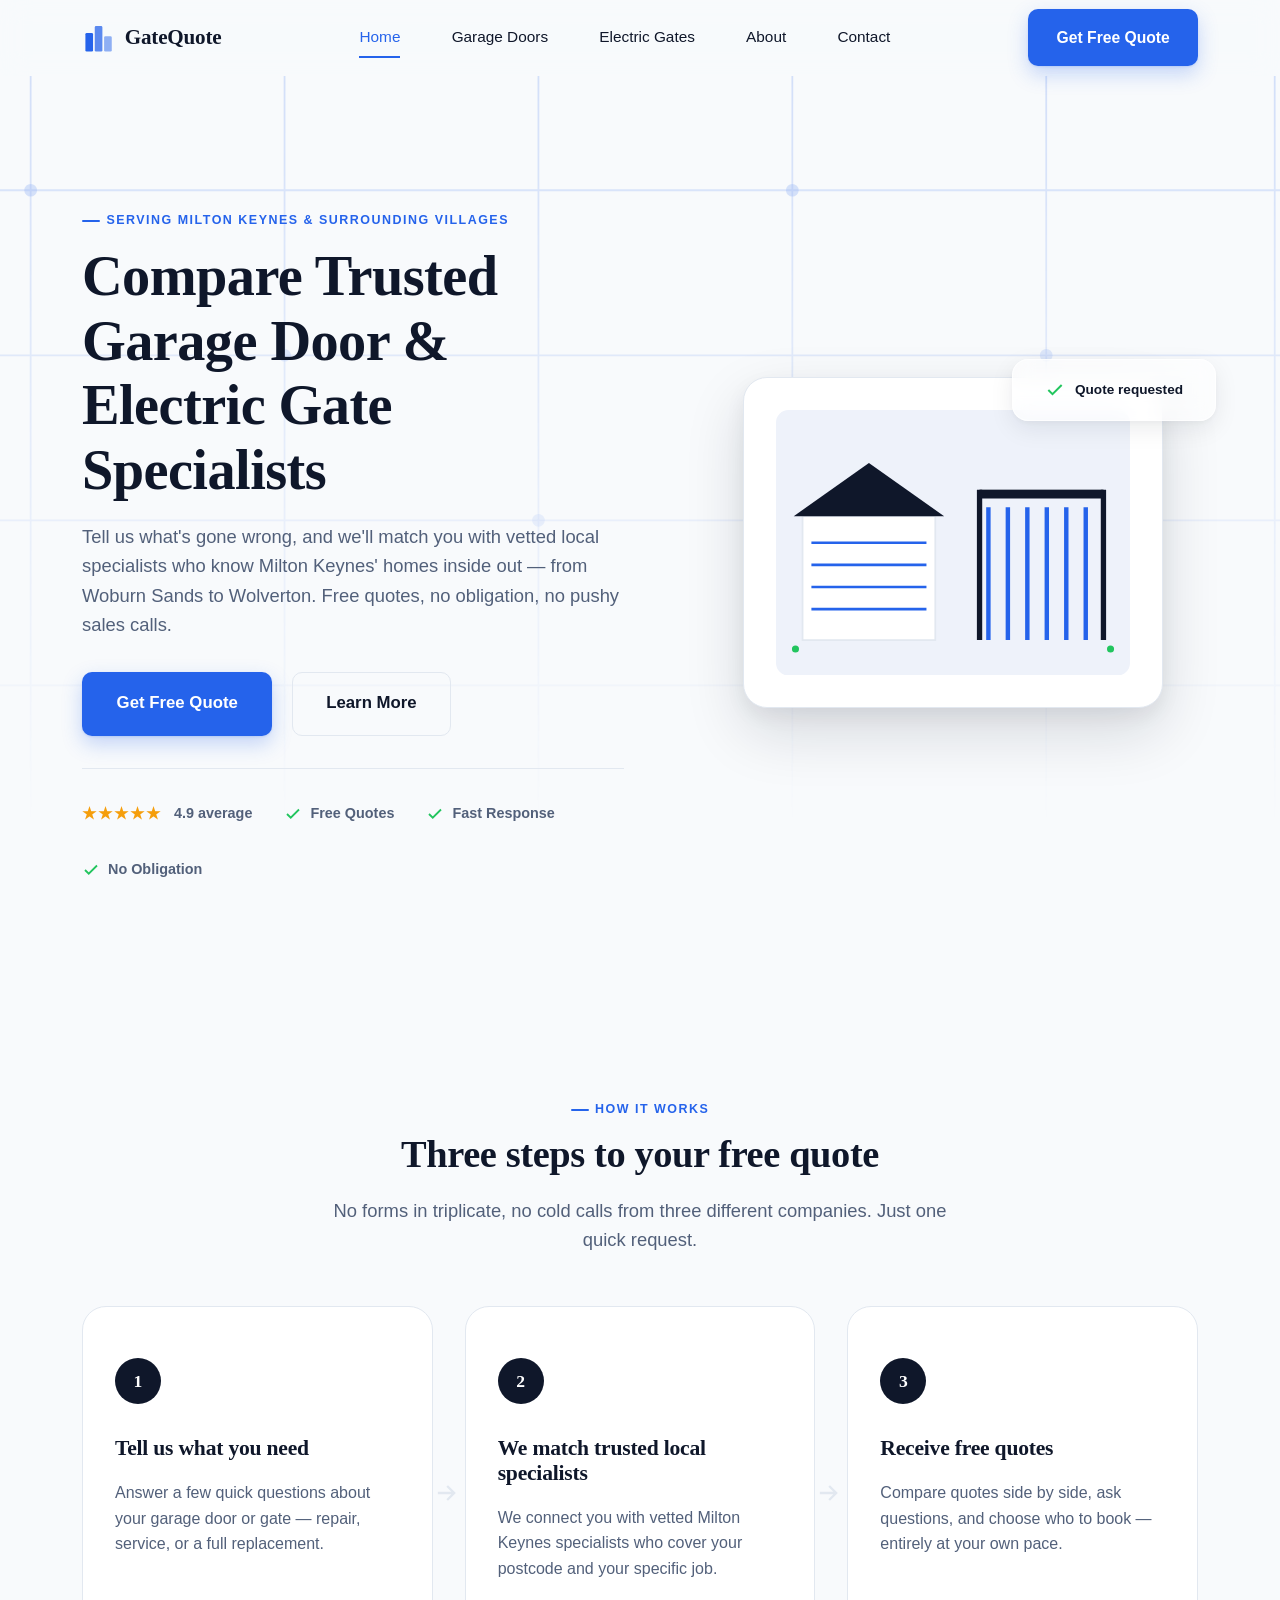
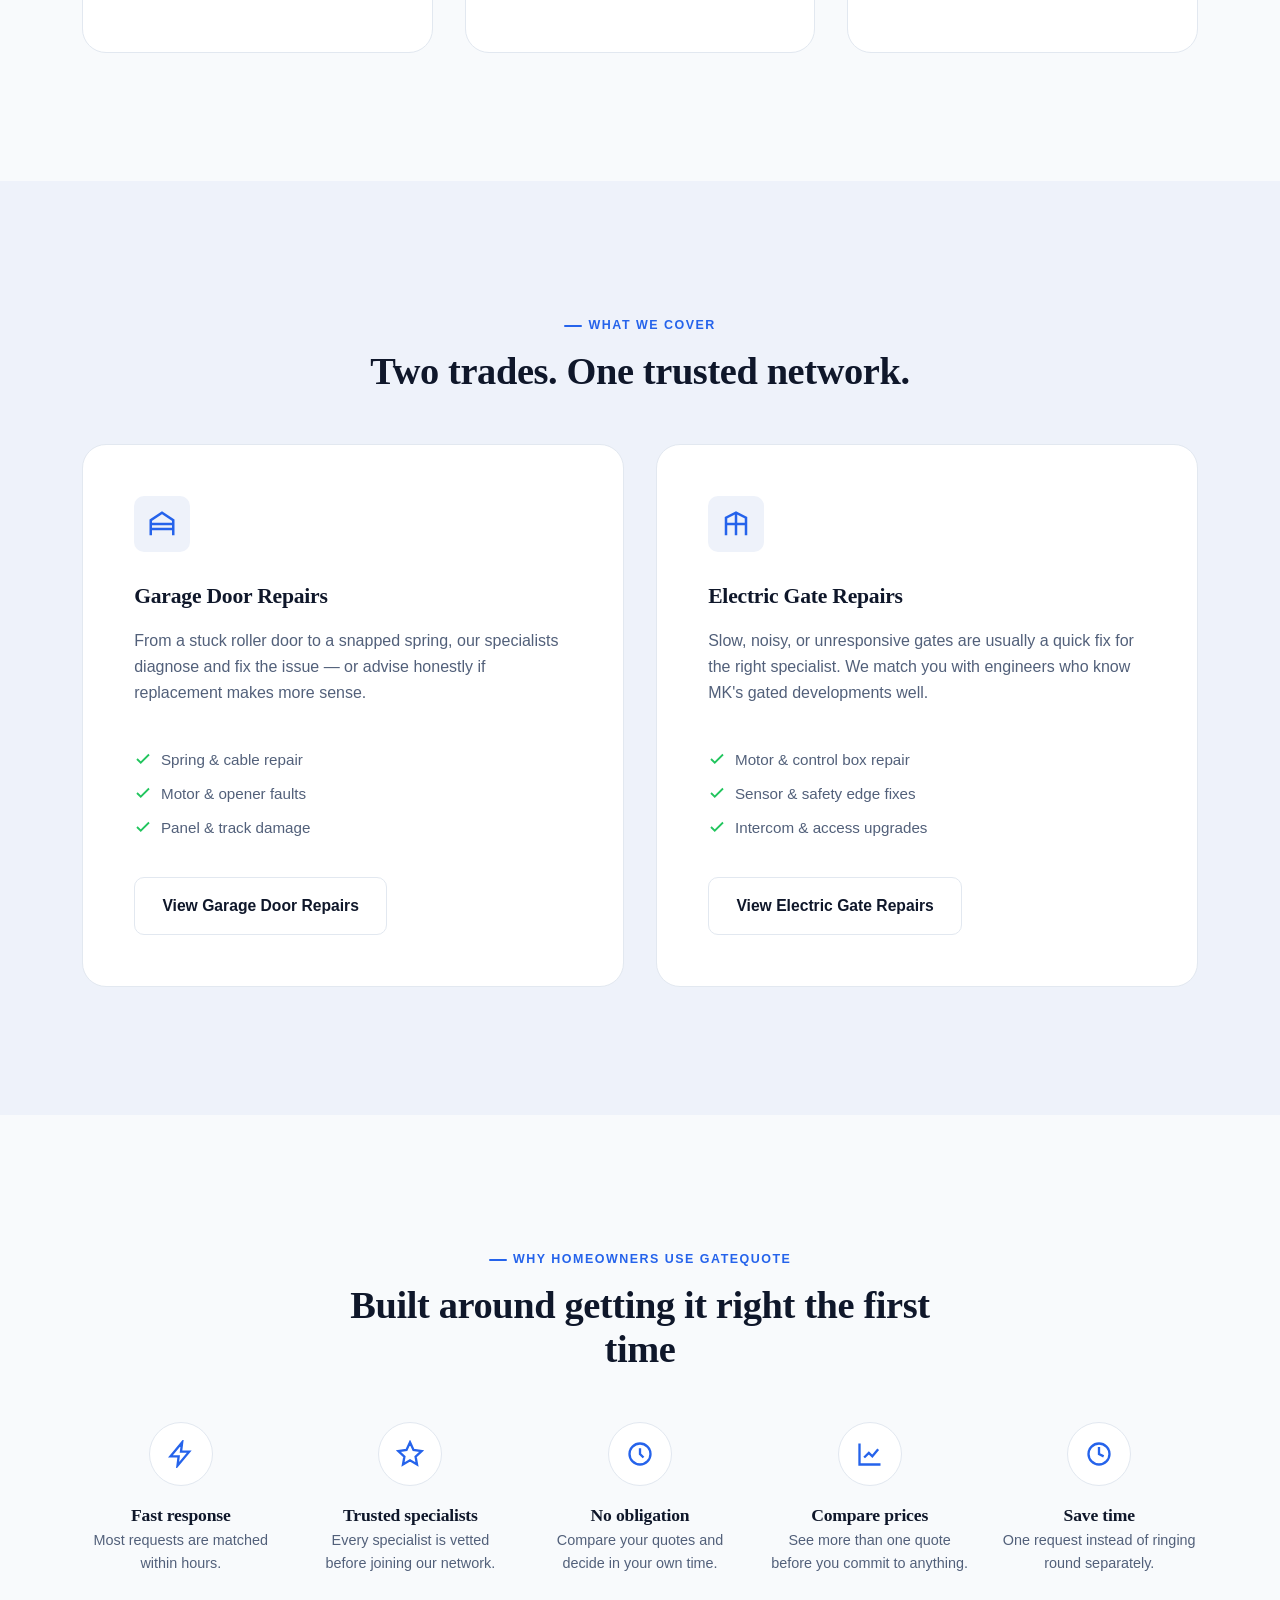
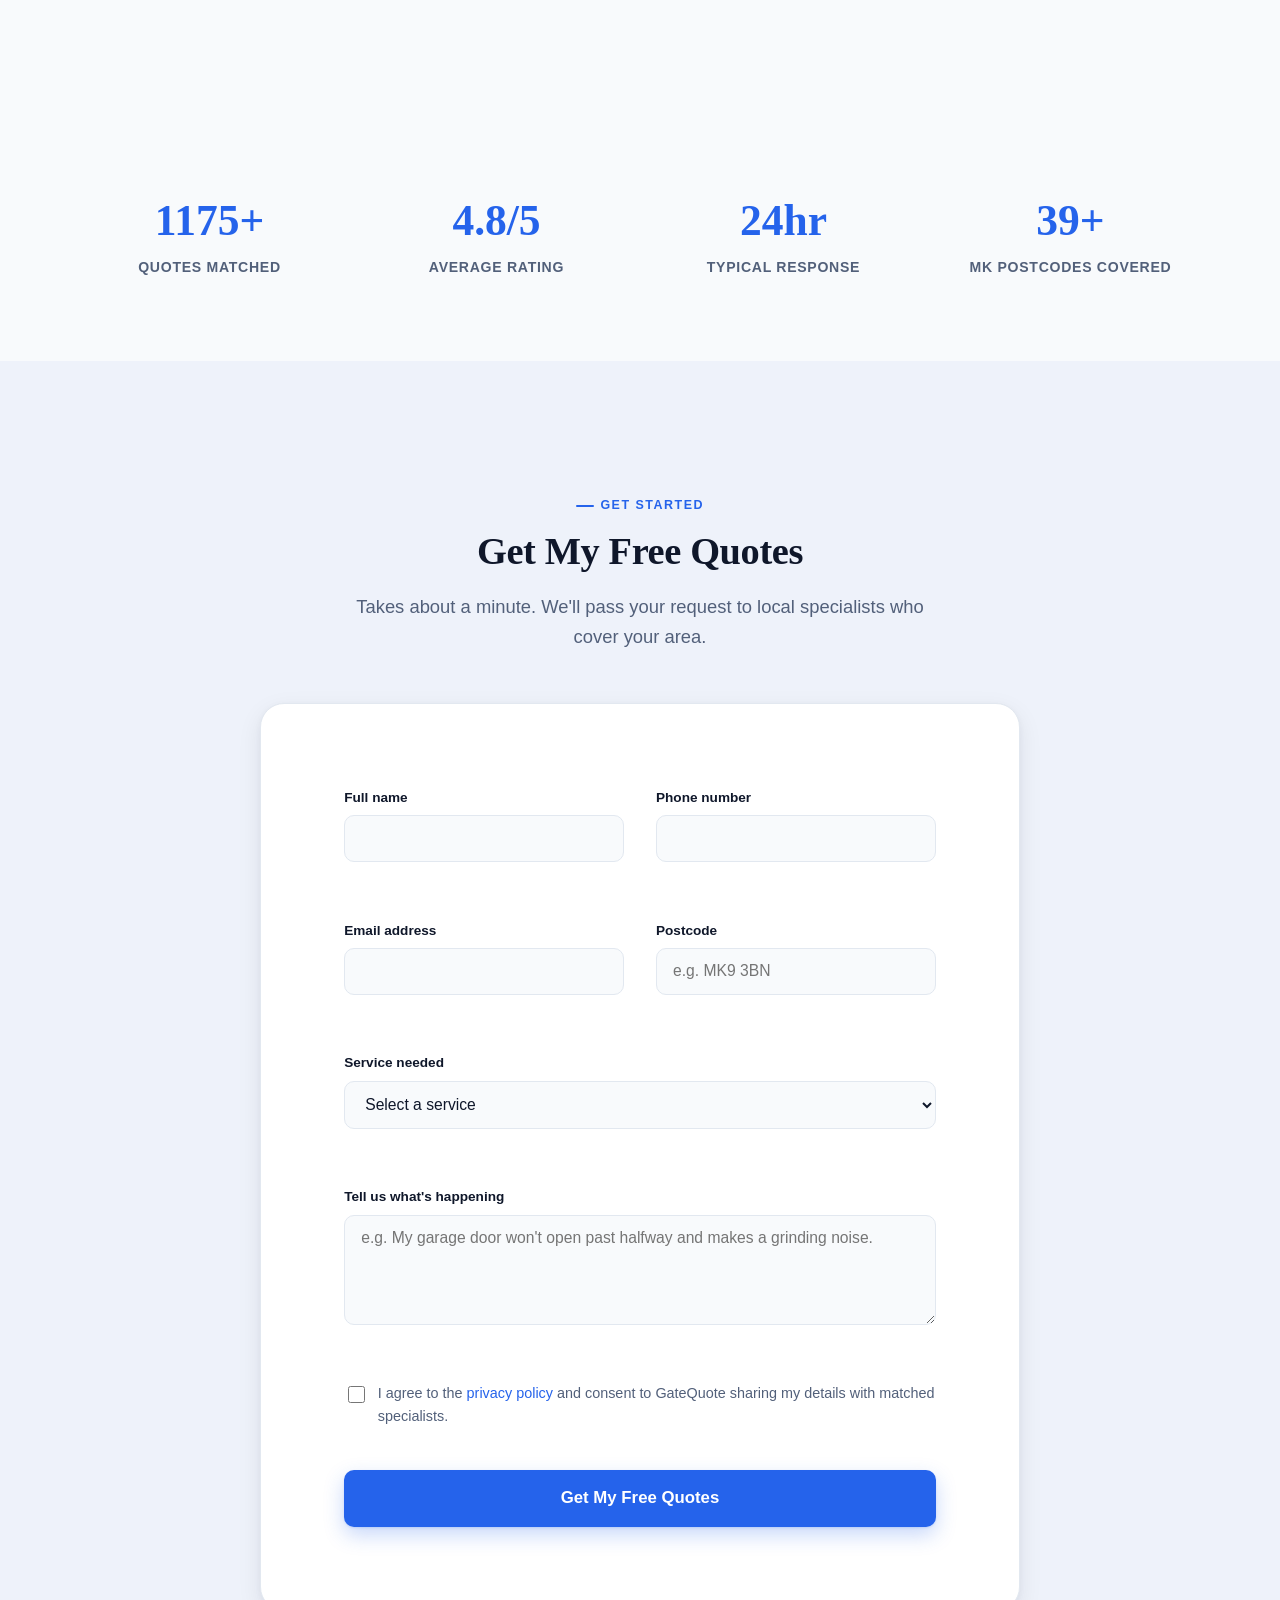
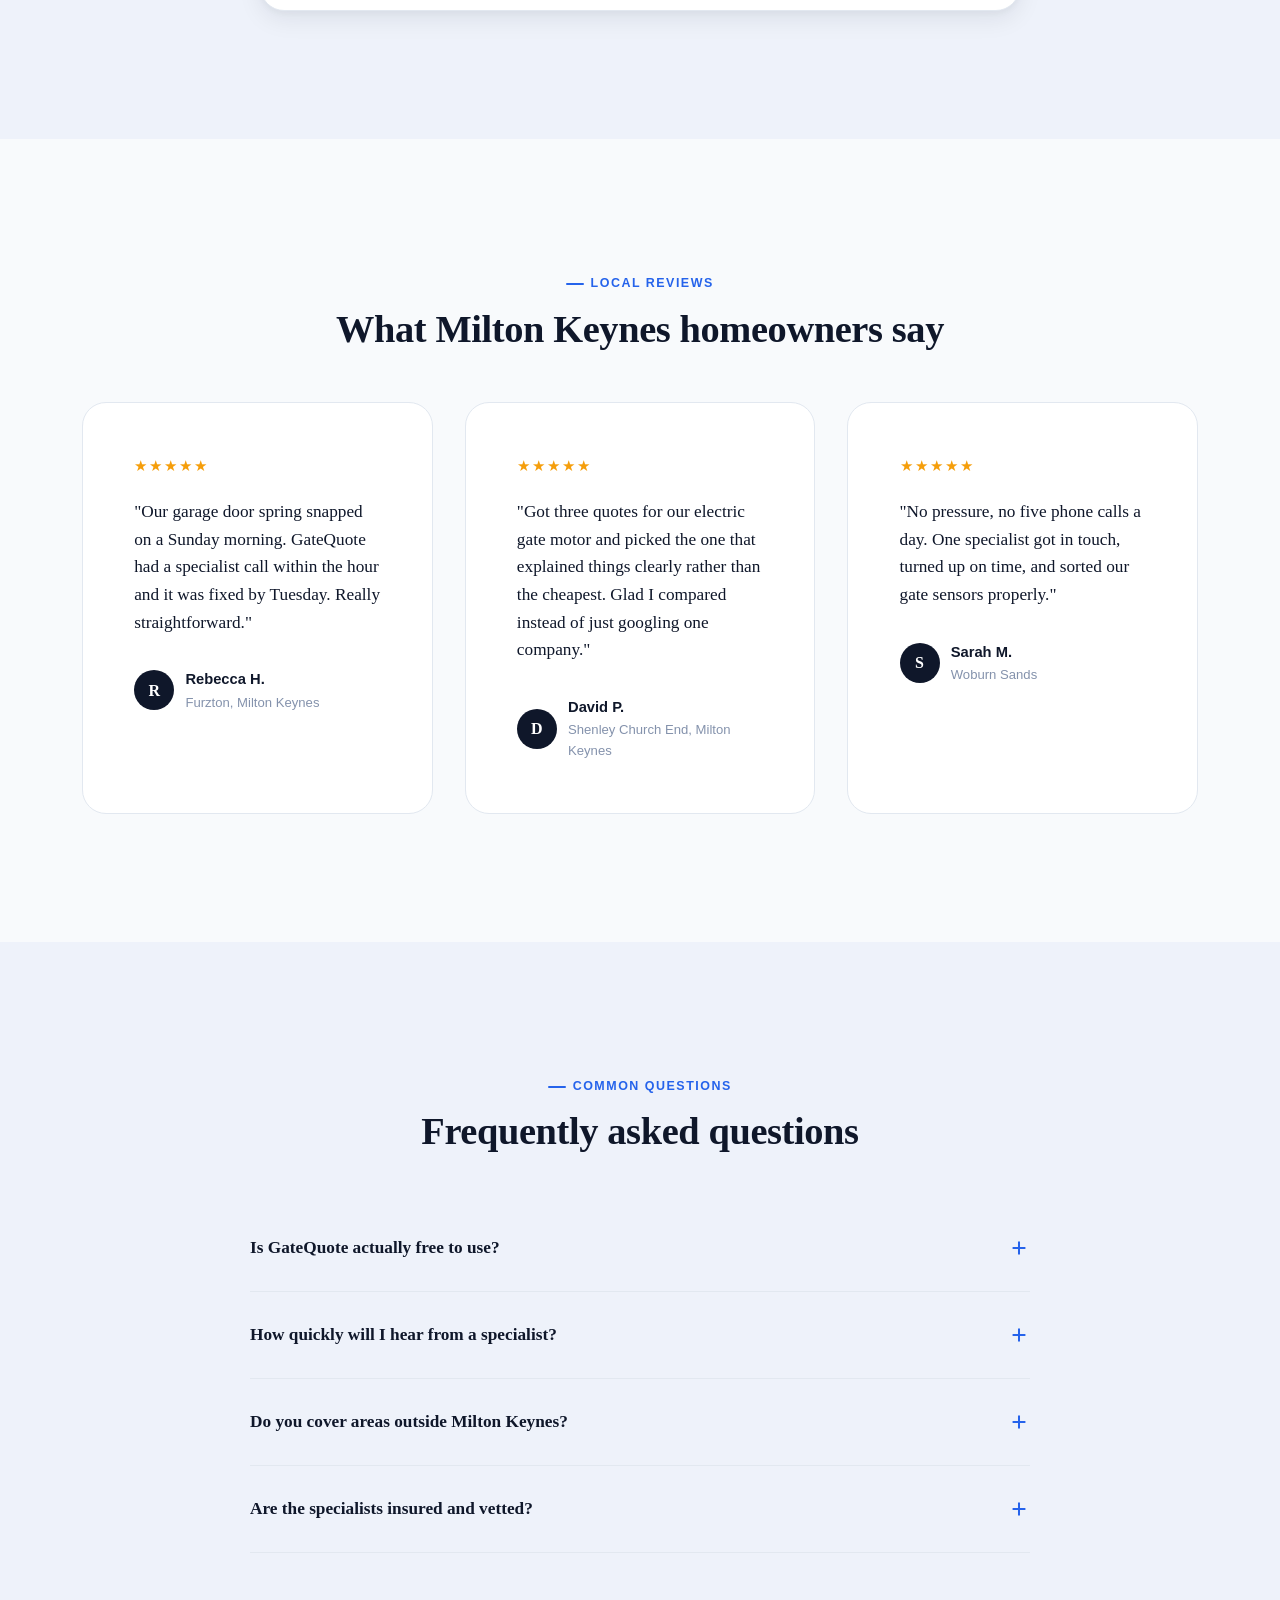
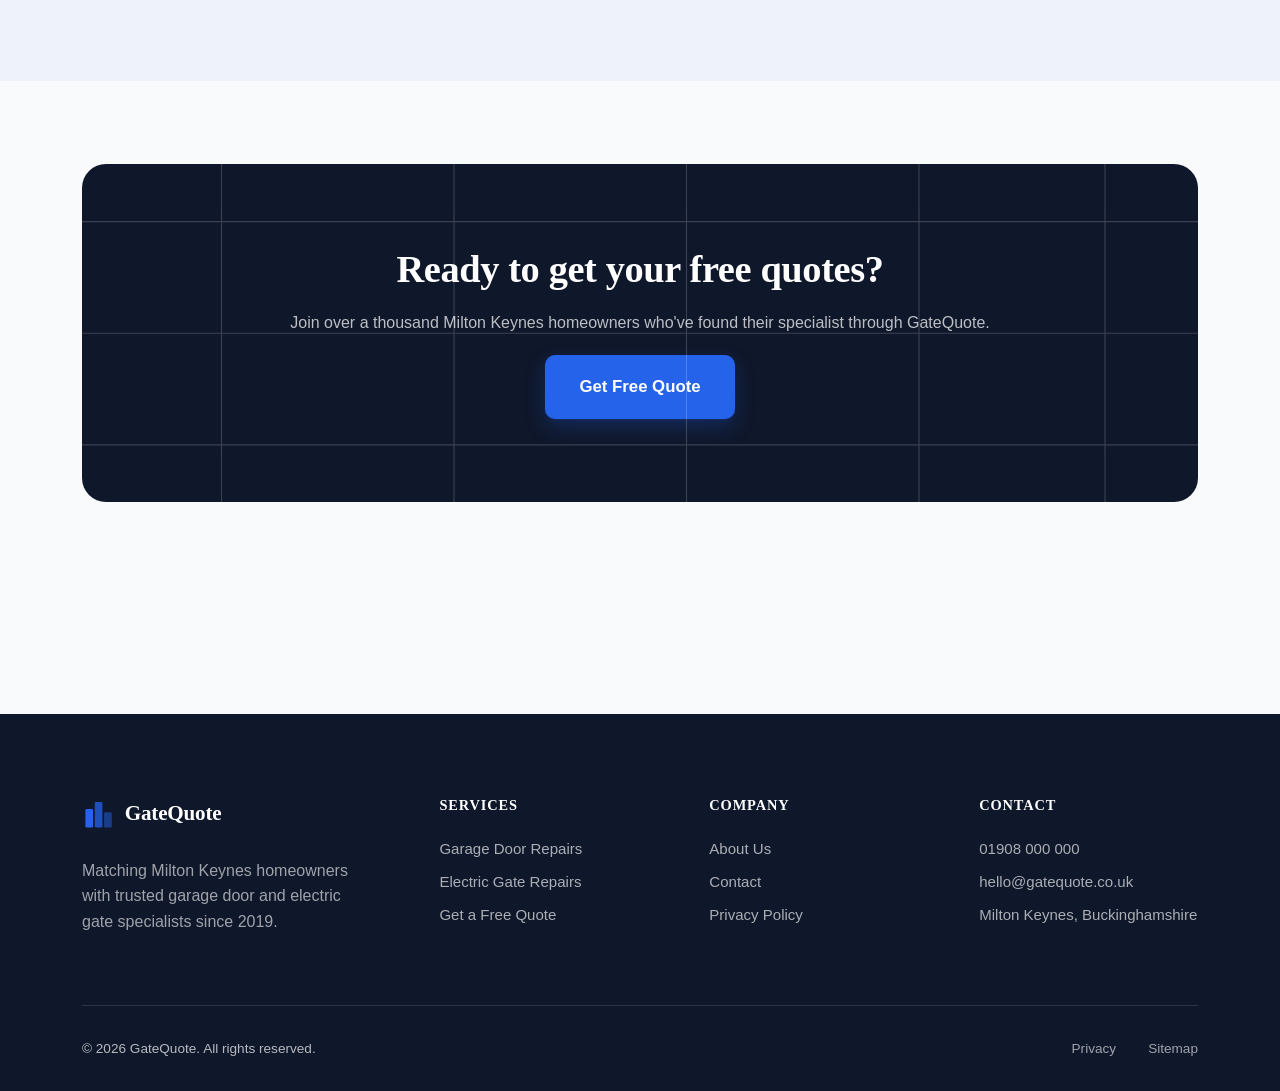
<file: index.html>
<!DOCTYPE html>
<html lang="en-GB">
<head>
<meta charset="UTF-8">
<meta name="viewport" content="width=device-width, initial-scale=1.0">
<title>GateQuote | Compare Trusted Garage Door &amp; Electric Gate Specialists in Milton Keynes</title>
<meta name="description" content="Get free, no-obligation quotes from vetted garage door and electric gate specialists across Milton Keynes. Fast response, trusted local tradespeople, no pressure.">
<link rel="canonical" href="https://www.gatequote.co.uk/">

<!-- Open Graph -->
<meta property="og:type" content="website">
<meta property="og:site_name" content="GateQuote">
<meta property="og:title" content="GateQuote | Compare Trusted Garage Door & Electric Gate Specialists in Milton Keynes">
<meta property="og:description" content="Get free, no-obligation quotes from vetted garage door and electric gate specialists across Milton Keynes.">
<meta property="og:url" content="https://www.gatequote.co.uk/">
<meta property="og:image" content="https://www.gatequote.co.uk/images/og-cover.png">

<!-- Twitter -->
<meta name="twitter:card" content="summary_large_image">
<meta name="twitter:title" content="GateQuote | Trusted Garage Door & Electric Gate Specialists in Milton Keynes">
<meta name="twitter:description" content="Compare vetted local specialists and get free quotes in minutes.">
<meta name="twitter:image" content="https://www.gatequote.co.uk/images/og-cover.png">

<link rel="icon" href="/favicon.ico" sizes="any">
<link rel="stylesheet" href="css/style.css">

<script type="application/ld+json">
{
  "@context": "https://schema.org",
  "@type": "LocalBusiness",
  "name": "GateQuote",
  "image": "https://www.gatequote.co.uk/images/og-cover.png",
  "description": "GateQuote matches Milton Keynes homeowners with trusted, vetted garage door and electric gate specialists for free, no-obligation quotes.",
  "address": {
    "@type": "PostalAddress",
    "addressLocality": "Milton Keynes",
    "addressRegion": "Buckinghamshire",
    "addressCountry": "GB"
  },
  "areaServed": {
    "@type": "City",
    "name": "Milton Keynes"
  },
  "telephone": "+44-1908-000000",
  "url": "https://www.gatequote.co.uk/",
  "priceRange": "££"
}
</script>
</head>
<body>
<a class="skip-link" href="#main">Skip to content</a>

<!-- ============================= NAVIGATION ============================= -->
<header class="navbar">
  <div class="nav-inner">
    <a href="index.html" class="brand">
      <svg class="brand-mark" viewBox="0 0 40 40" fill="none" xmlns="http://www.w3.org/2000/svg" aria-hidden="true">
        <rect x="4" y="14" width="9" height="22" rx="1.5" fill="currentColor"/>
        <rect x="15" y="6" width="9" height="30" rx="1.5" fill="currentColor" opacity="0.75"/>
        <rect x="26" y="18" width="9" height="18" rx="1.5" fill="currentColor" opacity="0.5"/>
      </svg>
      GateQuote
    </a>

    <nav class="nav-links" aria-label="Primary">
      <a href="index.html" aria-current="page">Home</a>
      <a href="garage-door-repairs.html">Garage Doors</a>
      <a href="electric-gate-repairs.html">Electric Gates</a>
      <a href="about.html">About</a>
      <a href="contact.html">Contact</a>
    </nav>

    <div class="nav-actions">
      <a class="btn btn-primary nav-cta" href="#quote">Get Free Quote</a>
      <button class="burger" aria-label="Open menu" aria-expanded="false" aria-controls="mobile-panel">
        <span></span><span></span><span></span>
      </button>
    </div>
  </div>
</header>

<div class="mobile-panel" id="mobile-panel">
  <a href="index.html">Home</a>
  <a href="garage-door-repairs.html">Garage Doors</a>
  <a href="electric-gate-repairs.html">Electric Gates</a>
  <a href="about.html">About</a>
  <a href="contact.html">Contact</a>
  <a class="btn btn-primary btn-block" href="#quote">Get Free Quote</a>
</div>

<main id="main">

  <!-- ============================= HERO ============================= -->
  <section class="hero">
    <div class="hero-gridmap" aria-hidden="true">
      <svg width="100%" height="100%" viewBox="0 0 1200 700" preserveAspectRatio="xMidYMid slice" xmlns="http://www.w3.org/2000/svg">
        <g stroke="#2563EB" stroke-width="1.4" opacity="0.35">
          <line x1="0" y1="90" x2="1200" y2="90"/>
          <line x1="0" y1="220" x2="1200" y2="220"/>
          <line x1="0" y1="350" x2="1200" y2="350"/>
          <line x1="0" y1="480" x2="1200" y2="480"/>
          <line x1="0" y1="610" x2="1200" y2="610"/>
          <line x1="120" y1="0" x2="120" y2="700"/>
          <line x1="320" y1="0" x2="320" y2="700"/>
          <line x1="520" y1="0" x2="520" y2="700"/>
          <line x1="720" y1="0" x2="720" y2="700"/>
          <line x1="920" y1="0" x2="920" y2="700"/>
          <line x1="1100" y1="0" x2="1100" y2="700"/>
        </g>
        <g fill="#2563EB" opacity="0.4">
          <circle cx="120" cy="90" r="5"/>
          <circle cx="320" cy="220" r="5"/>
          <circle cx="520" cy="350" r="5"/>
          <circle cx="720" cy="480" r="5"/>
          <circle cx="920" cy="220" r="5"/>
          <circle cx="1100" cy="610" r="5"/>
          <circle cx="320" cy="610" r="5"/>
          <circle cx="720" cy="90" r="5"/>
        </g>
      </svg>
    </div>

    <div class="container hero-inner">
      <div class="hero-copy reveal">
        <p class="eyebrow">Serving Milton Keynes &amp; surrounding villages</p>
        <h1>Compare Trusted Garage Door &amp; Electric Gate Specialists</h1>
        <p class="lede">Tell us what's gone wrong, and we'll match you with vetted local specialists who know Milton Keynes' homes inside out — from Woburn Sands to Wolverton. Free quotes, no obligation, no pushy sales calls.</p>

        <div class="hero-actions">
          <a href="#quote" class="btn btn-primary btn-lg">Get Free Quote</a>
          <a href="#how-it-works" class="btn btn-secondary btn-lg">Learn More</a>
        </div>

        <div class="trust-row">
          <div class="trust-item"><span class="stars">★★★★★</span>&nbsp;4.9 average</div>
          <div class="trust-item"><svg viewBox="0 0 24 24" fill="none" stroke="currentColor" stroke-width="2.4" aria-hidden="true"><path d="M20 6L9 17l-5-5"/></svg>Free Quotes</div>
          <div class="trust-item"><svg viewBox="0 0 24 24" fill="none" stroke="currentColor" stroke-width="2.4" aria-hidden="true"><path d="M20 6L9 17l-5-5"/></svg>Fast Response</div>
          <div class="trust-item"><svg viewBox="0 0 24 24" fill="none" stroke="currentColor" stroke-width="2.4" aria-hidden="true"><path d="M20 6L9 17l-5-5"/></svg>No Obligation</div>
        </div>
      </div>

      <div class="hero-visual reveal">
        <div class="hero-card-glass">
          <svg viewBox="0 0 24 24" fill="none" stroke="currentColor" stroke-width="2.4" aria-hidden="true"><path d="M20 6L9 17l-5-5"/></svg>
          Quote requested
        </div>
        <div class="hero-card">
          <svg viewBox="0 0 400 300" width="100%" xmlns="http://www.w3.org/2000/svg" role="img" aria-label="Illustration of a garage door and an electric gate">
            <rect x="0" y="0" width="400" height="300" rx="14" fill="#EEF2FA"/>
            <!-- Garage -->
            <rect x="30" y="120" width="150" height="140" fill="#FFFFFF" stroke="#E2E8F0" stroke-width="2"/>
            <polygon points="20,120 105,60 190,120" fill="#0F172A"/>
            <g stroke="#2563EB" stroke-width="3">
              <line x1="40" y1="150" x2="170" y2="150"/>
              <line x1="40" y1="175" x2="170" y2="175"/>
              <line x1="40" y1="200" x2="170" y2="200"/>
              <line x1="40" y1="225" x2="170" y2="225"/>
            </g>
            <!-- Gate -->
            <line x1="230" y1="260" x2="230" y2="90" stroke="#0F172A" stroke-width="6"/>
            <line x1="370" y1="260" x2="370" y2="90" stroke="#0F172A" stroke-width="6"/>
            <g stroke="#2563EB" stroke-width="5">
              <line x1="240" y1="260" x2="240" y2="110"/>
              <line x1="262" y1="260" x2="262" y2="110"/>
              <line x1="284" y1="260" x2="284" y2="110"/>
              <line x1="306" y1="260" x2="306" y2="110"/>
              <line x1="328" y1="260" x2="328" y2="110"/>
              <line x1="350" y1="260" x2="350" y2="110"/>
            </g>
            <rect x="230" y="90" width="140" height="10" fill="#0F172A"/>
            <circle cx="22" cy="270" r="4" fill="#22C55E"/>
            <circle cx="378" cy="270" r="4" fill="#22C55E"/>
          </svg>
        </div>
      </div>
    </div>
  </section>

  <!-- ============================= HOW IT WORKS ============================= -->
  <section class="section" id="how-it-works">
    <div class="container">
      <div class="section-head section-head--center">
        <p class="eyebrow">How it works</p>
        <h2>Three steps to your free quote</h2>
        <p class="lede" style="margin: 0 auto;">No forms in triplicate, no cold calls from three different companies. Just one quick request.</p>
      </div>

      <div class="steps">
        <div class="step-card reveal">
          <div class="step-number">1</div>
          <h3>Tell us what you need</h3>
          <p>Answer a few quick questions about your garage door or gate — repair, service, or a full replacement.</p>
          <svg class="step-connector" width="28" height="28" viewBox="0 0 24 24" fill="none" stroke="currentColor" stroke-width="2" aria-hidden="true"><path d="M5 12h14M13 6l6 6-6 6"/></svg>
        </div>
        <div class="step-card reveal">
          <div class="step-number">2</div>
          <h3>We match trusted local specialists</h3>
          <p>We connect you with vetted Milton Keynes specialists who cover your postcode and your specific job.</p>
          <svg class="step-connector" width="28" height="28" viewBox="0 0 24 24" fill="none" stroke="currentColor" stroke-width="2" aria-hidden="true"><path d="M5 12h14M13 6l6 6-6 6"/></svg>
        </div>
        <div class="step-card reveal">
          <div class="step-number">3</div>
          <h3>Receive free quotes</h3>
          <p>Compare quotes side by side, ask questions, and choose who to book — entirely at your own pace.</p>
        </div>
      </div>
    </div>
  </section>

  <!-- ============================= SERVICES ============================= -->
  <section class="section section--alt">
    <div class="container">
      <div class="section-head section-head--center">
        <p class="eyebrow">What we cover</p>
        <h2>Two trades. One trusted network.</h2>
      </div>

      <div class="service-grid">
        <article class="service-card reveal">
          <div class="service-icon">
            <svg viewBox="0 0 24 24" fill="none" stroke="currentColor" stroke-width="2" aria-hidden="true"><path d="M3 21V9l9-6 9 6v12"/><path d="M3 12h18"/><path d="M3 16h18"/></svg>
          </div>
          <h3>Garage Door Repairs</h3>
          <p>From a stuck roller door to a snapped spring, our specialists diagnose and fix the issue — or advise honestly if replacement makes more sense.</p>
          <ul class="service-features">
            <li><svg viewBox="0 0 24 24" fill="none" stroke="currentColor" stroke-width="2.4" aria-hidden="true"><path d="M20 6L9 17l-5-5"/></svg>Spring &amp; cable repair</li>
            <li><svg viewBox="0 0 24 24" fill="none" stroke="currentColor" stroke-width="2.4" aria-hidden="true"><path d="M20 6L9 17l-5-5"/></svg>Motor &amp; opener faults</li>
            <li><svg viewBox="0 0 24 24" fill="none" stroke="currentColor" stroke-width="2.4" aria-hidden="true"><path d="M20 6L9 17l-5-5"/></svg>Panel &amp; track damage</li>
          </ul>
          <a href="garage-door-repairs.html" class="btn btn-secondary">View Garage Door Repairs</a>
        </article>

        <article class="service-card reveal">
          <div class="service-icon">
            <svg viewBox="0 0 24 24" fill="none" stroke="currentColor" stroke-width="2" aria-hidden="true"><path d="M4 21V7l8-4 8 4v14"/><path d="M12 3v18"/><path d="M4 12h16"/></svg>
          </div>
          <h3>Electric Gate Repairs</h3>
          <p>Slow, noisy, or unresponsive gates are usually a quick fix for the right specialist. We match you with engineers who know MK's gated developments well.</p>
          <ul class="service-features">
            <li><svg viewBox="0 0 24 24" fill="none" stroke="currentColor" stroke-width="2.4" aria-hidden="true"><path d="M20 6L9 17l-5-5"/></svg>Motor &amp; control box repair</li>
            <li><svg viewBox="0 0 24 24" fill="none" stroke="currentColor" stroke-width="2.4" aria-hidden="true"><path d="M20 6L9 17l-5-5"/></svg>Sensor &amp; safety edge fixes</li>
            <li><svg viewBox="0 0 24 24" fill="none" stroke="currentColor" stroke-width="2.4" aria-hidden="true"><path d="M20 6L9 17l-5-5"/></svg>Intercom &amp; access upgrades</li>
          </ul>
          <a href="electric-gate-repairs.html" class="btn btn-secondary">View Electric Gate Repairs</a>
        </article>
      </div>
    </div>
  </section>

  <!-- ============================= BENEFITS ============================= -->
  <section class="section">
    <div class="container">
      <div class="section-head section-head--center">
        <p class="eyebrow">Why homeowners use GateQuote</p>
        <h2>Built around getting it right the first time</h2>
      </div>

      <div class="benefit-grid">
        <div class="benefit-item reveal">
          <div class="benefit-icon"><svg viewBox="0 0 24 24" fill="none" stroke="currentColor" stroke-width="2" aria-hidden="true"><path d="M13 2L3 14h7l-1 8 10-12h-7l1-8z"/></svg></div>
          <h4>Fast response</h4>
          <p>Most requests are matched within hours.</p>
        </div>
        <div class="benefit-item reveal">
          <div class="benefit-icon"><svg viewBox="0 0 24 24" fill="none" stroke="currentColor" stroke-width="2" aria-hidden="true"><path d="M12 2l3 6.5 7 1-5.2 4.8L18 21l-6-3.6L6 21l1.2-6.7L2 9.5l7-1z"/></svg></div>
          <h4>Trusted specialists</h4>
          <p>Every specialist is vetted before joining our network.</p>
        </div>
        <div class="benefit-item reveal">
          <div class="benefit-icon"><svg viewBox="0 0 24 24" fill="none" stroke="currentColor" stroke-width="2" aria-hidden="true"><circle cx="12" cy="12" r="9"/><path d="M12 7v5l3 3"/></svg></div>
          <h4>No obligation</h4>
          <p>Compare your quotes and decide in your own time.</p>
        </div>
        <div class="benefit-item reveal">
          <div class="benefit-icon"><svg viewBox="0 0 24 24" fill="none" stroke="currentColor" stroke-width="2" aria-hidden="true"><path d="M3 3v18h18"/><path d="M7 15l4-4 3 3 5-6"/></svg></div>
          <h4>Compare prices</h4>
          <p>See more than one quote before you commit to anything.</p>
        </div>
        <div class="benefit-item reveal">
          <div class="benefit-icon"><svg viewBox="0 0 24 24" fill="none" stroke="currentColor" stroke-width="2" aria-hidden="true"><circle cx="12" cy="12" r="9"/><path d="M12 6v6l4 2"/></svg></div>
          <h4>Save time</h4>
          <p>One request instead of ringing round separately.</p>
        </div>
      </div>
    </div>
  </section>

  <!-- ============================= STATS ============================= -->
  <section class="section--tight">
    <div class="container">
      <div class="stat-row">
        <div class="reveal">
          <div class="stat-number"><span data-count-to="1200" data-suffix="+">0</span></div>
          <div class="stat-label">Quotes matched</div>
        </div>
        <div class="reveal">
          <div class="stat-number"><span data-count-to="4.9" data-suffix="/5">0</span></div>
          <div class="stat-label">Average rating</div>
        </div>
        <div class="reveal">
          <div class="stat-number"><span data-count-to="24" data-suffix="hr">0</span></div>
          <div class="stat-label">Typical response</div>
        </div>
        <div class="reveal">
          <div class="stat-number"><span data-count-to="40" data-suffix="+">0</span></div>
          <div class="stat-label">MK postcodes covered</div>
        </div>
      </div>
    </div>
  </section>

  <!-- ============================= QUOTE FORM ============================= -->
  <section class="section section--alt" id="quote">
    <div class="container">
      <div class="section-head section-head--center">
        <p class="eyebrow">Get started</p>
        <h2>Get My Free Quotes</h2>
        <p class="lede" style="margin: 0 auto;">Takes about a minute. We'll pass your request to local specialists who cover your area.</p>
      </div>

      <div class="form-card reveal">
        <div class="form-success" role="status">
          <svg viewBox="0 0 24 24" fill="none" stroke="currentColor" stroke-width="2.4" aria-hidden="true"><path d="M20 6L9 17l-5-5"/></svg>
          <span>Thanks — your request has been sent. A local specialist will be in touch shortly.</span>
        </div>

        <form action="https://formspree.io/f/your-form-id" method="POST" data-validate novalidate>
          <div class="form-grid">
            <div class="form-field">
              <label for="name">Full name</label>
              <input type="text" id="name" name="name" required autocomplete="name">
              <span class="field-error"></span>
            </div>
            <div class="form-field">
              <label for="phone">Phone number</label>
              <input type="tel" id="phone" name="phone" required autocomplete="tel">
              <span class="field-error"></span>
            </div>
            <div class="form-field">
              <label for="email">Email address</label>
              <input type="email" id="email" name="email" required autocomplete="email">
              <span class="field-error"></span>
            </div>
            <div class="form-field">
              <label for="postcode">Postcode</label>
              <input type="text" id="postcode" name="postcode" required placeholder="e.g. MK9 3BN" autocomplete="postal-code">
              <span class="field-error"></span>
            </div>
            <div class="form-field form-field--full">
              <label for="service">Service needed</label>
              <select id="service" name="service" required>
                <option value="">Select a service</option>
                <option value="garage-door-repair">Garage Door Repair</option>
                <option value="garage-door-installation">Garage Door Installation</option>
                <option value="electric-gate-repair">Electric Gate Repair</option>
                <option value="electric-gate-installation">Electric Gate Installation</option>
                <option value="other">Something else</option>
              </select>
              <span class="field-error"></span>
            </div>
            <div class="form-field form-field--full">
              <label for="description">Tell us what's happening</label>
              <textarea id="description" name="description" required placeholder="e.g. My garage door won't open past halfway and makes a grinding noise."></textarea>
              <span class="field-error"></span>
            </div>
            <div class="checkbox-field">
              <input type="checkbox" id="consent" name="consent" required>
              <label for="consent">I agree to the <a href="privacy.html">privacy policy</a> and consent to GateQuote sharing my details with matched specialists.</label>
            </div>
          </div>
          <span class="field-error" style="display:block; margin-bottom: 0.6rem;"></span>
          <button type="submit" class="btn btn-primary btn-lg btn-block" data-original-text="Get My Free Quotes">Get My Free Quotes</button>
        </form>
      </div>
    </div>
  </section>

  <!-- ============================= TESTIMONIALS ============================= -->
  <section class="section">
    <div class="container">
      <div class="section-head section-head--center">
        <p class="eyebrow">Local reviews</p>
        <h2>What Milton Keynes homeowners say</h2>
      </div>

      <div class="testimonial-grid">
        <article class="testimonial-card reveal">
          <div class="testimonial-stars">★★★★★</div>
          <p class="testimonial-quote">"Our garage door spring snapped on a Sunday morning. GateQuote had a specialist call within the hour and it was fixed by Tuesday. Really straightforward."</p>
          <div class="testimonial-author">
            <div class="author-avatar">R</div>
            <div><div class="author-name">Rebecca H.</div><div class="author-loc">Furzton, Milton Keynes</div></div>
          </div>
        </article>
        <article class="testimonial-card reveal">
          <div class="testimonial-stars">★★★★★</div>
          <p class="testimonial-quote">"Got three quotes for our electric gate motor and picked the one that explained things clearly rather than the cheapest. Glad I compared instead of just googling one company."</p>
          <div class="testimonial-author">
            <div class="author-avatar">D</div>
            <div><div class="author-name">David P.</div><div class="author-loc">Shenley Church End, Milton Keynes</div></div>
          </div>
        </article>
        <article class="testimonial-card reveal">
          <div class="testimonial-stars">★★★★★</div>
          <p class="testimonial-quote">"No pressure, no five phone calls a day. One specialist got in touch, turned up on time, and sorted our gate sensors properly."</p>
          <div class="testimonial-author">
            <div class="author-avatar">S</div>
            <div><div class="author-name">Sarah M.</div><div class="author-loc">Woburn Sands</div></div>
          </div>
        </article>
      </div>
    </div>
  </section>

  <!-- ============================= FAQ ============================= -->
  <section class="section section--alt">
    <div class="container">
      <div class="section-head section-head--center">
        <p class="eyebrow">Common questions</p>
        <h2>Frequently asked questions</h2>
      </div>

      <div class="accordion">
        <div class="accordion-item">
          <button class="accordion-trigger" aria-expanded="false">
            Is GateQuote actually free to use?
            <svg class="icon-plus" viewBox="0 0 24 24" fill="none" stroke="currentColor" stroke-width="2.2" aria-hidden="true"><path d="M12 5v14M5 12h14"/></svg>
          </button>
          <div class="accordion-panel">
            <div class="accordion-panel-inner">
              <p>Yes. Requesting quotes through GateQuote costs nothing, and you're never obligated to book any of the specialists we match you with.</p>
            </div>
          </div>
        </div>
        <div class="accordion-item">
          <button class="accordion-trigger" aria-expanded="false">
            How quickly will I hear from a specialist?
            <svg class="icon-plus" viewBox="0 0 24 24" fill="none" stroke="currentColor" stroke-width="2.2" aria-hidden="true"><path d="M12 5v14M5 12h14"/></svg>
          </button>
          <div class="accordion-panel">
            <div class="accordion-panel-inner">
              <p>Most homeowners hear back within a few hours during the working week. For urgent issues, mention it in your description and we'll flag it as a priority.</p>
            </div>
          </div>
        </div>
        <div class="accordion-item">
          <button class="accordion-trigger" aria-expanded="false">
            Do you cover areas outside Milton Keynes?
            <svg class="icon-plus" viewBox="0 0 24 24" fill="none" stroke="currentColor" stroke-width="2.2" aria-hidden="true"><path d="M12 5v14M5 12h14"/></svg>
          </button>
          <div class="accordion-panel">
            <div class="accordion-panel-inner">
              <p>Our specialist network is focused on Milton Keynes and the surrounding villages, including Newport Pagnell, Woburn Sands, Olney and Bletchley. Enter your postcode and we'll confirm coverage.</p>
            </div>
          </div>
        </div>
        <div class="accordion-item">
          <button class="accordion-trigger" aria-expanded="false">
            Are the specialists insured and vetted?
            <svg class="icon-plus" viewBox="0 0 24 24" fill="none" stroke="currentColor" stroke-width="2.2" aria-hidden="true"><path d="M12 5v14M5 12h14"/></svg>
          </button>
          <div class="accordion-panel">
            <div class="accordion-panel-inner">
              <p>We only work with specialists who hold public liability insurance and can demonstrate a track record of completed local jobs before joining our network.</p>
            </div>
          </div>
        </div>
      </div>
    </div>
  </section>

  <!-- ============================= CTA BAND ============================= -->
  <section class="section--tight">
    <div class="container">
      <div class="cta-band reveal">
        <div class="cta-band-grid" aria-hidden="true">
          <svg width="100%" height="100%" viewBox="0 0 1200 400" preserveAspectRatio="xMidYMid slice" xmlns="http://www.w3.org/2000/svg">
            <g stroke="#FFFFFF" stroke-width="1.2">
              <line x1="0" y1="80" x2="1200" y2="80"/>
              <line x1="0" y1="200" x2="1200" y2="200"/>
              <line x1="0" y1="320" x2="1200" y2="320"/>
              <line x1="150" y1="0" x2="150" y2="400"/>
              <line x1="400" y1="0" x2="400" y2="400"/>
              <line x1="650" y1="0" x2="650" y2="400"/>
              <line x1="900" y1="0" x2="900" y2="400"/>
              <line x1="1100" y1="0" x2="1100" y2="400"/>
            </g>
          </svg>
        </div>
        <h2>Ready to get your free quotes?</h2>
        <p>Join over a thousand Milton Keynes homeowners who've found their specialist through GateQuote.</p>
        <a href="#quote" class="btn btn-primary btn-lg">Get Free Quote</a>
      </div>
    </div>
  </section>

</main>

<!-- ============================= FOOTER ============================= -->
<footer class="site-footer">
  <div class="container">
    <div class="footer-grid">
      <div class="footer-brand">
        <a href="index.html" class="brand">
          <svg class="brand-mark" viewBox="0 0 40 40" fill="none" xmlns="http://www.w3.org/2000/svg" aria-hidden="true">
            <rect x="4" y="14" width="9" height="22" rx="1.5" fill="currentColor"/>
            <rect x="15" y="6" width="9" height="30" rx="1.5" fill="currentColor" opacity="0.75"/>
            <rect x="26" y="18" width="9" height="18" rx="1.5" fill="currentColor" opacity="0.5"/>
          </svg>
          GateQuote
        </a>
        <p>Matching Milton Keynes homeowners with trusted garage door and electric gate specialists since 2019.</p>
      </div>
      <div class="footer-col">
        <h4>Services</h4>
        <a href="garage-door-repairs.html">Garage Door Repairs</a>
        <a href="electric-gate-repairs.html">Electric Gate Repairs</a>
        <a href="index.html#quote">Get a Free Quote</a>
      </div>
      <div class="footer-col">
        <h4>Company</h4>
        <a href="about.html">About Us</a>
        <a href="contact.html">Contact</a>
        <a href="privacy.html">Privacy Policy</a>
      </div>
      <div class="footer-col">
        <h4>Contact</h4>
        <p>01908 000 000</p>
        <p>hello@gatequote.co.uk</p>
        <p>Milton Keynes, Buckinghamshire</p>
      </div>
    </div>
    <div class="footer-bottom">
      <span>&copy; <span id="year">2026</span> GateQuote. All rights reserved.</span>
      <div class="footer-legal">
        <a href="privacy.html">Privacy</a>
        <a href="404.html">Sitemap</a>
      </div>
    </div>
  </div>
</footer>

<script src="js/script.js"></script>
</body>
</html>
</file>
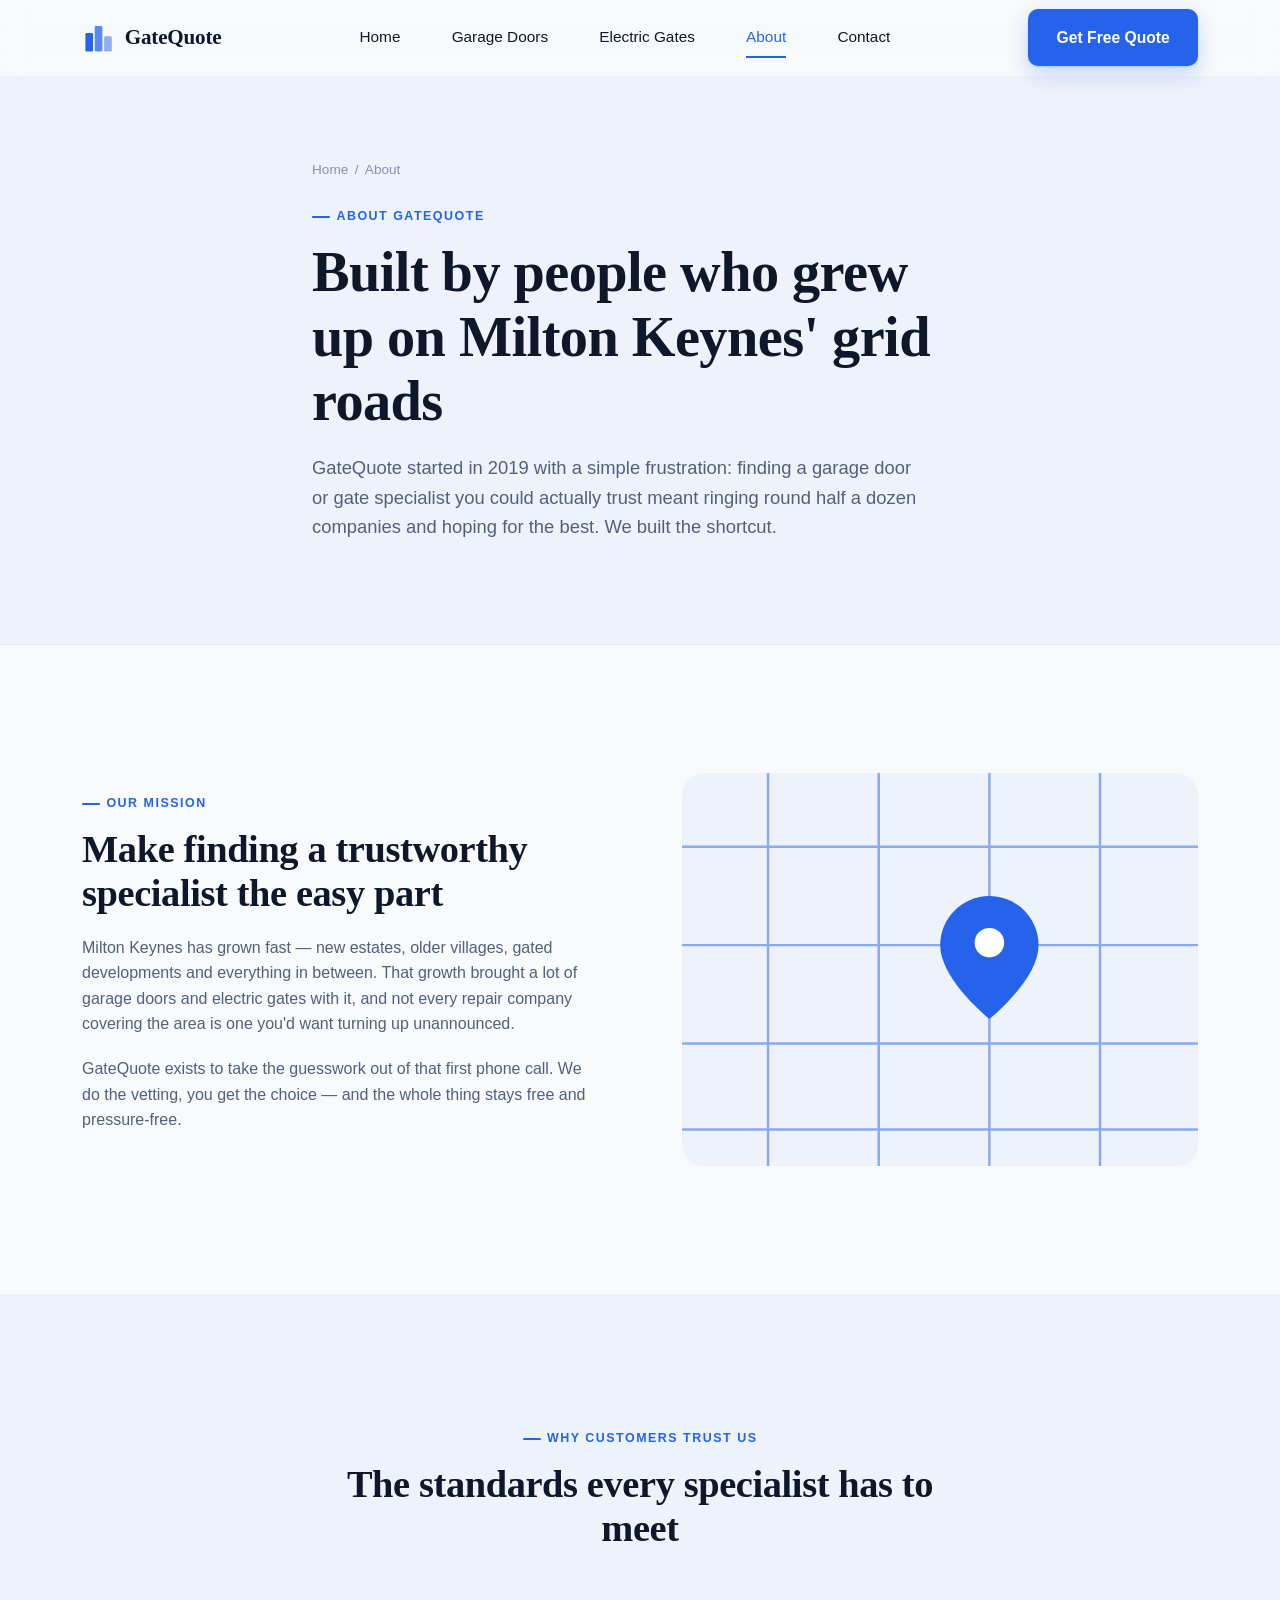
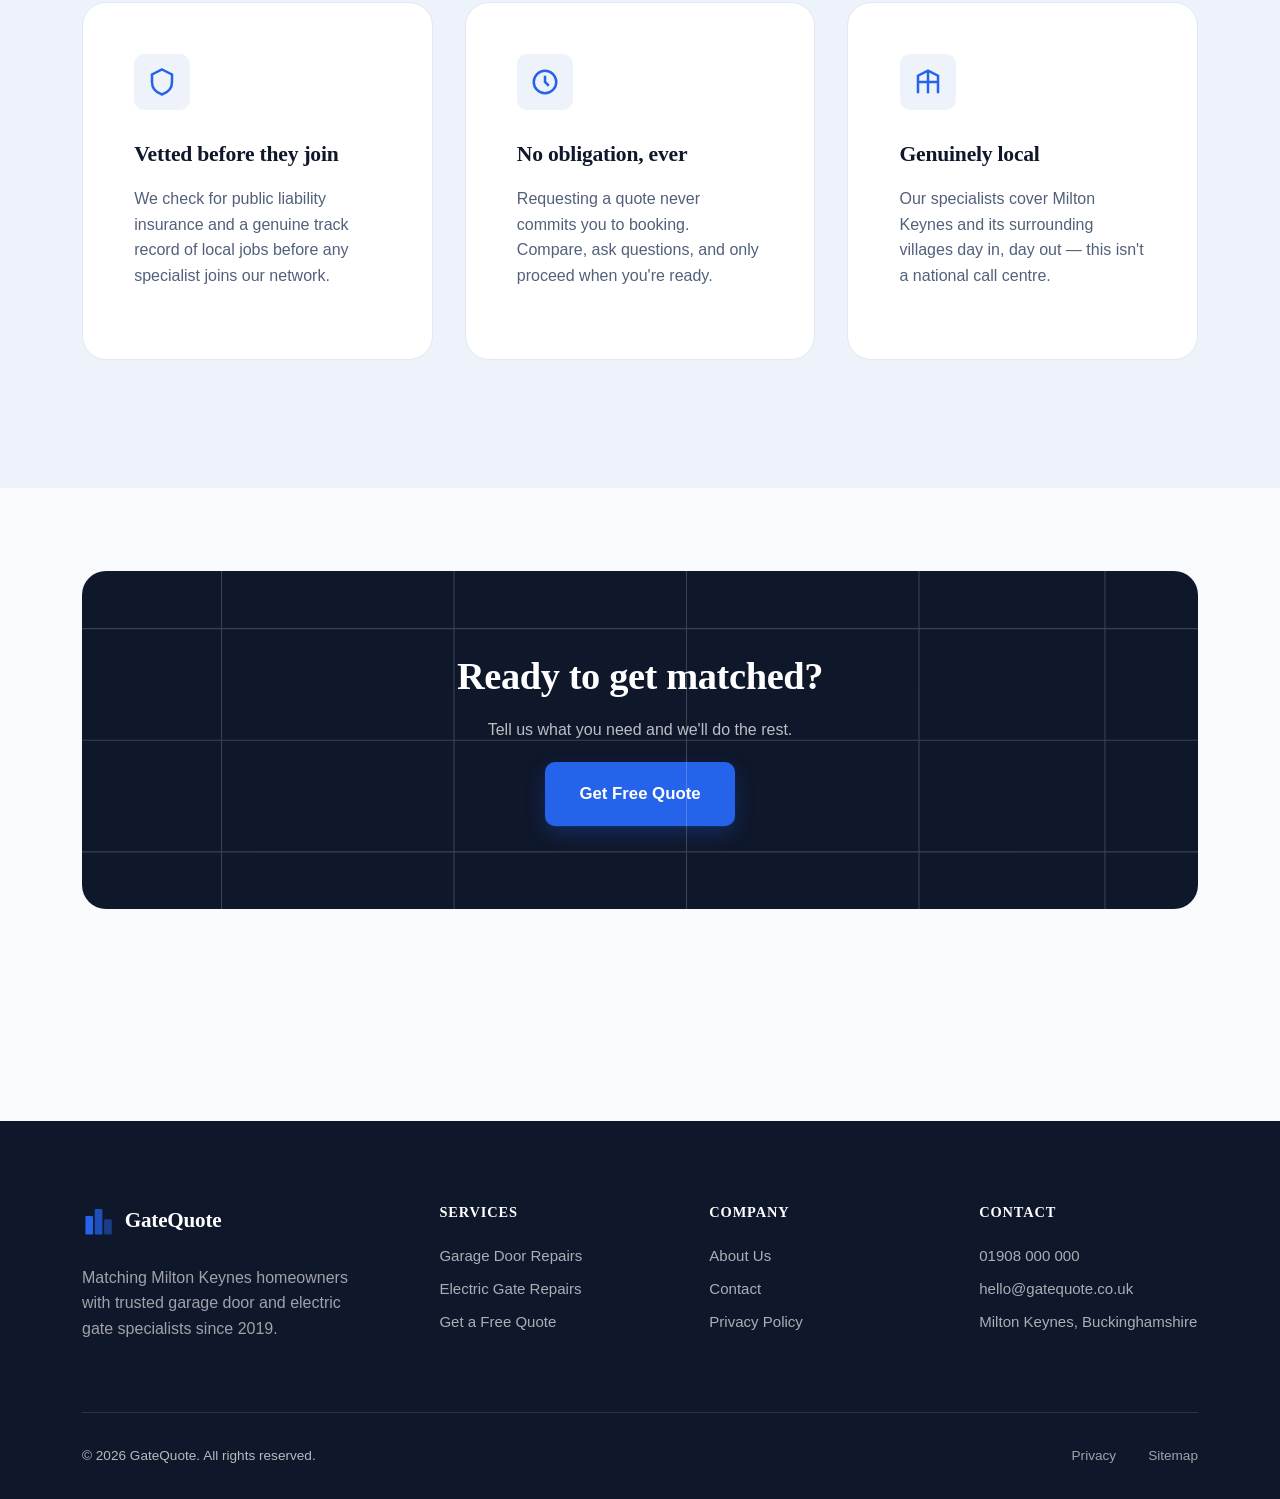
<file: about.html>
<!DOCTYPE html>
<html lang="en-GB">
<head>
<meta charset="UTF-8">
<meta name="viewport" content="width=device-width, initial-scale=1.0">
<title>About GateQuote | Milton Keynes Garage Door &amp; Gate Specialist Network</title>
<meta name="description" content="GateQuote connects Milton Keynes homeowners with vetted, trusted garage door and electric gate specialists. Learn about our mission and how we vet every specialist.">
<link rel="canonical" href="https://www.gatequote.co.uk/about.html">

<meta property="og:type" content="website">
<meta property="og:site_name" content="GateQuote">
<meta property="og:title" content="About GateQuote | Milton Keynes Specialist Network">
<meta property="og:description" content="How GateQuote connects Milton Keynes homeowners with trusted garage door and electric gate specialists.">
<meta property="og:url" content="https://www.gatequote.co.uk/about.html">
<meta property="og:image" content="https://www.gatequote.co.uk/images/og-cover.png">

<meta name="twitter:card" content="summary_large_image">
<meta name="twitter:title" content="About GateQuote">
<meta name="twitter:description" content="How GateQuote connects Milton Keynes homeowners with trusted specialists.">
<meta name="twitter:image" content="https://www.gatequote.co.uk/images/og-cover.png">

<link rel="icon" href="/favicon.ico" sizes="any">
<link rel="stylesheet" href="css/style.css">

<script type="application/ld+json">
{
  "@context": "https://schema.org",
  "@type": "AboutPage",
  "mainEntity": {
    "@type": "LocalBusiness",
    "name": "GateQuote",
    "address": { "@type": "PostalAddress", "addressLocality": "Milton Keynes", "addressRegion": "Buckinghamshire", "addressCountry": "GB" }
  }
}
</script>
</head>
<body>
<a class="skip-link" href="#main">Skip to content</a>

<header class="navbar">
  <div class="nav-inner">
    <a href="index.html" class="brand">
      <svg class="brand-mark" viewBox="0 0 40 40" fill="none" xmlns="http://www.w3.org/2000/svg" aria-hidden="true">
        <rect x="4" y="14" width="9" height="22" rx="1.5" fill="currentColor"/>
        <rect x="15" y="6" width="9" height="30" rx="1.5" fill="currentColor" opacity="0.75"/>
        <rect x="26" y="18" width="9" height="18" rx="1.5" fill="currentColor" opacity="0.5"/>
      </svg>
      GateQuote
    </a>
    <nav class="nav-links" aria-label="Primary">
      <a href="index.html">Home</a>
      <a href="garage-door-repairs.html">Garage Doors</a>
      <a href="electric-gate-repairs.html">Electric Gates</a>
      <a href="about.html" aria-current="page">About</a>
      <a href="contact.html">Contact</a>
    </nav>
    <div class="nav-actions">
      <a class="btn btn-primary nav-cta" href="index.html#quote">Get Free Quote</a>
      <button class="burger" aria-label="Open menu" aria-expanded="false" aria-controls="mobile-panel">
        <span></span><span></span><span></span>
      </button>
    </div>
  </div>
</header>

<div class="mobile-panel" id="mobile-panel">
  <a href="index.html">Home</a>
  <a href="garage-door-repairs.html">Garage Doors</a>
  <a href="electric-gate-repairs.html">Electric Gates</a>
  <a href="about.html">About</a>
  <a href="contact.html">Contact</a>
  <a class="btn btn-primary btn-block" href="index.html#quote">Get Free Quote</a>
</div>

<main id="main">

  <section class="page-hero">
    <div class="container page-hero-inner">
      <div class="breadcrumbs"><a href="index.html">Home</a><span>/</span><span>About</span></div>
      <p class="eyebrow">About GateQuote</p>
      <h1>Built by people who grew up on Milton Keynes' grid roads</h1>
      <p class="lede">GateQuote started in 2019 with a simple frustration: finding a garage door or gate specialist you could actually trust meant ringing round half a dozen companies and hoping for the best. We built the shortcut.</p>
    </div>
  </section>

  <section class="section">
    <div class="container split">
      <div class="reveal">
        <p class="eyebrow">Our mission</p>
        <h2>Make finding a trustworthy specialist the easy part</h2>
        <p>Milton Keynes has grown fast — new estates, older villages, gated developments and everything in between. That growth brought a lot of garage doors and electric gates with it, and not every repair company covering the area is one you'd want turning up unannounced.</p>
        <p>GateQuote exists to take the guesswork out of that first phone call. We do the vetting, you get the choice — and the whole thing stays free and pressure-free.</p>
      </div>
      <div class="reveal">
        <svg viewBox="0 0 420 320" width="100%" xmlns="http://www.w3.org/2000/svg" role="img" aria-label="Illustration of Milton Keynes grid roads with a location marker">
          <rect width="420" height="320" rx="18" fill="#EEF2FA"/>
          <g stroke="#2563EB" stroke-width="2" opacity="0.5">
            <line x1="0" y1="60" x2="420" y2="60"/>
            <line x1="0" y1="140" x2="420" y2="140"/>
            <line x1="0" y1="220" x2="420" y2="220"/>
            <line x1="0" y1="290" x2="420" y2="290"/>
            <line x1="70" y1="0" x2="70" y2="320"/>
            <line x1="160" y1="0" x2="160" y2="320"/>
            <line x1="250" y1="0" x2="250" y2="320"/>
            <line x1="340" y1="0" x2="340" y2="320"/>
          </g>
          <circle cx="250" cy="140" r="10" fill="#0F172A"/>
          <path d="M250 100 c22 0 40 18 40 40 c0 28-40 60-40 60 s-40-32-40-60 c0-22 18-40 40-40z" fill="#2563EB"/>
          <circle cx="250" cy="138" r="12" fill="#fff"/>
        </svg>
      </div>
    </div>
  </section>

  <section class="section section--alt">
    <div class="container">
      <div class="section-head section-head--center">
        <p class="eyebrow">Why customers trust us</p>
        <h2>The standards every specialist has to meet</h2>
      </div>
      <div class="value-grid">
        <div class="value-card reveal">
          <div class="service-icon"><svg viewBox="0 0 24 24" fill="none" stroke="currentColor" stroke-width="2" aria-hidden="true"><path d="M12 2l8 4v6c0 5-3.5 8.5-8 10-4.5-1.5-8-5-8-10V6l8-4z"/></svg></div>
          <h3>Vetted before they join</h3>
          <p>We check for public liability insurance and a genuine track record of local jobs before any specialist joins our network.</p>
        </div>
        <div class="value-card reveal">
          <div class="service-icon"><svg viewBox="0 0 24 24" fill="none" stroke="currentColor" stroke-width="2" aria-hidden="true"><circle cx="12" cy="12" r="9"/><path d="M12 7v5l3 3"/></svg></div>
          <h3>No obligation, ever</h3>
          <p>Requesting a quote never commits you to booking. Compare, ask questions, and only proceed when you're ready.</p>
        </div>
        <div class="value-card reveal">
          <div class="service-icon"><svg viewBox="0 0 24 24" fill="none" stroke="currentColor" stroke-width="2" aria-hidden="true"><path d="M4 21V7l8-4 8 4v14"/><path d="M12 3v18"/><path d="M4 12h16"/></svg></div>
          <h3>Genuinely local</h3>
          <p>Our specialists cover Milton Keynes and its surrounding villages day in, day out — this isn't a national call centre.</p>
        </div>
      </div>
    </div>
  </section>

  <section class="section--tight">
    <div class="container">
      <div class="cta-band reveal">
        <div class="cta-band-grid" aria-hidden="true">
          <svg width="100%" height="100%" viewBox="0 0 1200 400" preserveAspectRatio="xMidYMid slice" xmlns="http://www.w3.org/2000/svg">
            <g stroke="#FFFFFF" stroke-width="1.2">
              <line x1="0" y1="80" x2="1200" y2="80"/><line x1="0" y1="200" x2="1200" y2="200"/><line x1="0" y1="320" x2="1200" y2="320"/>
              <line x1="150" y1="0" x2="150" y2="400"/><line x1="400" y1="0" x2="400" y2="400"/><line x1="650" y1="0" x2="650" y2="400"/><line x1="900" y1="0" x2="900" y2="400"/><line x1="1100" y1="0" x2="1100" y2="400"/>
            </g>
          </svg>
        </div>
        <h2>Ready to get matched?</h2>
        <p>Tell us what you need and we'll do the rest.</p>
        <a href="index.html#quote" class="btn btn-primary btn-lg">Get Free Quote</a>
      </div>
    </div>
  </section>

</main>

<footer class="site-footer">
  <div class="container">
    <div class="footer-grid">
      <div class="footer-brand">
        <a href="index.html" class="brand">
          <svg class="brand-mark" viewBox="0 0 40 40" fill="none" xmlns="http://www.w3.org/2000/svg" aria-hidden="true">
            <rect x="4" y="14" width="9" height="22" rx="1.5" fill="currentColor"/>
            <rect x="15" y="6" width="9" height="30" rx="1.5" fill="currentColor" opacity="0.75"/>
            <rect x="26" y="18" width="9" height="18" rx="1.5" fill="currentColor" opacity="0.5"/>
          </svg>
          GateQuote
        </a>
        <p>Matching Milton Keynes homeowners with trusted garage door and electric gate specialists since 2019.</p>
      </div>
      <div class="footer-col">
        <h4>Services</h4>
        <a href="garage-door-repairs.html">Garage Door Repairs</a>
        <a href="electric-gate-repairs.html">Electric Gate Repairs</a>
        <a href="index.html#quote">Get a Free Quote</a>
      </div>
      <div class="footer-col">
        <h4>Company</h4>
        <a href="about.html">About Us</a>
        <a href="contact.html">Contact</a>
        <a href="privacy.html">Privacy Policy</a>
      </div>
      <div class="footer-col">
        <h4>Contact</h4>
        <p>01908 000 000</p>
        <p>hello@gatequote.co.uk</p>
        <p>Milton Keynes, Buckinghamshire</p>
      </div>
    </div>
    <div class="footer-bottom">
      <span>&copy; <span id="year">2026</span> GateQuote. All rights reserved.</span>
      <div class="footer-legal"><a href="privacy.html">Privacy</a><a href="404.html">Sitemap</a></div>
    </div>
  </div>
</footer>

<script src="js/script.js"></script>
</body>
</html>
</file>
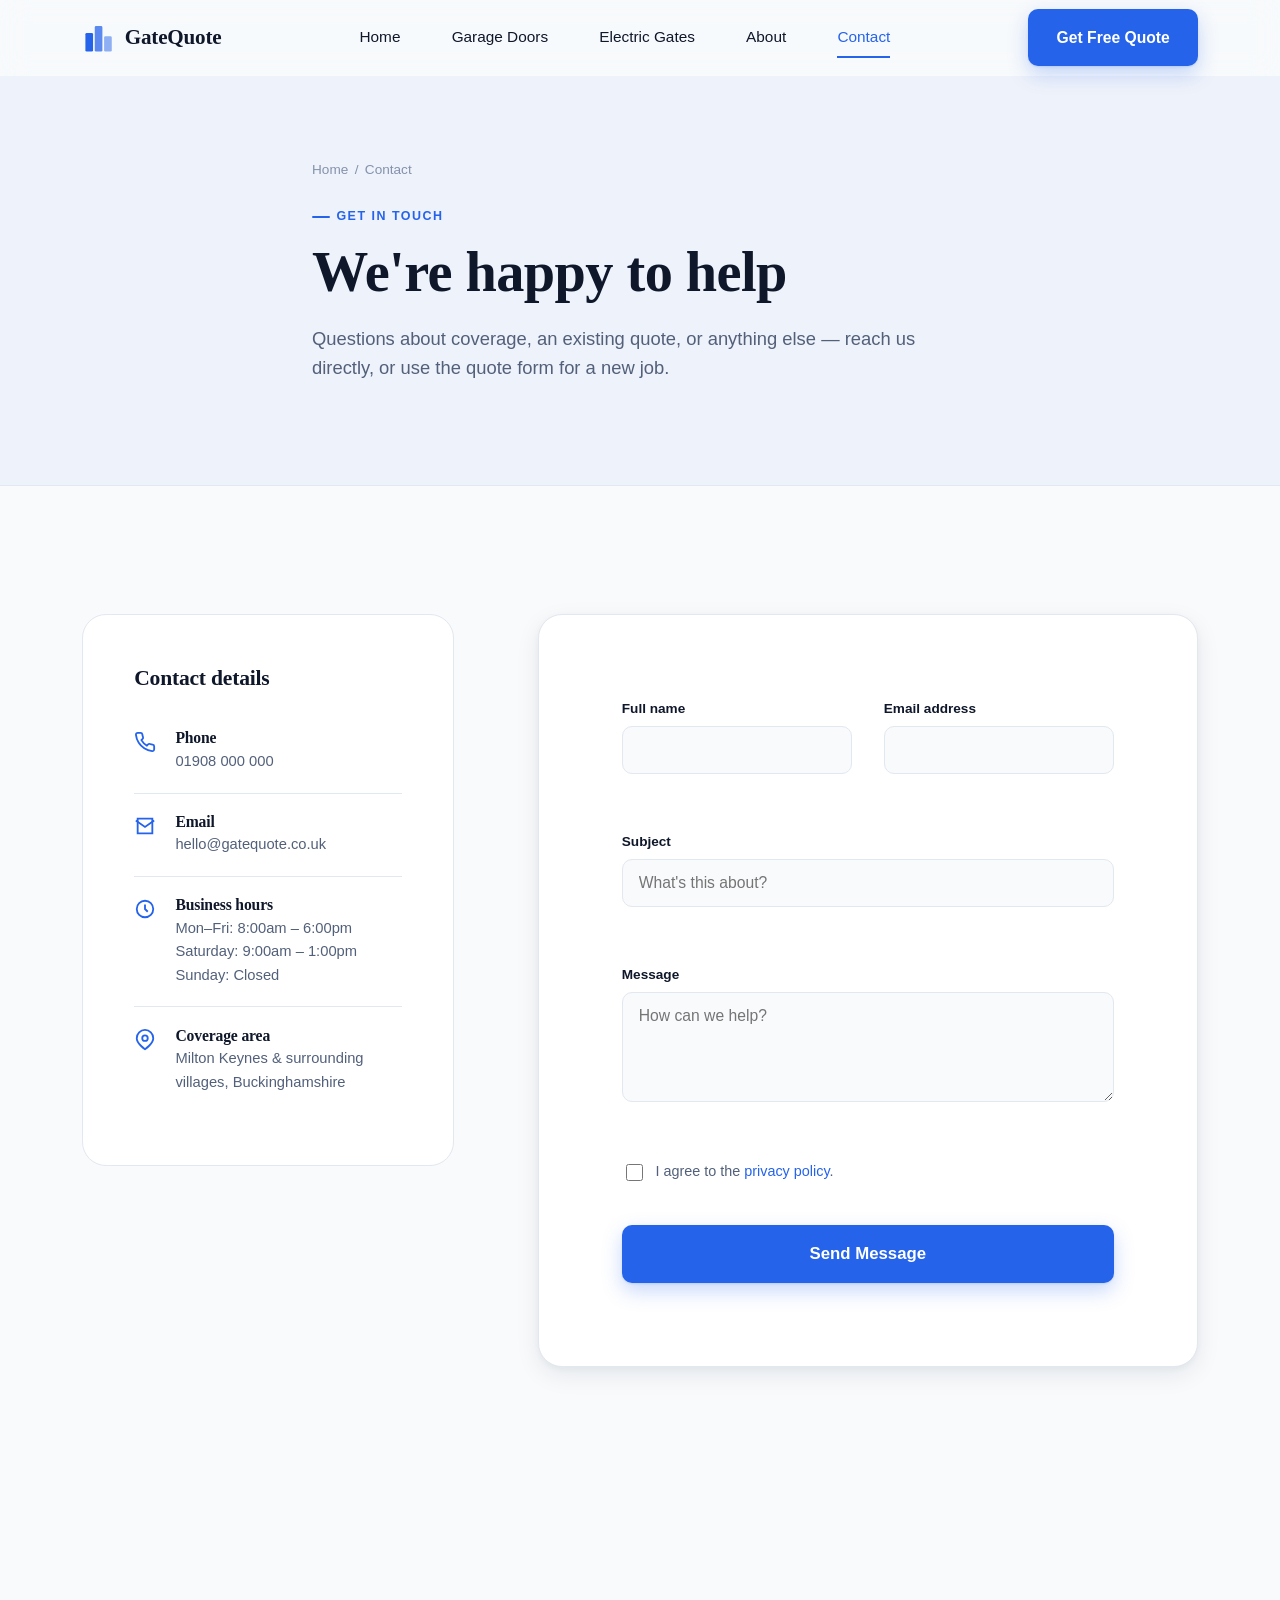
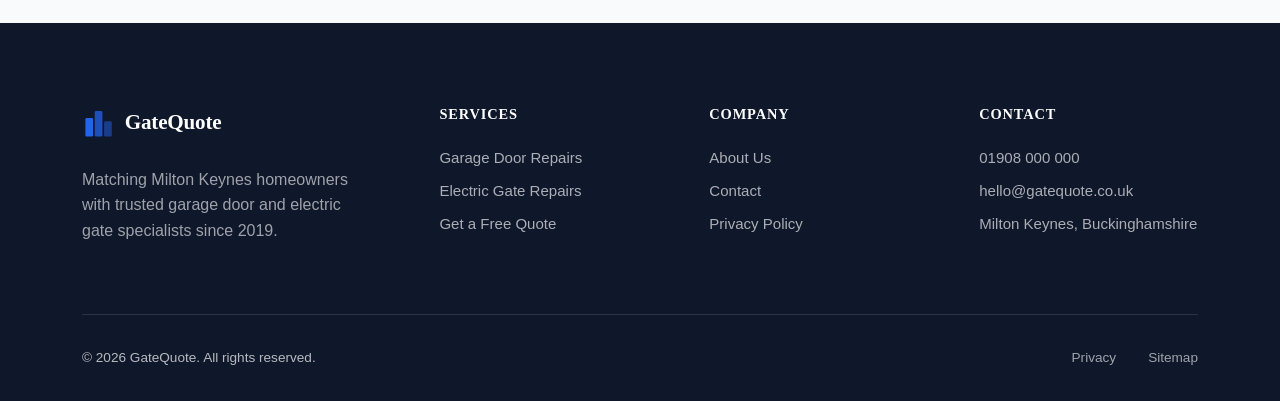
<file: contact.html>
<!DOCTYPE html>
<html lang="en-GB">
<head>
<meta charset="UTF-8">
<meta name="viewport" content="width=device-width, initial-scale=1.0">
<title>Contact GateQuote | Milton Keynes Garage Door &amp; Gate Specialists</title>
<meta name="description" content="Get in touch with GateQuote for garage door and electric gate quotes across Milton Keynes. Phone, email and business hours.">
<link rel="canonical" href="https://www.gatequote.co.uk/contact.html">

<meta property="og:type" content="website">
<meta property="og:site_name" content="GateQuote">
<meta property="og:title" content="Contact GateQuote">
<meta property="og:description" content="Get in touch for garage door and electric gate quotes across Milton Keynes.">
<meta property="og:url" content="https://www.gatequote.co.uk/contact.html">
<meta property="og:image" content="https://www.gatequote.co.uk/images/og-cover.png">

<meta name="twitter:card" content="summary_large_image">
<meta name="twitter:title" content="Contact GateQuote">
<meta name="twitter:description" content="Get in touch for garage door and electric gate quotes across Milton Keynes.">
<meta name="twitter:image" content="https://www.gatequote.co.uk/images/og-cover.png">

<link rel="icon" href="/favicon.ico" sizes="any">
<link rel="stylesheet" href="css/style.css">

<script type="application/ld+json">
{
  "@context": "https://schema.org",
  "@type": "ContactPage",
  "mainEntity": {
    "@type": "LocalBusiness",
    "name": "GateQuote",
    "telephone": "+44-1908-000000",
    "email": "hello@gatequote.co.uk",
    "address": { "@type": "PostalAddress", "addressLocality": "Milton Keynes", "addressRegion": "Buckinghamshire", "addressCountry": "GB" },
    "openingHours": "Mo-Fr 08:00-18:00, Sa 09:00-13:00"
  }
}
</script>
</head>
<body>
<a class="skip-link" href="#main">Skip to content</a>

<header class="navbar">
  <div class="nav-inner">
    <a href="index.html" class="brand">
      <svg class="brand-mark" viewBox="0 0 40 40" fill="none" xmlns="http://www.w3.org/2000/svg" aria-hidden="true">
        <rect x="4" y="14" width="9" height="22" rx="1.5" fill="currentColor"/>
        <rect x="15" y="6" width="9" height="30" rx="1.5" fill="currentColor" opacity="0.75"/>
        <rect x="26" y="18" width="9" height="18" rx="1.5" fill="currentColor" opacity="0.5"/>
      </svg>
      GateQuote
    </a>
    <nav class="nav-links" aria-label="Primary">
      <a href="index.html">Home</a>
      <a href="garage-door-repairs.html">Garage Doors</a>
      <a href="electric-gate-repairs.html">Electric Gates</a>
      <a href="about.html">About</a>
      <a href="contact.html" aria-current="page">Contact</a>
    </nav>
    <div class="nav-actions">
      <a class="btn btn-primary nav-cta" href="index.html#quote">Get Free Quote</a>
      <button class="burger" aria-label="Open menu" aria-expanded="false" aria-controls="mobile-panel">
        <span></span><span></span><span></span>
      </button>
    </div>
  </div>
</header>

<div class="mobile-panel" id="mobile-panel">
  <a href="index.html">Home</a>
  <a href="garage-door-repairs.html">Garage Doors</a>
  <a href="electric-gate-repairs.html">Electric Gates</a>
  <a href="about.html">About</a>
  <a href="contact.html">Contact</a>
  <a class="btn btn-primary btn-block" href="index.html#quote">Get Free Quote</a>
</div>

<main id="main">

  <section class="page-hero">
    <div class="container page-hero-inner">
      <div class="breadcrumbs"><a href="index.html">Home</a><span>/</span><span>Contact</span></div>
      <p class="eyebrow">Get in touch</p>
      <h1>We're happy to help</h1>
      <p class="lede">Questions about coverage, an existing quote, or anything else — reach us directly, or use the quote form for a new job.</p>
    </div>
  </section>

  <section class="section">
    <div class="container contact-grid">
      <div class="contact-info-card reveal">
        <h3>Contact details</h3>
        <div class="contact-info-item">
          <svg viewBox="0 0 24 24" fill="none" stroke="currentColor" stroke-width="2" aria-hidden="true"><path d="M22 16.92v3a2 2 0 01-2.18 2 19.79 19.79 0 01-8.63-3.07 19.5 19.5 0 01-6-6 19.79 19.79 0 01-3.07-8.67A2 2 0 014.11 2h3a2 2 0 012 1.72c.127.96.361 1.903.7 2.81a2 2 0 01-.45 2.11L8.09 9.91a16 16 0 006 6l1.27-1.27a2 2 0 012.11-.45c.907.339 1.85.573 2.81.7A2 2 0 0122 16.92z"/></svg>
          <div><h4>Phone</h4><p>01908 000 000</p></div>
        </div>
        <div class="contact-info-item">
          <svg viewBox="0 0 24 24" fill="none" stroke="currentColor" stroke-width="2" aria-hidden="true"><path d="M4 4h16v16H4z"/><path d="M22 6l-10 7L2 6"/></svg>
          <div><h4>Email</h4><p>hello@gatequote.co.uk</p></div>
        </div>
        <div class="contact-info-item">
          <svg viewBox="0 0 24 24" fill="none" stroke="currentColor" stroke-width="2" aria-hidden="true"><circle cx="12" cy="12" r="9"/><path d="M12 7v5l3 3"/></svg>
          <div>
            <h4>Business hours</h4>
            <p>Mon–Fri: 8:00am – 6:00pm</p>
            <p>Saturday: 9:00am – 1:00pm</p>
            <p>Sunday: Closed</p>
          </div>
        </div>
        <div class="contact-info-item">
          <svg viewBox="0 0 24 24" fill="none" stroke="currentColor" stroke-width="2" aria-hidden="true"><path d="M21 10c0 6-9 12-9 12s-9-6-9-12a9 9 0 0118 0z"/><circle cx="12" cy="10" r="3"/></svg>
          <div><h4>Coverage area</h4><p>Milton Keynes &amp; surrounding villages, Buckinghamshire</p></div>
        </div>
      </div>

      <div class="form-card reveal" style="margin: 0;">
        <div class="form-success" role="status">
          <svg viewBox="0 0 24 24" fill="none" stroke="currentColor" stroke-width="2.4" aria-hidden="true"><path d="M20 6L9 17l-5-5"/></svg>
          <span>Thanks for getting in touch — we'll reply as soon as we can.</span>
        </div>
        <form action="https://formspree.io/f/your-form-id" method="POST" data-validate novalidate>
          <div class="form-grid">
            <div class="form-field">
              <label for="c-name">Full name</label>
              <input type="text" id="c-name" name="name" required autocomplete="name">
              <span class="field-error"></span>
            </div>
            <div class="form-field">
              <label for="c-email">Email address</label>
              <input type="email" id="c-email" name="email" required autocomplete="email">
              <span class="field-error"></span>
            </div>
            <div class="form-field form-field--full">
              <label for="c-subject">Subject</label>
              <input type="text" id="c-subject" name="subject" required placeholder="What's this about?">
              <span class="field-error"></span>
            </div>
            <div class="form-field form-field--full">
              <label for="c-message">Message</label>
              <textarea id="c-message" name="message" required placeholder="How can we help?"></textarea>
              <span class="field-error"></span>
            </div>
            <div class="checkbox-field">
              <input type="checkbox" id="c-consent" name="consent" required>
              <label for="c-consent">I agree to the <a href="privacy.html">privacy policy</a>.</label>
            </div>
          </div>
          <span class="field-error" style="display:block; margin-bottom: 0.6rem;"></span>
          <button type="submit" class="btn btn-primary btn-lg btn-block" data-original-text="Send Message">Send Message</button>
        </form>
      </div>
    </div>
  </section>

</main>

<footer class="site-footer">
  <div class="container">
    <div class="footer-grid">
      <div class="footer-brand">
        <a href="index.html" class="brand">
          <svg class="brand-mark" viewBox="0 0 40 40" fill="none" xmlns="http://www.w3.org/2000/svg" aria-hidden="true">
            <rect x="4" y="14" width="9" height="22" rx="1.5" fill="currentColor"/>
            <rect x="15" y="6" width="9" height="30" rx="1.5" fill="currentColor" opacity="0.75"/>
            <rect x="26" y="18" width="9" height="18" rx="1.5" fill="currentColor" opacity="0.5"/>
          </svg>
          GateQuote
        </a>
        <p>Matching Milton Keynes homeowners with trusted garage door and electric gate specialists since 2019.</p>
      </div>
      <div class="footer-col">
        <h4>Services</h4>
        <a href="garage-door-repairs.html">Garage Door Repairs</a>
        <a href="electric-gate-repairs.html">Electric Gate Repairs</a>
        <a href="index.html#quote">Get a Free Quote</a>
      </div>
      <div class="footer-col">
        <h4>Company</h4>
        <a href="about.html">About Us</a>
        <a href="contact.html">Contact</a>
        <a href="privacy.html">Privacy Policy</a>
      </div>
      <div class="footer-col">
        <h4>Contact</h4>
        <p>01908 000 000</p>
        <p>hello@gatequote.co.uk</p>
        <p>Milton Keynes, Buckinghamshire</p>
      </div>
    </div>
    <div class="footer-bottom">
      <span>&copy; <span id="year">2026</span> GateQuote. All rights reserved.</span>
      <div class="footer-legal"><a href="privacy.html">Privacy</a><a href="404.html">Sitemap</a></div>
    </div>
  </div>
</footer>

<script src="js/script.js"></script>
</body>
</html>
</file>
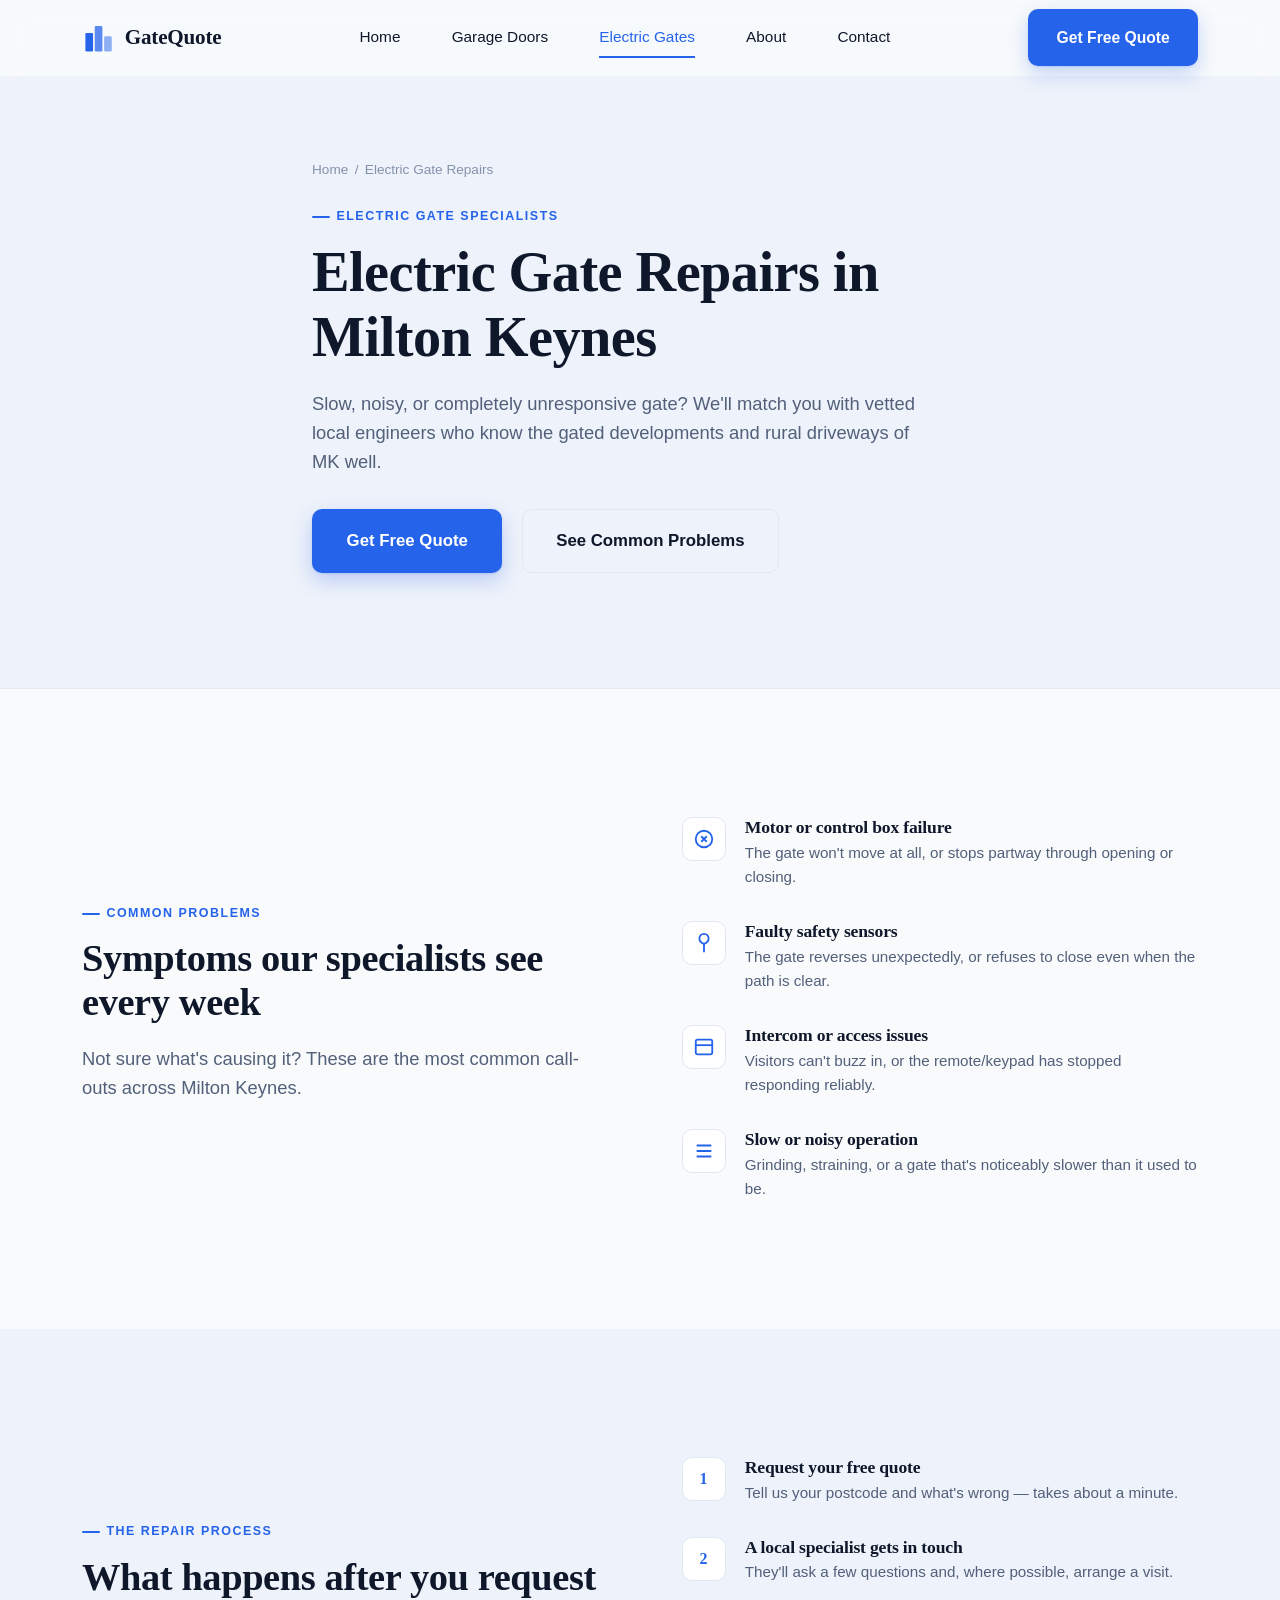
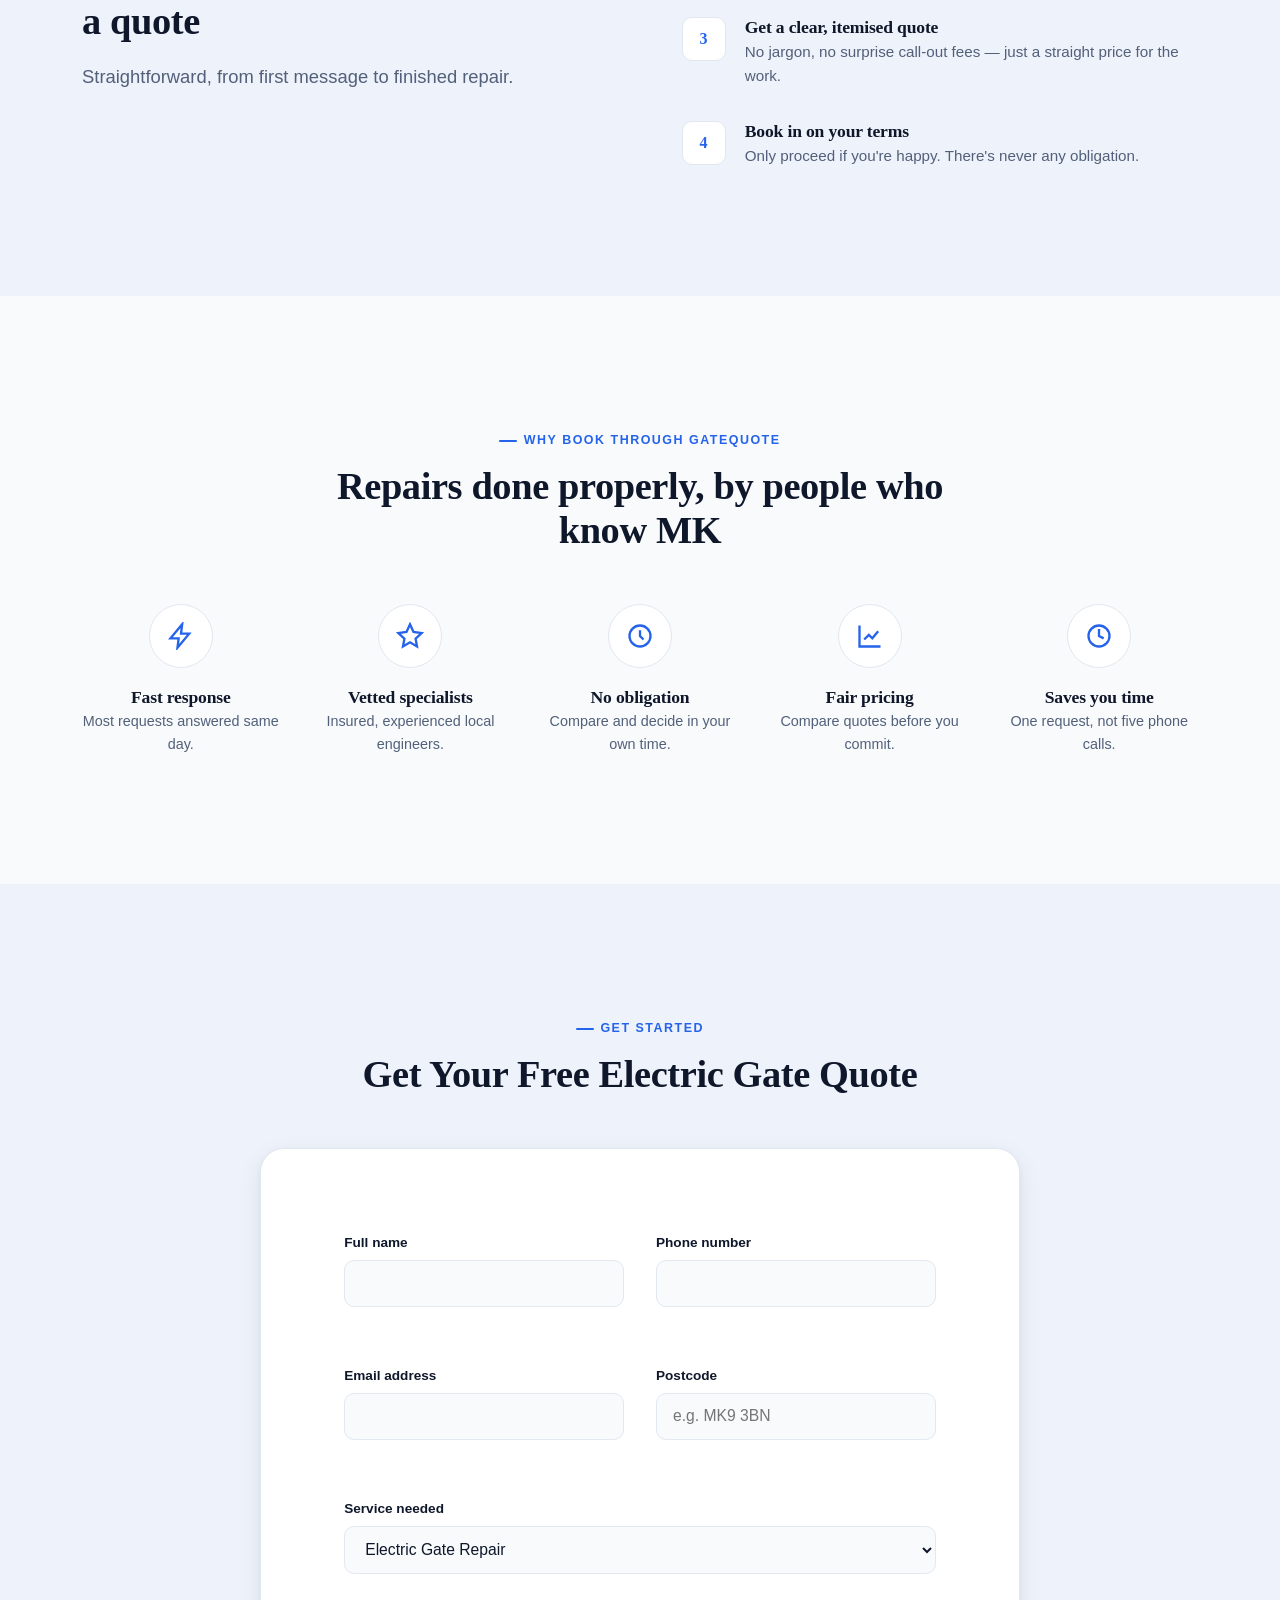
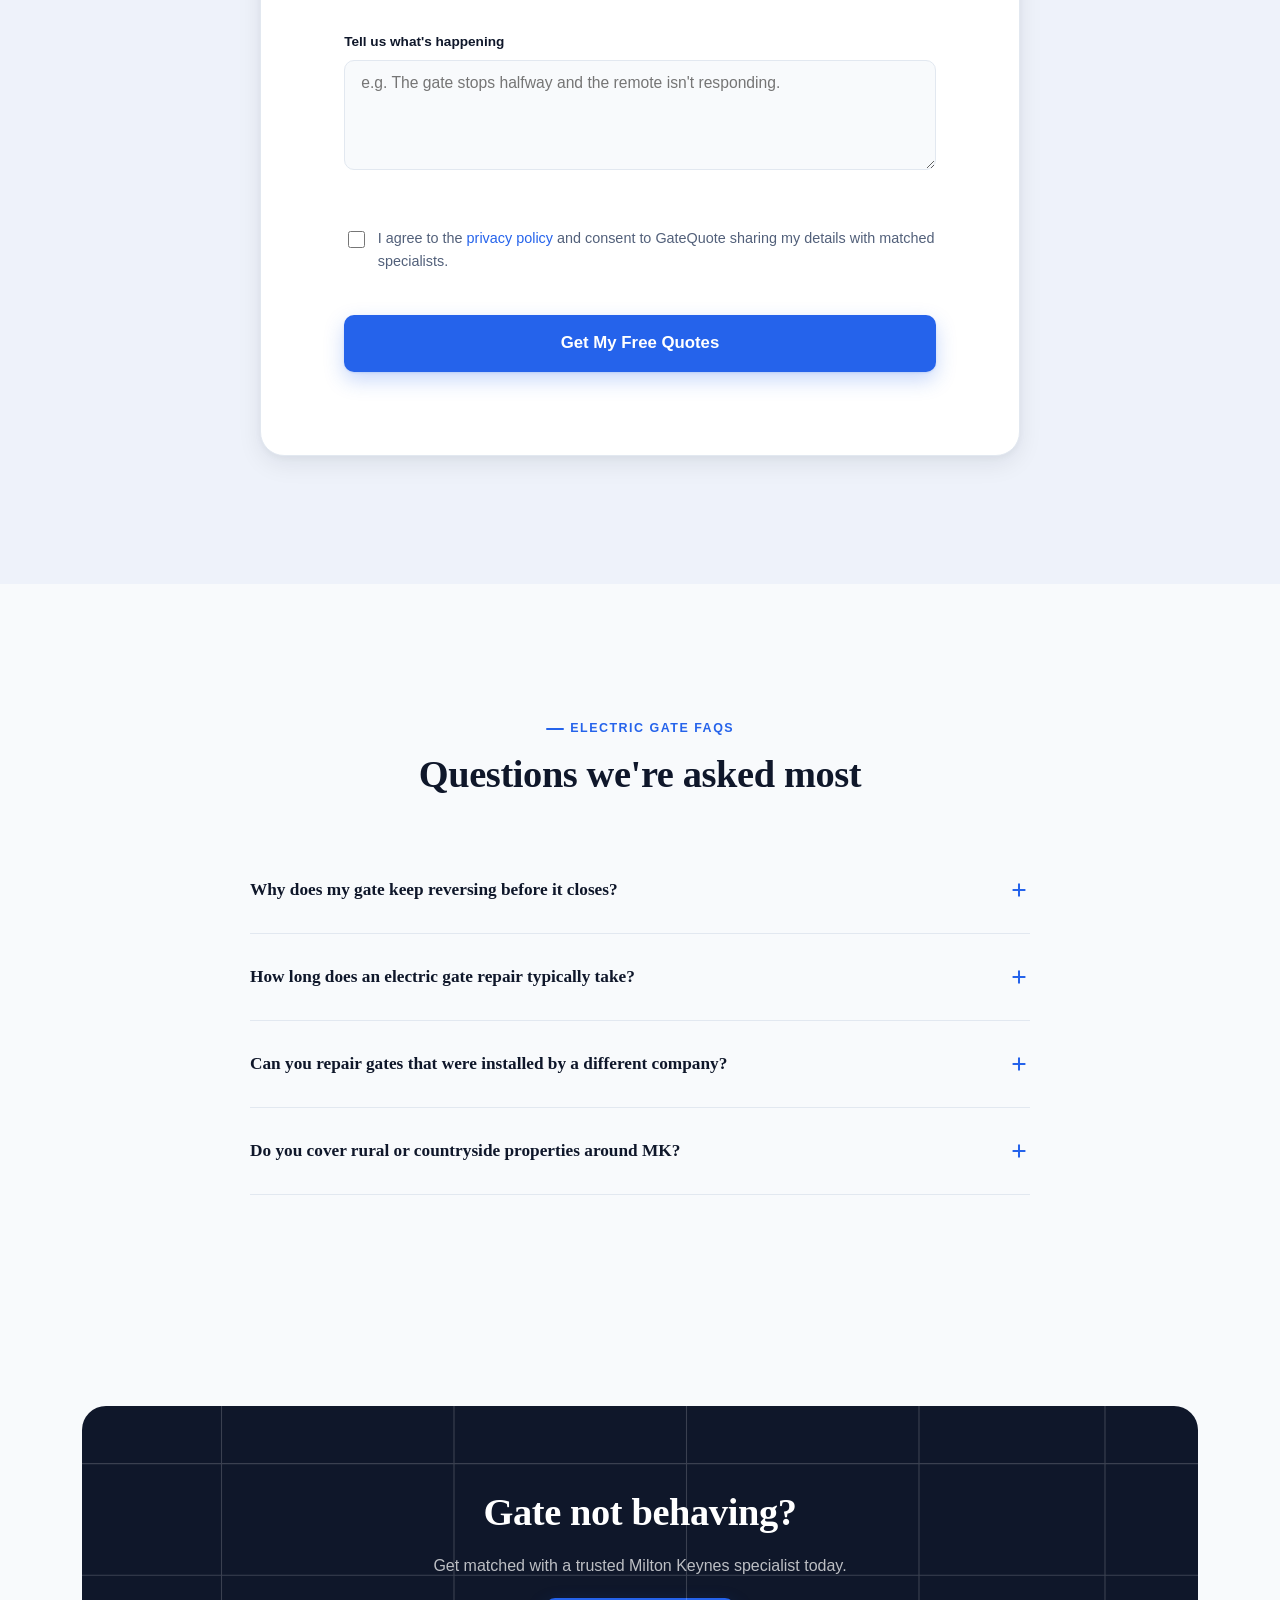
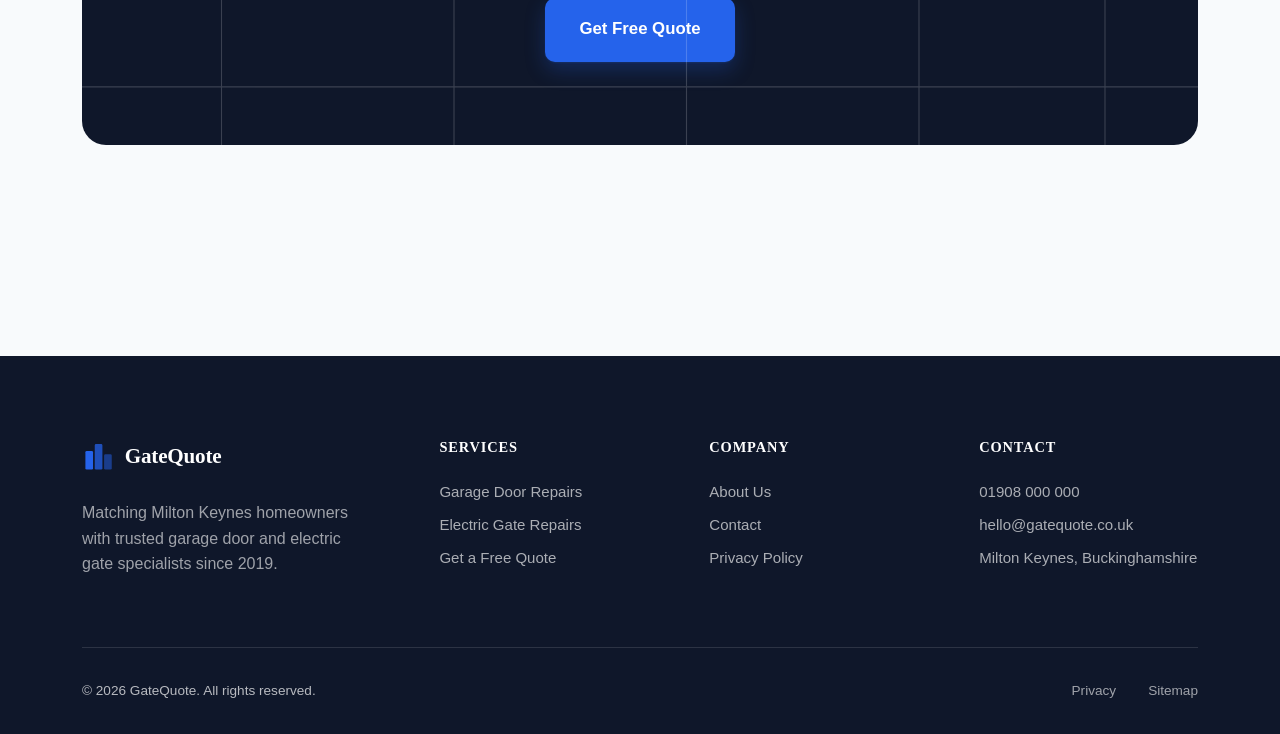
<file: electric-gate-repairs.html>
<!DOCTYPE html>
<html lang="en-GB">
<head>
<meta charset="UTF-8">
<meta name="viewport" content="width=device-width, initial-scale=1.0">
<title>Electric Gate Repairs in Milton Keynes | GateQuote</title>
<meta name="description" content="Free quotes from trusted electric gate repair specialists in Milton Keynes. Motors, sensors, control boxes and intercoms fixed by vetted local engineers.">
<link rel="canonical" href="https://www.gatequote.co.uk/electric-gate-repairs.html">

<meta property="og:type" content="website">
<meta property="og:site_name" content="GateQuote">
<meta property="og:title" content="Electric Gate Repairs in Milton Keynes | GateQuote">
<meta property="og:description" content="Free quotes from trusted electric gate repair specialists across Milton Keynes.">
<meta property="og:url" content="https://www.gatequote.co.uk/electric-gate-repairs.html">
<meta property="og:image" content="https://www.gatequote.co.uk/images/og-cover.png">

<meta name="twitter:card" content="summary_large_image">
<meta name="twitter:title" content="Electric Gate Repairs in Milton Keynes | GateQuote">
<meta name="twitter:description" content="Free quotes from trusted electric gate repair specialists across Milton Keynes.">
<meta name="twitter:image" content="https://www.gatequote.co.uk/images/og-cover.png">

<link rel="icon" href="/favicon.ico" sizes="any">
<link rel="stylesheet" href="css/style.css">

<script type="application/ld+json">
{
  "@context": "https://schema.org",
  "@type": "Service",
  "serviceType": "Electric Gate Repair",
  "provider": {
    "@type": "LocalBusiness",
    "name": "GateQuote",
    "address": { "@type": "PostalAddress", "addressLocality": "Milton Keynes", "addressRegion": "Buckinghamshire", "addressCountry": "GB" },
    "telephone": "+44-1908-000000"
  },
  "areaServed": { "@type": "City", "name": "Milton Keynes" }
}
</script>
</head>
<body>
<a class="skip-link" href="#main">Skip to content</a>

<header class="navbar">
  <div class="nav-inner">
    <a href="index.html" class="brand">
      <svg class="brand-mark" viewBox="0 0 40 40" fill="none" xmlns="http://www.w3.org/2000/svg" aria-hidden="true">
        <rect x="4" y="14" width="9" height="22" rx="1.5" fill="currentColor"/>
        <rect x="15" y="6" width="9" height="30" rx="1.5" fill="currentColor" opacity="0.75"/>
        <rect x="26" y="18" width="9" height="18" rx="1.5" fill="currentColor" opacity="0.5"/>
      </svg>
      GateQuote
    </a>
    <nav class="nav-links" aria-label="Primary">
      <a href="index.html">Home</a>
      <a href="garage-door-repairs.html">Garage Doors</a>
      <a href="electric-gate-repairs.html" aria-current="page">Electric Gates</a>
      <a href="about.html">About</a>
      <a href="contact.html">Contact</a>
    </nav>
    <div class="nav-actions">
      <a class="btn btn-primary nav-cta" href="#quote">Get Free Quote</a>
      <button class="burger" aria-label="Open menu" aria-expanded="false" aria-controls="mobile-panel">
        <span></span><span></span><span></span>
      </button>
    </div>
  </div>
</header>

<div class="mobile-panel" id="mobile-panel">
  <a href="index.html">Home</a>
  <a href="garage-door-repairs.html">Garage Doors</a>
  <a href="electric-gate-repairs.html">Electric Gates</a>
  <a href="about.html">About</a>
  <a href="contact.html">Contact</a>
  <a class="btn btn-primary btn-block" href="#quote">Get Free Quote</a>
</div>

<main id="main">

  <section class="page-hero">
    <div class="container page-hero-inner">
      <div class="breadcrumbs"><a href="index.html">Home</a><span>/</span><span>Electric Gate Repairs</span></div>
      <p class="eyebrow">Electric gate specialists</p>
      <h1>Electric Gate Repairs in Milton Keynes</h1>
      <p class="lede">Slow, noisy, or completely unresponsive gate? We'll match you with vetted local engineers who know the gated developments and rural driveways of MK well.</p>
      <div class="hero-actions">
        <a href="#quote" class="btn btn-primary btn-lg">Get Free Quote</a>
        <a href="#problems" class="btn btn-secondary btn-lg">See Common Problems</a>
      </div>
    </div>
  </section>

  <section class="section" id="problems">
    <div class="container split">
      <div class="reveal">
        <p class="eyebrow">Common problems</p>
        <h2>Symptoms our specialists see every week</h2>
        <p class="lede">Not sure what's causing it? These are the most common call-outs across Milton Keynes.</p>
      </div>
      <div class="problem-list reveal">
        <div class="problem-item">
          <div class="problem-icon"><svg viewBox="0 0 24 24" fill="none" stroke="currentColor" stroke-width="2" aria-hidden="true"><circle cx="12" cy="12" r="9"/><path d="M9 9l6 6M15 9l-6 6"/></svg></div>
          <div><h4>Motor or control box failure</h4><p>The gate won't move at all, or stops partway through opening or closing.</p></div>
        </div>
        <div class="problem-item">
          <div class="problem-icon"><svg viewBox="0 0 24 24" fill="none" stroke="currentColor" stroke-width="2" aria-hidden="true"><path d="M12 2a5 5 0 015 5c0 4-5 6-5 6s-5-2-5-6a5 5 0 015-5z"/><path d="M12 13v9"/></svg></div>
          <div><h4>Faulty safety sensors</h4><p>The gate reverses unexpectedly, or refuses to close even when the path is clear.</p></div>
        </div>
        <div class="problem-item">
          <div class="problem-icon"><svg viewBox="0 0 24 24" fill="none" stroke="currentColor" stroke-width="2" aria-hidden="true"><rect x="3" y="4" width="18" height="16" rx="2"/><path d="M3 10h18"/></svg></div>
          <div><h4>Intercom or access issues</h4><p>Visitors can't buzz in, or the remote/keypad has stopped responding reliably.</p></div>
        </div>
        <div class="problem-item">
          <div class="problem-icon"><svg viewBox="0 0 24 24" fill="none" stroke="currentColor" stroke-width="2" aria-hidden="true"><path d="M4 6h16M4 12h16M4 18h16"/></svg></div>
          <div><h4>Slow or noisy operation</h4><p>Grinding, straining, or a gate that's noticeably slower than it used to be.</p></div>
        </div>
      </div>
    </div>
  </section>

  <section class="section section--alt">
    <div class="container split">
      <div class="process-list reveal">
        <div class="process-item">
          <div class="process-icon"><span style="font-family: var(--font-display); font-weight: 700;">1</span></div>
          <div><h4>Request your free quote</h4><p>Tell us your postcode and what's wrong — takes about a minute.</p></div>
        </div>
        <div class="process-item">
          <div class="process-icon"><span style="font-family: var(--font-display); font-weight: 700;">2</span></div>
          <div><h4>A local specialist gets in touch</h4><p>They'll ask a few questions and, where possible, arrange a visit.</p></div>
        </div>
        <div class="process-item">
          <div class="process-icon"><span style="font-family: var(--font-display); font-weight: 700;">3</span></div>
          <div><h4>Get a clear, itemised quote</h4><p>No jargon, no surprise call-out fees — just a straight price for the work.</p></div>
        </div>
        <div class="process-item">
          <div class="process-icon"><span style="font-family: var(--font-display); font-weight: 700;">4</span></div>
          <div><h4>Book in on your terms</h4><p>Only proceed if you're happy. There's never any obligation.</p></div>
        </div>
      </div>
      <div class="reveal" style="order: -1;">
        <p class="eyebrow">The repair process</p>
        <h2>What happens after you request a quote</h2>
        <p class="lede">Straightforward, from first message to finished repair.</p>
      </div>
    </div>
  </section>

  <section class="section">
    <div class="container">
      <div class="section-head section-head--center">
        <p class="eyebrow">Why book through GateQuote</p>
        <h2>Repairs done properly, by people who know MK</h2>
      </div>
      <div class="benefit-grid">
        <div class="benefit-item reveal">
          <div class="benefit-icon"><svg viewBox="0 0 24 24" fill="none" stroke="currentColor" stroke-width="2" aria-hidden="true"><path d="M13 2L3 14h7l-1 8 10-12h-7l1-8z"/></svg></div>
          <h4>Fast response</h4><p>Most requests answered same day.</p>
        </div>
        <div class="benefit-item reveal">
          <div class="benefit-icon"><svg viewBox="0 0 24 24" fill="none" stroke="currentColor" stroke-width="2" aria-hidden="true"><path d="M12 2l3 6.5 7 1-5.2 4.8L18 21l-6-3.6L6 21l1.2-6.7L2 9.5l7-1z"/></svg></div>
          <h4>Vetted specialists</h4><p>Insured, experienced local engineers.</p>
        </div>
        <div class="benefit-item reveal">
          <div class="benefit-icon"><svg viewBox="0 0 24 24" fill="none" stroke="currentColor" stroke-width="2" aria-hidden="true"><circle cx="12" cy="12" r="9"/><path d="M12 7v5l3 3"/></svg></div>
          <h4>No obligation</h4><p>Compare and decide in your own time.</p>
        </div>
        <div class="benefit-item reveal">
          <div class="benefit-icon"><svg viewBox="0 0 24 24" fill="none" stroke="currentColor" stroke-width="2" aria-hidden="true"><path d="M3 3v18h18"/><path d="M7 15l4-4 3 3 5-6"/></svg></div>
          <h4>Fair pricing</h4><p>Compare quotes before you commit.</p>
        </div>
        <div class="benefit-item reveal">
          <div class="benefit-icon"><svg viewBox="0 0 24 24" fill="none" stroke="currentColor" stroke-width="2" aria-hidden="true"><circle cx="12" cy="12" r="9"/><path d="M12 6v6l4 2"/></svg></div>
          <h4>Saves you time</h4><p>One request, not five phone calls.</p>
        </div>
      </div>
    </div>
  </section>

  <section class="section section--alt" id="quote">
    <div class="container">
      <div class="section-head section-head--center">
        <p class="eyebrow">Get started</p>
        <h2>Get Your Free Electric Gate Quote</h2>
      </div>
      <div class="form-card reveal">
        <div class="form-success" role="status">
          <svg viewBox="0 0 24 24" fill="none" stroke="currentColor" stroke-width="2.4" aria-hidden="true"><path d="M20 6L9 17l-5-5"/></svg>
          <span>Thanks — your request has been sent. A local specialist will be in touch shortly.</span>
        </div>
        <form action="https://formspree.io/f/your-form-id" method="POST" data-validate novalidate>
          <div class="form-grid">
            <div class="form-field">
              <label for="eg-name">Full name</label>
              <input type="text" id="eg-name" name="name" required autocomplete="name">
              <span class="field-error"></span>
            </div>
            <div class="form-field">
              <label for="eg-phone">Phone number</label>
              <input type="tel" id="eg-phone" name="phone" required autocomplete="tel">
              <span class="field-error"></span>
            </div>
            <div class="form-field">
              <label for="eg-email">Email address</label>
              <input type="email" id="eg-email" name="email" required autocomplete="email">
              <span class="field-error"></span>
            </div>
            <div class="form-field">
              <label for="eg-postcode">Postcode</label>
              <input type="text" id="eg-postcode" name="postcode" required placeholder="e.g. MK9 3BN" autocomplete="postal-code">
              <span class="field-error"></span>
            </div>
            <div class="form-field form-field--full">
              <label for="eg-service">Service needed</label>
              <select id="eg-service" name="service" required>
                <option value="">Select a service</option>
                <option value="electric-gate-repair" selected>Electric Gate Repair</option>
                <option value="electric-gate-installation">Electric Gate Installation</option>
                <option value="other">Something else</option>
              </select>
              <span class="field-error"></span>
            </div>
            <div class="form-field form-field--full">
              <label for="eg-description">Tell us what's happening</label>
              <textarea id="eg-description" name="description" required placeholder="e.g. The gate stops halfway and the remote isn't responding."></textarea>
              <span class="field-error"></span>
            </div>
            <div class="checkbox-field">
              <input type="checkbox" id="eg-consent" name="consent" required>
              <label for="eg-consent">I agree to the <a href="privacy.html">privacy policy</a> and consent to GateQuote sharing my details with matched specialists.</label>
            </div>
          </div>
          <span class="field-error" style="display:block; margin-bottom: 0.6rem;"></span>
          <button type="submit" class="btn btn-primary btn-lg btn-block" data-original-text="Get My Free Quotes">Get My Free Quotes</button>
        </form>
      </div>
    </div>
  </section>

  <section class="section">
    <div class="container">
      <div class="section-head section-head--center">
        <p class="eyebrow">Electric gate FAQs</p>
        <h2>Questions we're asked most</h2>
      </div>
      <div class="accordion">
        <div class="accordion-item">
          <button class="accordion-trigger" aria-expanded="false">
            Why does my gate keep reversing before it closes?
            <svg class="icon-plus" viewBox="0 0 24 24" fill="none" stroke="currentColor" stroke-width="2.2" aria-hidden="true"><path d="M12 5v14M5 12h14"/></svg>
          </button>
          <div class="accordion-panel"><div class="accordion-panel-inner"><p>This is almost always a safety sensor issue — often dirt, misalignment, or a fault in the sensor beam. It's a common, usually quick fix for a specialist.</p></div></div>
        </div>
        <div class="accordion-item">
          <button class="accordion-trigger" aria-expanded="false">
            How long does an electric gate repair typically take?
            <svg class="icon-plus" viewBox="0 0 24 24" fill="none" stroke="currentColor" stroke-width="2.2" aria-hidden="true"><path d="M12 5v14M5 12h14"/></svg>
          </button>
          <div class="accordion-panel"><div class="accordion-panel-inner"><p>Sensor and remote issues are often sorted in a single visit. Motor or control board replacements can take longer if parts need ordering — your specialist will give you a clear timeline upfront.</p></div></div>
        </div>
        <div class="accordion-item">
          <button class="accordion-trigger" aria-expanded="false">
            Can you repair gates that were installed by a different company?
            <svg class="icon-plus" viewBox="0 0 24 24" fill="none" stroke="currentColor" stroke-width="2.2" aria-hidden="true"><path d="M12 5v14M5 12h14"/></svg>
          </button>
          <div class="accordion-panel"><div class="accordion-panel-inner"><p>Yes. GateQuote specialists work on gates and motor systems regardless of who originally installed them, across all the common brands found in Milton Keynes properties.</p></div></div>
        </div>
        <div class="accordion-item">
          <button class="accordion-trigger" aria-expanded="false">
            Do you cover rural or countryside properties around MK?
            <svg class="icon-plus" viewBox="0 0 24 24" fill="none" stroke="currentColor" stroke-width="2.2" aria-hidden="true"><path d="M12 5v14M5 12h14"/></svg>
          </button>
          <div class="accordion-panel"><div class="accordion-panel-inner"><p>Yes — our network covers Milton Keynes and surrounding villages including Woburn Sands, Newport Pagnell and Olney. Enter your postcode when requesting a quote and we'll confirm coverage.</p></div></div>
        </div>
      </div>
    </div>
  </section>

  <section class="section--tight">
    <div class="container">
      <div class="cta-band reveal">
        <div class="cta-band-grid" aria-hidden="true">
          <svg width="100%" height="100%" viewBox="0 0 1200 400" preserveAspectRatio="xMidYMid slice" xmlns="http://www.w3.org/2000/svg">
            <g stroke="#FFFFFF" stroke-width="1.2">
              <line x1="0" y1="80" x2="1200" y2="80"/><line x1="0" y1="200" x2="1200" y2="200"/><line x1="0" y1="320" x2="1200" y2="320"/>
              <line x1="150" y1="0" x2="150" y2="400"/><line x1="400" y1="0" x2="400" y2="400"/><line x1="650" y1="0" x2="650" y2="400"/><line x1="900" y1="0" x2="900" y2="400"/><line x1="1100" y1="0" x2="1100" y2="400"/>
            </g>
          </svg>
        </div>
        <h2>Gate not behaving?</h2>
        <p>Get matched with a trusted Milton Keynes specialist today.</p>
        <a href="#quote" class="btn btn-primary btn-lg">Get Free Quote</a>
      </div>
    </div>
  </section>

</main>

<footer class="site-footer">
  <div class="container">
    <div class="footer-grid">
      <div class="footer-brand">
        <a href="index.html" class="brand">
          <svg class="brand-mark" viewBox="0 0 40 40" fill="none" xmlns="http://www.w3.org/2000/svg" aria-hidden="true">
            <rect x="4" y="14" width="9" height="22" rx="1.5" fill="currentColor"/>
            <rect x="15" y="6" width="9" height="30" rx="1.5" fill="currentColor" opacity="0.75"/>
            <rect x="26" y="18" width="9" height="18" rx="1.5" fill="currentColor" opacity="0.5"/>
          </svg>
          GateQuote
        </a>
        <p>Matching Milton Keynes homeowners with trusted garage door and electric gate specialists since 2019.</p>
      </div>
      <div class="footer-col">
        <h4>Services</h4>
        <a href="garage-door-repairs.html">Garage Door Repairs</a>
        <a href="electric-gate-repairs.html">Electric Gate Repairs</a>
        <a href="index.html#quote">Get a Free Quote</a>
      </div>
      <div class="footer-col">
        <h4>Company</h4>
        <a href="about.html">About Us</a>
        <a href="contact.html">Contact</a>
        <a href="privacy.html">Privacy Policy</a>
      </div>
      <div class="footer-col">
        <h4>Contact</h4>
        <p>01908 000 000</p>
        <p>hello@gatequote.co.uk</p>
        <p>Milton Keynes, Buckinghamshire</p>
      </div>
    </div>
    <div class="footer-bottom">
      <span>&copy; <span id="year">2026</span> GateQuote. All rights reserved.</span>
      <div class="footer-legal"><a href="privacy.html">Privacy</a><a href="404.html">Sitemap</a></div>
    </div>
  </div>
</footer>

<script src="js/script.js"></script>
</body>
</html>
</file>
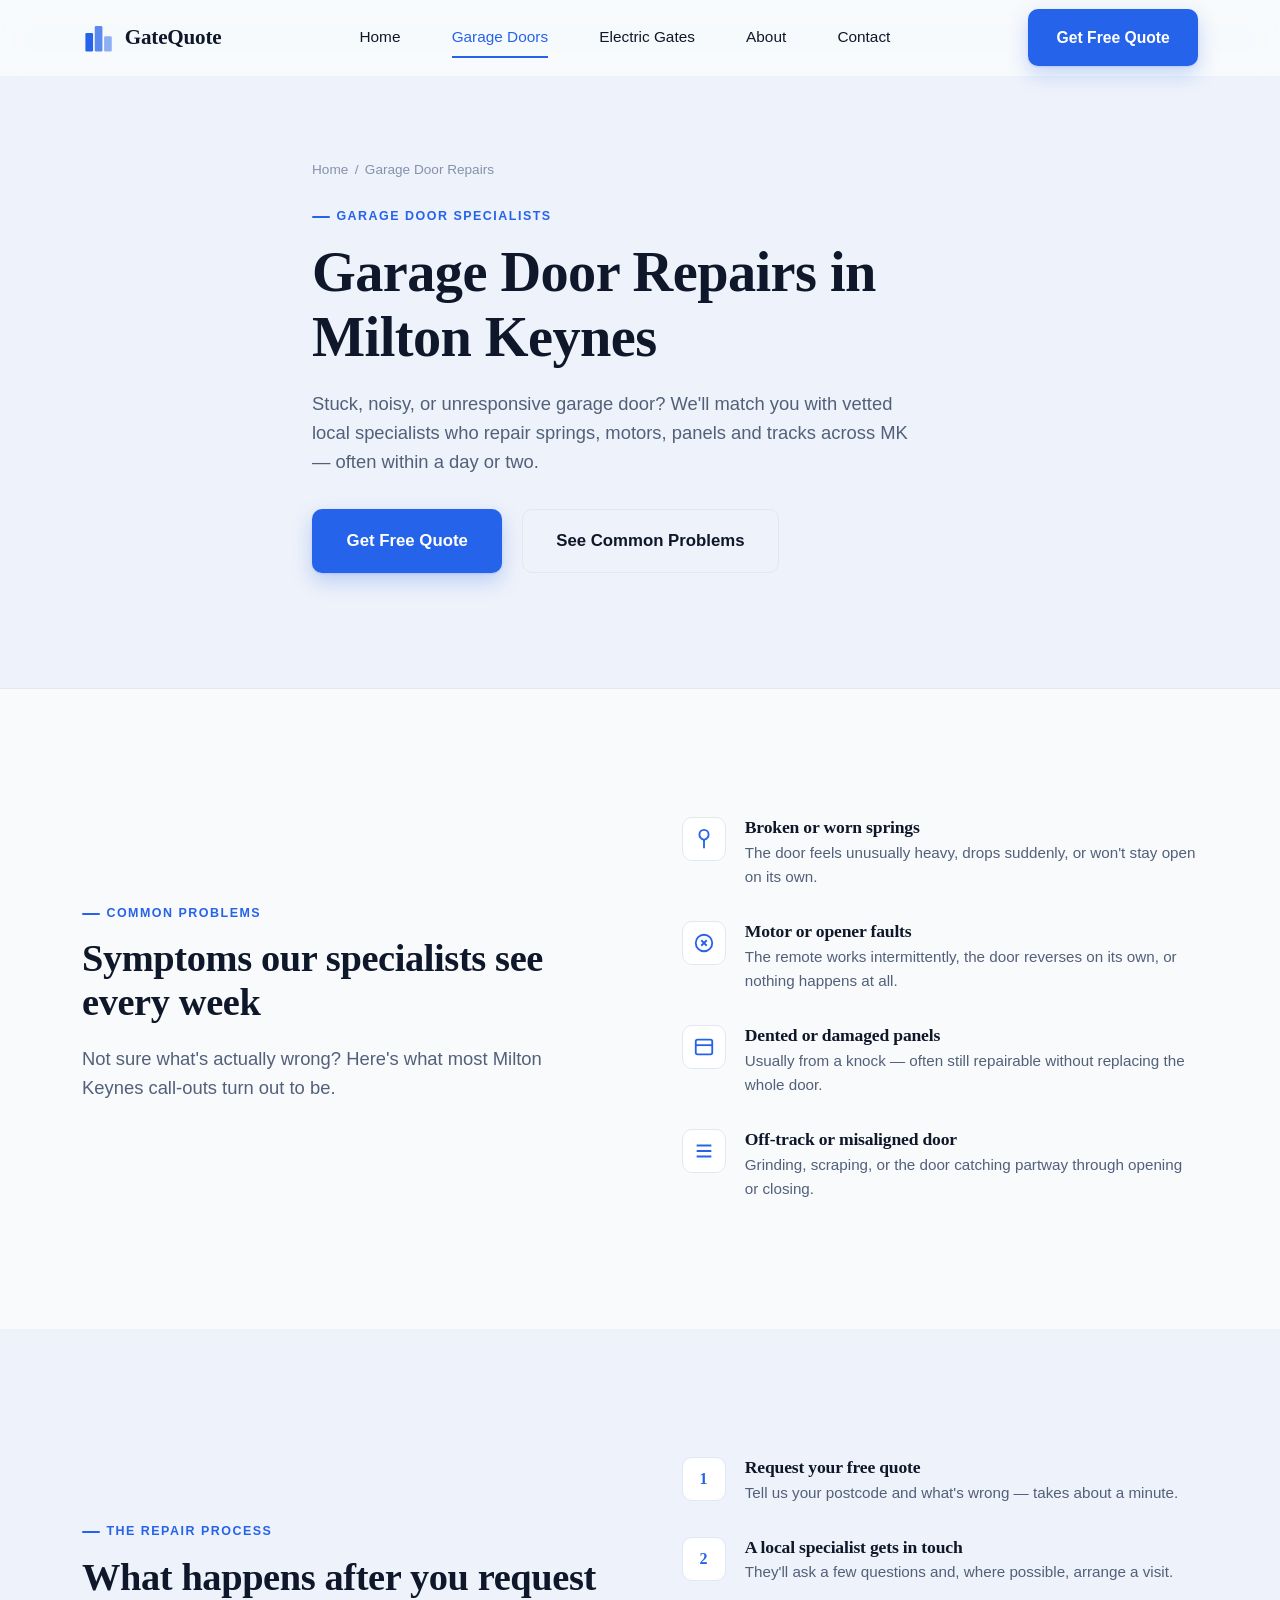
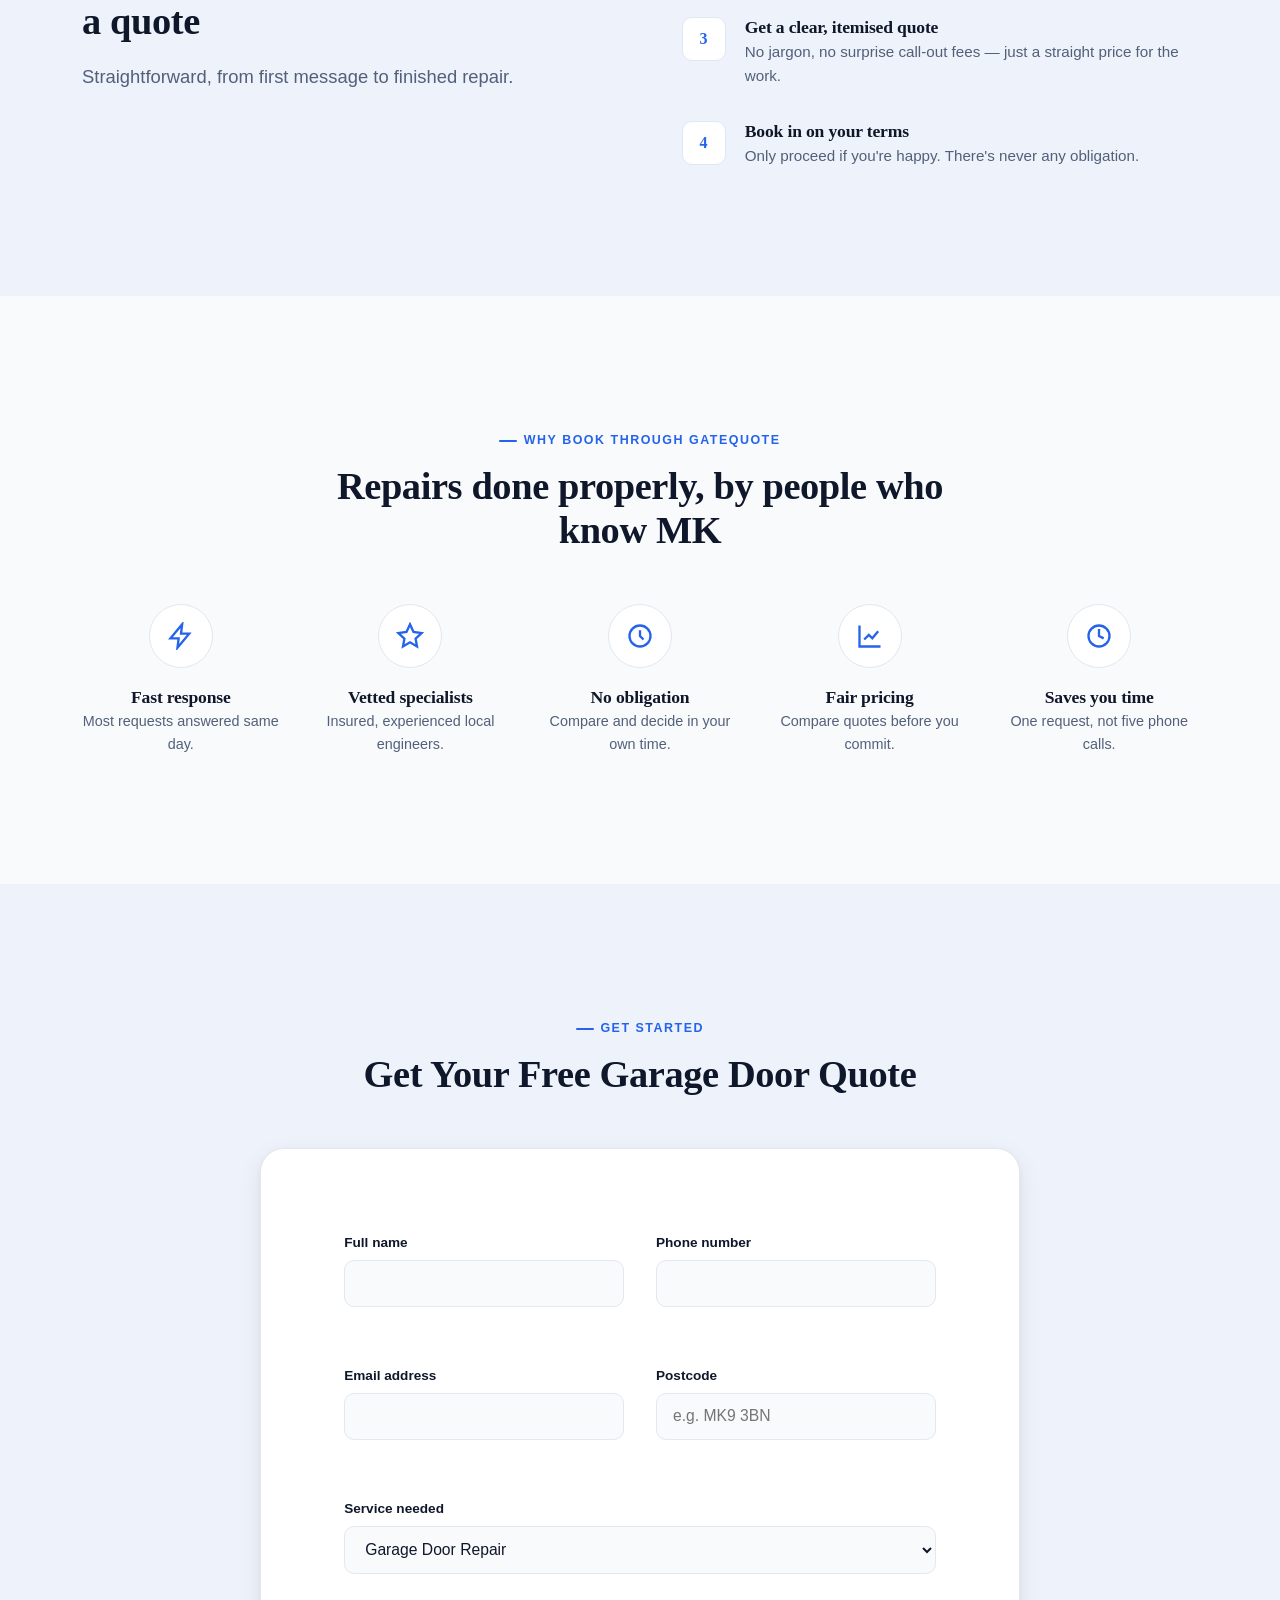
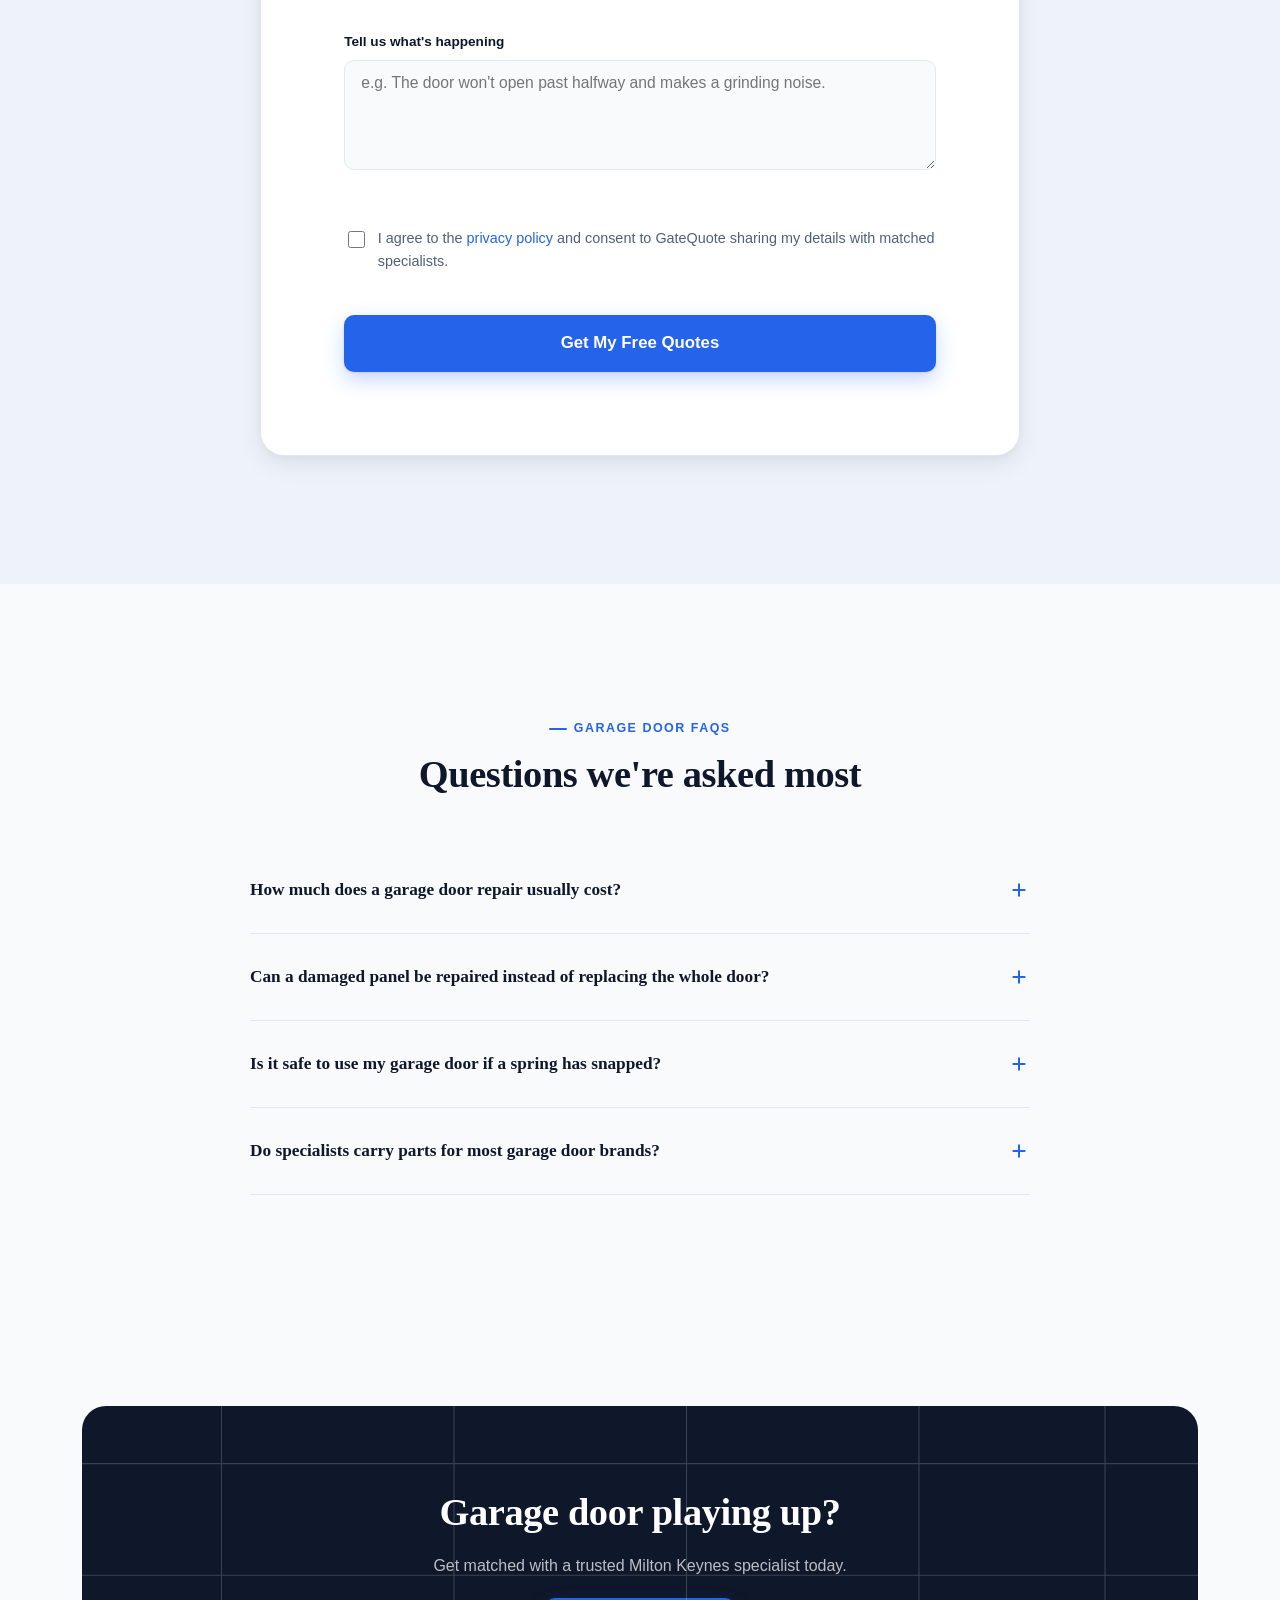
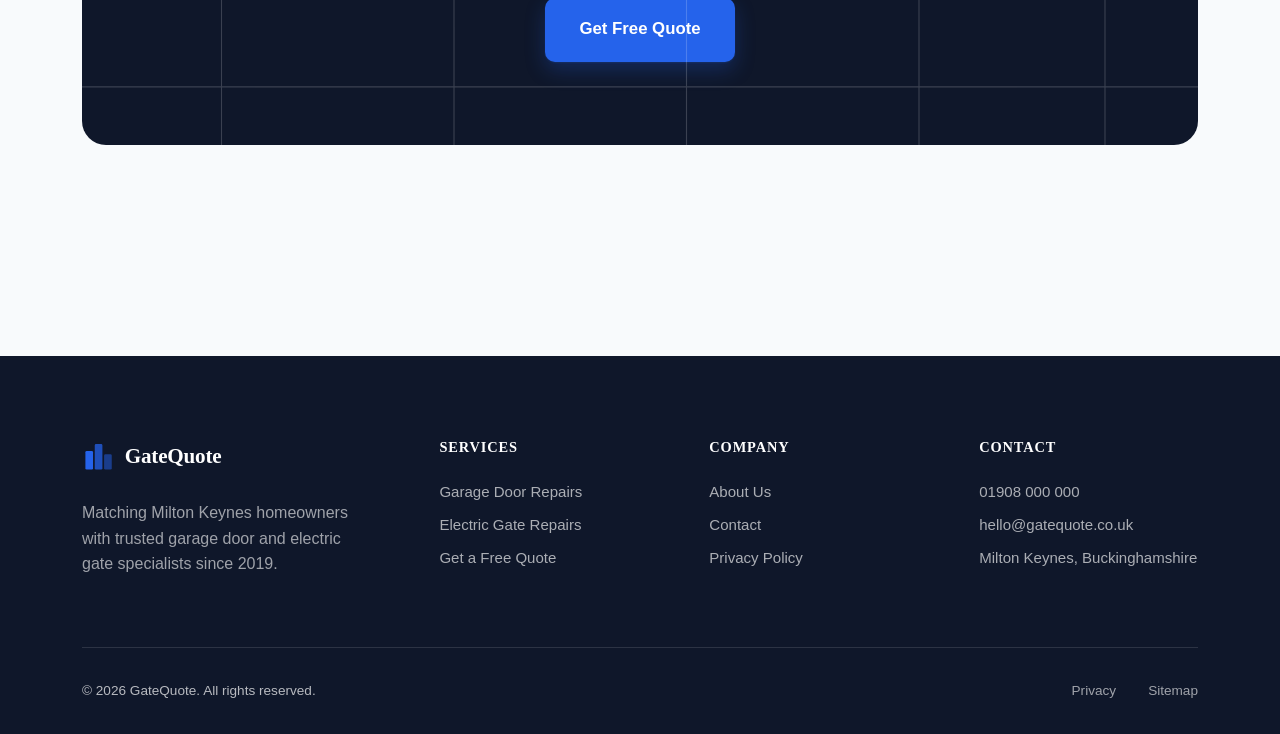
<file: garage-door-repairs.html>
<!DOCTYPE html>
<html lang="en-GB">
<head>
<meta charset="UTF-8">
<meta name="viewport" content="width=device-width, initial-scale=1.0">
<title>Garage Door Repairs in Milton Keynes | GateQuote</title>
<meta name="description" content="Free quotes from trusted garage door repair specialists in Milton Keynes. Springs, motors, panels and tracks fixed by vetted local engineers.">
<link rel="canonical" href="https://www.gatequote.co.uk/garage-door-repairs.html">

<meta property="og:type" content="website">
<meta property="og:site_name" content="GateQuote">
<meta property="og:title" content="Garage Door Repairs in Milton Keynes | GateQuote">
<meta property="og:description" content="Free quotes from trusted garage door repair specialists across Milton Keynes.">
<meta property="og:url" content="https://www.gatequote.co.uk/garage-door-repairs.html">
<meta property="og:image" content="https://www.gatequote.co.uk/images/og-cover.png">

<meta name="twitter:card" content="summary_large_image">
<meta name="twitter:title" content="Garage Door Repairs in Milton Keynes | GateQuote">
<meta name="twitter:description" content="Free quotes from trusted garage door repair specialists across Milton Keynes.">
<meta name="twitter:image" content="https://www.gatequote.co.uk/images/og-cover.png">

<link rel="icon" href="/favicon.ico" sizes="any">
<link rel="stylesheet" href="css/style.css">

<script type="application/ld+json">
{
  "@context": "https://schema.org",
  "@type": "Service",
  "serviceType": "Garage Door Repair",
  "provider": {
    "@type": "LocalBusiness",
    "name": "GateQuote",
    "address": { "@type": "PostalAddress", "addressLocality": "Milton Keynes", "addressRegion": "Buckinghamshire", "addressCountry": "GB" },
    "telephone": "+44-1908-000000"
  },
  "areaServed": { "@type": "City", "name": "Milton Keynes" }
}
</script>
</head>
<body>
<a class="skip-link" href="#main">Skip to content</a>

<header class="navbar">
  <div class="nav-inner">
    <a href="index.html" class="brand">
      <svg class="brand-mark" viewBox="0 0 40 40" fill="none" xmlns="http://www.w3.org/2000/svg" aria-hidden="true">
        <rect x="4" y="14" width="9" height="22" rx="1.5" fill="currentColor"/>
        <rect x="15" y="6" width="9" height="30" rx="1.5" fill="currentColor" opacity="0.75"/>
        <rect x="26" y="18" width="9" height="18" rx="1.5" fill="currentColor" opacity="0.5"/>
      </svg>
      GateQuote
    </a>
    <nav class="nav-links" aria-label="Primary">
      <a href="index.html">Home</a>
      <a href="garage-door-repairs.html" aria-current="page">Garage Doors</a>
      <a href="electric-gate-repairs.html">Electric Gates</a>
      <a href="about.html">About</a>
      <a href="contact.html">Contact</a>
    </nav>
    <div class="nav-actions">
      <a class="btn btn-primary nav-cta" href="#quote">Get Free Quote</a>
      <button class="burger" aria-label="Open menu" aria-expanded="false" aria-controls="mobile-panel">
        <span></span><span></span><span></span>
      </button>
    </div>
  </div>
</header>

<div class="mobile-panel" id="mobile-panel">
  <a href="index.html">Home</a>
  <a href="garage-door-repairs.html">Garage Doors</a>
  <a href="electric-gate-repairs.html">Electric Gates</a>
  <a href="about.html">About</a>
  <a href="contact.html">Contact</a>
  <a class="btn btn-primary btn-block" href="#quote">Get Free Quote</a>
</div>

<main id="main">

  <section class="page-hero">
    <div class="container page-hero-inner">
      <div class="breadcrumbs"><a href="index.html">Home</a><span>/</span><span>Garage Door Repairs</span></div>
      <p class="eyebrow">Garage door specialists</p>
      <h1>Garage Door Repairs in Milton Keynes</h1>
      <p class="lede">Stuck, noisy, or unresponsive garage door? We'll match you with vetted local specialists who repair springs, motors, panels and tracks across MK — often within a day or two.</p>
      <div class="hero-actions">
        <a href="#quote" class="btn btn-primary btn-lg">Get Free Quote</a>
        <a href="#problems" class="btn btn-secondary btn-lg">See Common Problems</a>
      </div>
    </div>
  </section>

  <!-- ============================= COMMON PROBLEMS ============================= -->
  <section class="section" id="problems">
    <div class="container split">
      <div class="reveal">
        <p class="eyebrow">Common problems</p>
        <h2>Symptoms our specialists see every week</h2>
        <p class="lede">Not sure what's actually wrong? Here's what most Milton Keynes call-outs turn out to be.</p>
      </div>
      <div class="problem-list reveal">
        <div class="problem-item">
          <div class="problem-icon"><svg viewBox="0 0 24 24" fill="none" stroke="currentColor" stroke-width="2" aria-hidden="true"><path d="M12 2a5 5 0 015 5c0 4-5 6-5 6s-5-2-5-6a5 5 0 015-5z"/><path d="M12 13v9"/></svg></div>
          <div><h4>Broken or worn springs</h4><p>The door feels unusually heavy, drops suddenly, or won't stay open on its own.</p></div>
        </div>
        <div class="problem-item">
          <div class="problem-icon"><svg viewBox="0 0 24 24" fill="none" stroke="currentColor" stroke-width="2" aria-hidden="true"><circle cx="12" cy="12" r="9"/><path d="M9 9l6 6M15 9l-6 6"/></svg></div>
          <div><h4>Motor or opener faults</h4><p>The remote works intermittently, the door reverses on its own, or nothing happens at all.</p></div>
        </div>
        <div class="problem-item">
          <div class="problem-icon"><svg viewBox="0 0 24 24" fill="none" stroke="currentColor" stroke-width="2" aria-hidden="true"><rect x="3" y="4" width="18" height="16" rx="2"/><path d="M3 10h18"/></svg></div>
          <div><h4>Dented or damaged panels</h4><p>Usually from a knock — often still repairable without replacing the whole door.</p></div>
        </div>
        <div class="problem-item">
          <div class="problem-icon"><svg viewBox="0 0 24 24" fill="none" stroke="currentColor" stroke-width="2" aria-hidden="true"><path d="M4 6h16M4 12h16M4 18h16"/></svg></div>
          <div><h4>Off-track or misaligned door</h4><p>Grinding, scraping, or the door catching partway through opening or closing.</p></div>
        </div>
      </div>
    </div>
  </section>

  <!-- ============================= PROCESS ============================= -->
  <section class="section section--alt">
    <div class="container split">
      <div class="process-list reveal">
        <div class="process-item">
          <div class="process-icon"><span style="font-family: var(--font-display); font-weight: 700;">1</span></div>
          <div><h4>Request your free quote</h4><p>Tell us your postcode and what's wrong — takes about a minute.</p></div>
        </div>
        <div class="process-item">
          <div class="process-icon"><span style="font-family: var(--font-display); font-weight: 700;">2</span></div>
          <div><h4>A local specialist gets in touch</h4><p>They'll ask a few questions and, where possible, arrange a visit.</p></div>
        </div>
        <div class="process-item">
          <div class="process-icon"><span style="font-family: var(--font-display); font-weight: 700;">3</span></div>
          <div><h4>Get a clear, itemised quote</h4><p>No jargon, no surprise call-out fees — just a straight price for the work.</p></div>
        </div>
        <div class="process-item">
          <div class="process-icon"><span style="font-family: var(--font-display); font-weight: 700;">4</span></div>
          <div><h4>Book in on your terms</h4><p>Only proceed if you're happy. There's never any obligation.</p></div>
        </div>
      </div>
      <div class="reveal" style="order: -1;">
        <p class="eyebrow">The repair process</p>
        <h2>What happens after you request a quote</h2>
        <p class="lede">Straightforward, from first message to finished repair.</p>
      </div>
    </div>
  </section>

  <!-- ============================= BENEFITS ============================= -->
  <section class="section">
    <div class="container">
      <div class="section-head section-head--center">
        <p class="eyebrow">Why book through GateQuote</p>
        <h2>Repairs done properly, by people who know MK</h2>
      </div>
      <div class="benefit-grid">
        <div class="benefit-item reveal">
          <div class="benefit-icon"><svg viewBox="0 0 24 24" fill="none" stroke="currentColor" stroke-width="2" aria-hidden="true"><path d="M13 2L3 14h7l-1 8 10-12h-7l1-8z"/></svg></div>
          <h4>Fast response</h4><p>Most requests answered same day.</p>
        </div>
        <div class="benefit-item reveal">
          <div class="benefit-icon"><svg viewBox="0 0 24 24" fill="none" stroke="currentColor" stroke-width="2" aria-hidden="true"><path d="M12 2l3 6.5 7 1-5.2 4.8L18 21l-6-3.6L6 21l1.2-6.7L2 9.5l7-1z"/></svg></div>
          <h4>Vetted specialists</h4><p>Insured, experienced local engineers.</p>
        </div>
        <div class="benefit-item reveal">
          <div class="benefit-icon"><svg viewBox="0 0 24 24" fill="none" stroke="currentColor" stroke-width="2" aria-hidden="true"><circle cx="12" cy="12" r="9"/><path d="M12 7v5l3 3"/></svg></div>
          <h4>No obligation</h4><p>Compare and decide in your own time.</p>
        </div>
        <div class="benefit-item reveal">
          <div class="benefit-icon"><svg viewBox="0 0 24 24" fill="none" stroke="currentColor" stroke-width="2" aria-hidden="true"><path d="M3 3v18h18"/><path d="M7 15l4-4 3 3 5-6"/></svg></div>
          <h4>Fair pricing</h4><p>Compare quotes before you commit.</p>
        </div>
        <div class="benefit-item reveal">
          <div class="benefit-icon"><svg viewBox="0 0 24 24" fill="none" stroke="currentColor" stroke-width="2" aria-hidden="true"><circle cx="12" cy="12" r="9"/><path d="M12 6v6l4 2"/></svg></div>
          <h4>Saves you time</h4><p>One request, not five phone calls.</p>
        </div>
      </div>
    </div>
  </section>

  <!-- ============================= QUOTE FORM ============================= -->
  <section class="section section--alt" id="quote">
    <div class="container">
      <div class="section-head section-head--center">
        <p class="eyebrow">Get started</p>
        <h2>Get Your Free Garage Door Quote</h2>
      </div>
      <div class="form-card reveal">
        <div class="form-success" role="status">
          <svg viewBox="0 0 24 24" fill="none" stroke="currentColor" stroke-width="2.4" aria-hidden="true"><path d="M20 6L9 17l-5-5"/></svg>
          <span>Thanks — your request has been sent. A local specialist will be in touch shortly.</span>
        </div>
        <form action="https://formspree.io/f/your-form-id" method="POST" data-validate novalidate>
          <div class="form-grid">
            <div class="form-field">
              <label for="gd-name">Full name</label>
              <input type="text" id="gd-name" name="name" required autocomplete="name">
              <span class="field-error"></span>
            </div>
            <div class="form-field">
              <label for="gd-phone">Phone number</label>
              <input type="tel" id="gd-phone" name="phone" required autocomplete="tel">
              <span class="field-error"></span>
            </div>
            <div class="form-field">
              <label for="gd-email">Email address</label>
              <input type="email" id="gd-email" name="email" required autocomplete="email">
              <span class="field-error"></span>
            </div>
            <div class="form-field">
              <label for="gd-postcode">Postcode</label>
              <input type="text" id="gd-postcode" name="postcode" required placeholder="e.g. MK9 3BN" autocomplete="postal-code">
              <span class="field-error"></span>
            </div>
            <div class="form-field form-field--full">
              <label for="gd-service">Service needed</label>
              <select id="gd-service" name="service" required>
                <option value="">Select a service</option>
                <option value="garage-door-repair" selected>Garage Door Repair</option>
                <option value="garage-door-installation">Garage Door Installation</option>
                <option value="other">Something else</option>
              </select>
              <span class="field-error"></span>
            </div>
            <div class="form-field form-field--full">
              <label for="gd-description">Tell us what's happening</label>
              <textarea id="gd-description" name="description" required placeholder="e.g. The door won't open past halfway and makes a grinding noise."></textarea>
              <span class="field-error"></span>
            </div>
            <div class="checkbox-field">
              <input type="checkbox" id="gd-consent" name="consent" required>
              <label for="gd-consent">I agree to the <a href="privacy.html">privacy policy</a> and consent to GateQuote sharing my details with matched specialists.</label>
            </div>
          </div>
          <span class="field-error" style="display:block; margin-bottom: 0.6rem;"></span>
          <button type="submit" class="btn btn-primary btn-lg btn-block" data-original-text="Get My Free Quotes">Get My Free Quotes</button>
        </form>
      </div>
    </div>
  </section>

  <!-- ============================= FAQ ============================= -->
  <section class="section">
    <div class="container">
      <div class="section-head section-head--center">
        <p class="eyebrow">Garage door FAQs</p>
        <h2>Questions we're asked most</h2>
      </div>
      <div class="accordion">
        <div class="accordion-item">
          <button class="accordion-trigger" aria-expanded="false">
            How much does a garage door repair usually cost?
            <svg class="icon-plus" viewBox="0 0 24 24" fill="none" stroke="currentColor" stroke-width="2.2" aria-hidden="true"><path d="M12 5v14M5 12h14"/></svg>
          </button>
          <div class="accordion-panel"><div class="accordion-panel-inner"><p>It depends entirely on the fault — a sensor adjustment costs far less than a spring or motor replacement. Request a free quote and a specialist will give you an itemised price before any work starts.</p></div></div>
        </div>
        <div class="accordion-item">
          <button class="accordion-trigger" aria-expanded="false">
            Can a damaged panel be repaired instead of replacing the whole door?
            <svg class="icon-plus" viewBox="0 0 24 24" fill="none" stroke="currentColor" stroke-width="2.2" aria-hidden="true"><path d="M12 5v14M5 12h14"/></svg>
          </button>
          <div class="accordion-panel"><div class="accordion-panel-inner"><p>Often, yes. Sectional doors in particular can usually have a single damaged panel replaced rather than the entire door — your specialist will advise honestly on what's needed.</p></div></div>
        </div>
        <div class="accordion-item">
          <button class="accordion-trigger" aria-expanded="false">
            Is it safe to use my garage door if a spring has snapped?
            <svg class="icon-plus" viewBox="0 0 24 24" fill="none" stroke="currentColor" stroke-width="2.2" aria-hidden="true"><path d="M12 5v14M5 12h14"/></svg>
          </button>
          <div class="accordion-panel"><div class="accordion-panel-inner"><p>No — stop using the door immediately and avoid forcing it manually. A snapped spring puts extra strain on the opener and cables, and can be dangerous. Request a quote and mention it's urgent.</p></div></div>
        </div>
        <div class="accordion-item">
          <button class="accordion-trigger" aria-expanded="false">
            Do specialists carry parts for most garage door brands?
            <svg class="icon-plus" viewBox="0 0 24 24" fill="none" stroke="currentColor" stroke-width="2.2" aria-hidden="true"><path d="M12 5v14M5 12h14"/></svg>
          </button>
          <div class="accordion-panel"><div class="accordion-panel-inner"><p>Most GateQuote specialists work across the major brands fitted in Milton Keynes new-builds and older properties alike, and can usually source parts quickly if needed.</p></div></div>
        </div>
      </div>
    </div>
  </section>

  <section class="section--tight">
    <div class="container">
      <div class="cta-band reveal">
        <div class="cta-band-grid" aria-hidden="true">
          <svg width="100%" height="100%" viewBox="0 0 1200 400" preserveAspectRatio="xMidYMid slice" xmlns="http://www.w3.org/2000/svg">
            <g stroke="#FFFFFF" stroke-width="1.2">
              <line x1="0" y1="80" x2="1200" y2="80"/><line x1="0" y1="200" x2="1200" y2="200"/><line x1="0" y1="320" x2="1200" y2="320"/>
              <line x1="150" y1="0" x2="150" y2="400"/><line x1="400" y1="0" x2="400" y2="400"/><line x1="650" y1="0" x2="650" y2="400"/><line x1="900" y1="0" x2="900" y2="400"/><line x1="1100" y1="0" x2="1100" y2="400"/>
            </g>
          </svg>
        </div>
        <h2>Garage door playing up?</h2>
        <p>Get matched with a trusted Milton Keynes specialist today.</p>
        <a href="#quote" class="btn btn-primary btn-lg">Get Free Quote</a>
      </div>
    </div>
  </section>

</main>

<footer class="site-footer">
  <div class="container">
    <div class="footer-grid">
      <div class="footer-brand">
        <a href="index.html" class="brand">
          <svg class="brand-mark" viewBox="0 0 40 40" fill="none" xmlns="http://www.w3.org/2000/svg" aria-hidden="true">
            <rect x="4" y="14" width="9" height="22" rx="1.5" fill="currentColor"/>
            <rect x="15" y="6" width="9" height="30" rx="1.5" fill="currentColor" opacity="0.75"/>
            <rect x="26" y="18" width="9" height="18" rx="1.5" fill="currentColor" opacity="0.5"/>
          </svg>
          GateQuote
        </a>
        <p>Matching Milton Keynes homeowners with trusted garage door and electric gate specialists since 2019.</p>
      </div>
      <div class="footer-col">
        <h4>Services</h4>
        <a href="garage-door-repairs.html">Garage Door Repairs</a>
        <a href="electric-gate-repairs.html">Electric Gate Repairs</a>
        <a href="index.html#quote">Get a Free Quote</a>
      </div>
      <div class="footer-col">
        <h4>Company</h4>
        <a href="about.html">About Us</a>
        <a href="contact.html">Contact</a>
        <a href="privacy.html">Privacy Policy</a>
      </div>
      <div class="footer-col">
        <h4>Contact</h4>
        <p>01908 000 000</p>
        <p>hello@gatequote.co.uk</p>
        <p>Milton Keynes, Buckinghamshire</p>
      </div>
    </div>
    <div class="footer-bottom">
      <span>&copy; <span id="year">2026</span> GateQuote. All rights reserved.</span>
      <div class="footer-legal"><a href="privacy.html">Privacy</a><a href="404.html">Sitemap</a></div>
    </div>
  </div>
</footer>

<script src="js/script.js"></script>
</body>
</html>
</file>
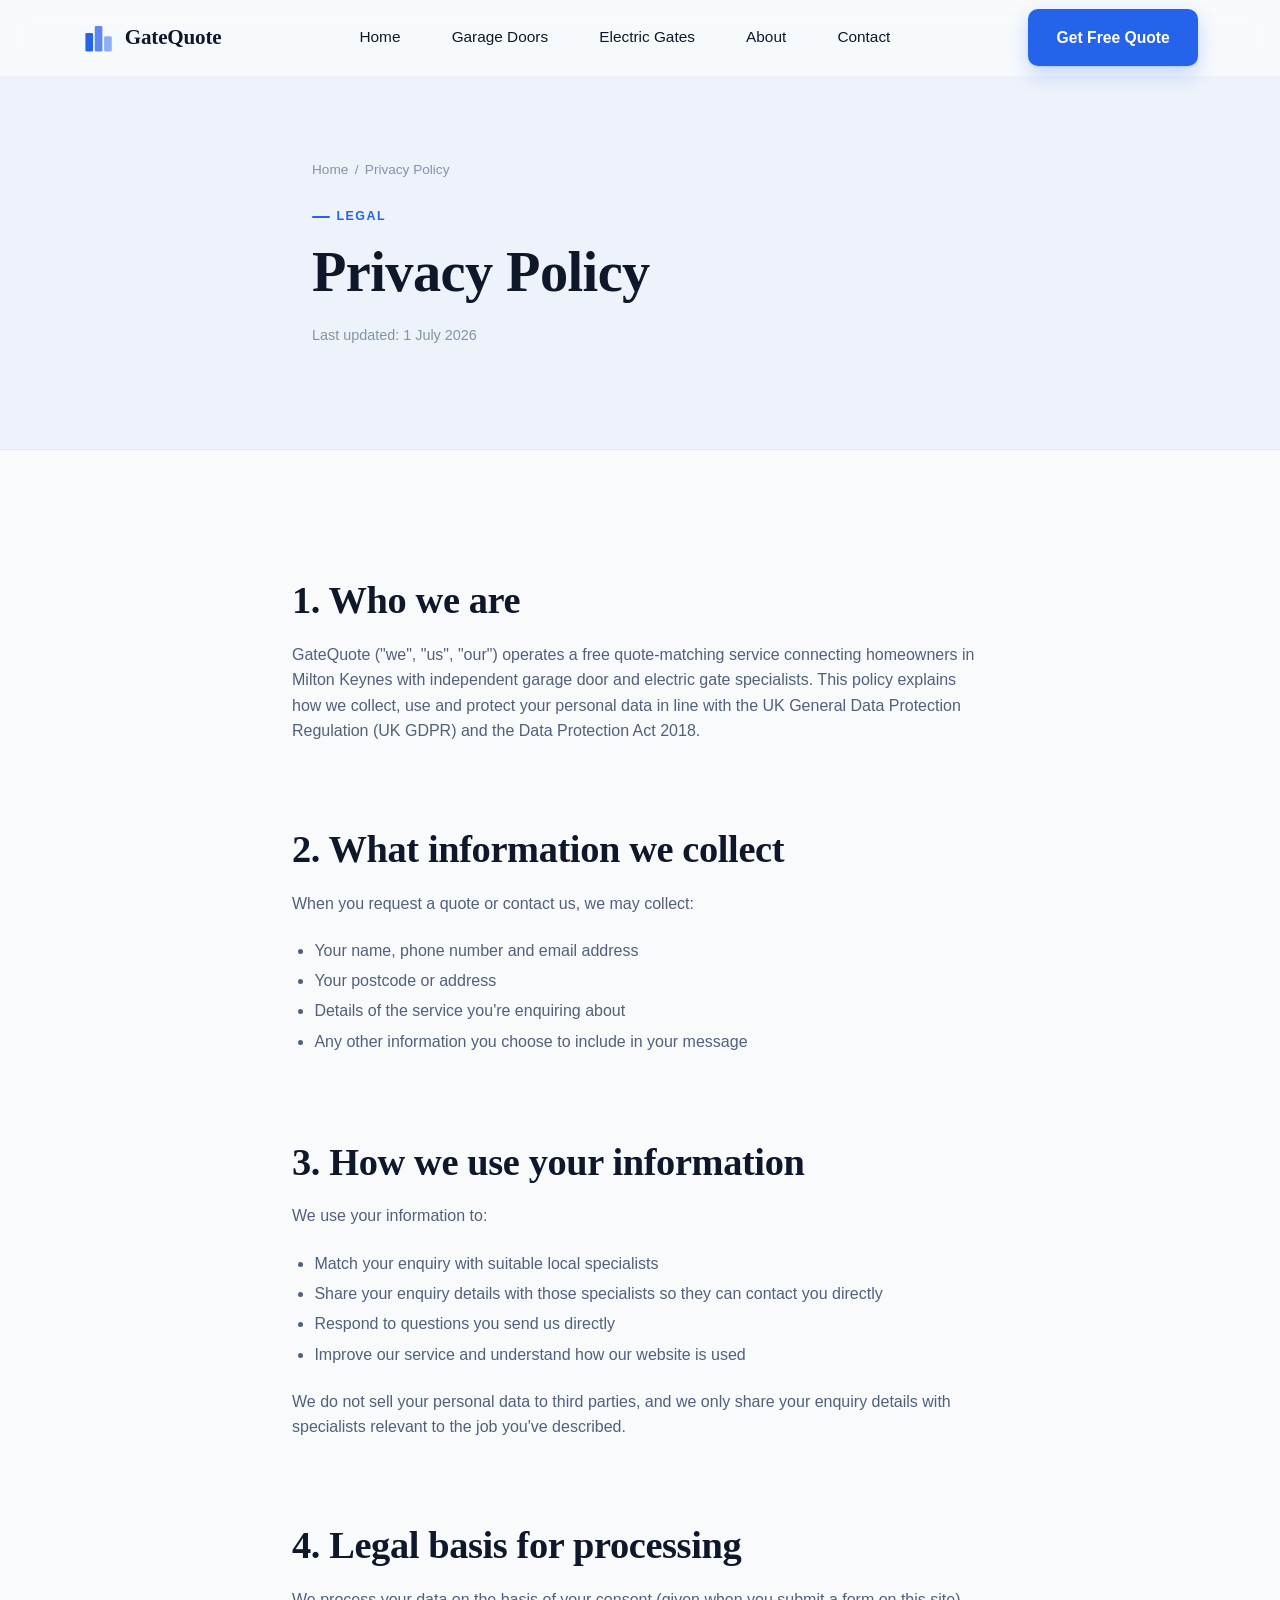
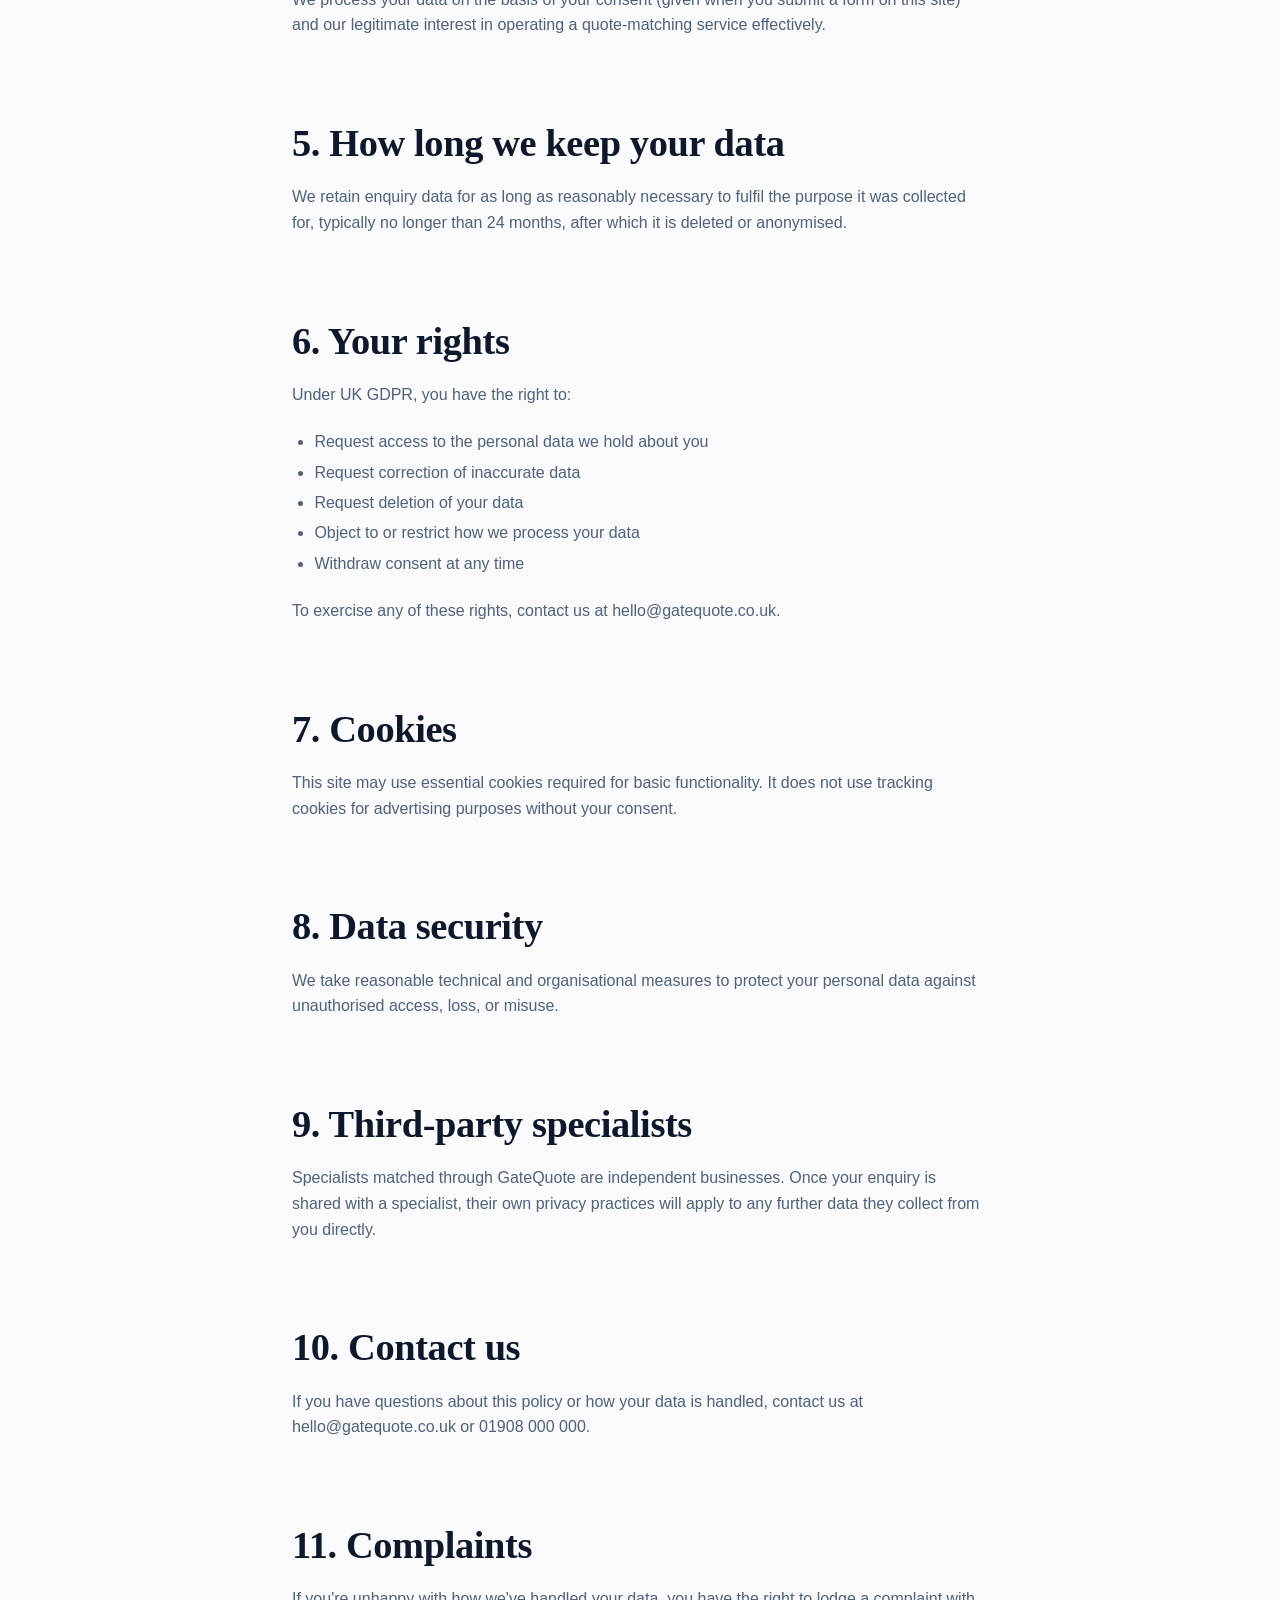
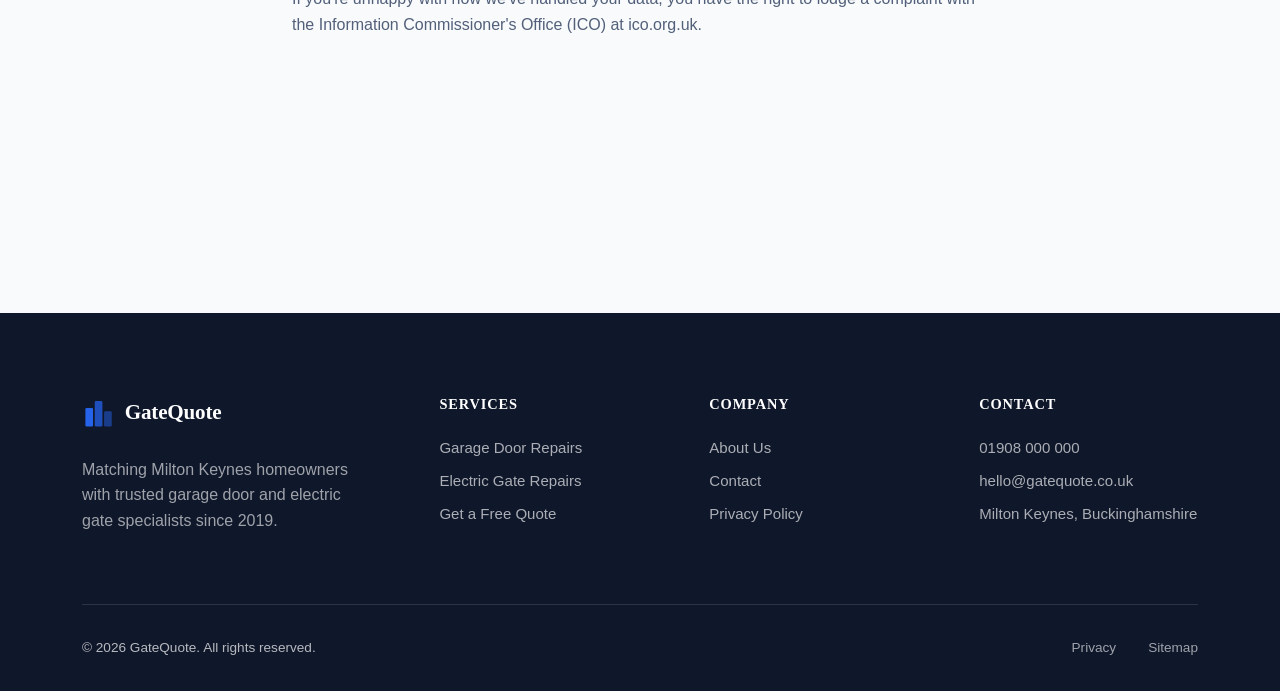
<file: privacy.html>
<!DOCTYPE html>
<html lang="en-GB">
<head>
<meta charset="UTF-8">
<meta name="viewport" content="width=device-width, initial-scale=1.0">
<title>Privacy Policy | GateQuote</title>
<meta name="description" content="Read GateQuote's privacy policy to understand how we collect, use and protect your personal data when you request a quote.">
<link rel="canonical" href="https://www.gatequote.co.uk/privacy.html">

<meta property="og:type" content="website">
<meta property="og:site_name" content="GateQuote">
<meta property="og:title" content="Privacy Policy | GateQuote">
<meta property="og:description" content="How GateQuote collects, uses and protects your personal data.">
<meta property="og:url" content="https://www.gatequote.co.uk/privacy.html">
<meta property="og:image" content="https://www.gatequote.co.uk/images/og-cover.png">

<meta name="twitter:card" content="summary_large_image">
<meta name="twitter:title" content="Privacy Policy | GateQuote">
<meta name="twitter:description" content="How GateQuote collects, uses and protects your personal data.">
<meta name="twitter:image" content="https://www.gatequote.co.uk/images/og-cover.png">

<link rel="icon" href="/favicon.ico" sizes="any">
<link rel="stylesheet" href="css/style.css">
</head>
<body>
<a class="skip-link" href="#main">Skip to content</a>

<header class="navbar">
  <div class="nav-inner">
    <a href="index.html" class="brand">
      <svg class="brand-mark" viewBox="0 0 40 40" fill="none" xmlns="http://www.w3.org/2000/svg" aria-hidden="true">
        <rect x="4" y="14" width="9" height="22" rx="1.5" fill="currentColor"/>
        <rect x="15" y="6" width="9" height="30" rx="1.5" fill="currentColor" opacity="0.75"/>
        <rect x="26" y="18" width="9" height="18" rx="1.5" fill="currentColor" opacity="0.5"/>
      </svg>
      GateQuote
    </a>
    <nav class="nav-links" aria-label="Primary">
      <a href="index.html">Home</a>
      <a href="garage-door-repairs.html">Garage Doors</a>
      <a href="electric-gate-repairs.html">Electric Gates</a>
      <a href="about.html">About</a>
      <a href="contact.html">Contact</a>
    </nav>
    <div class="nav-actions">
      <a class="btn btn-primary nav-cta" href="index.html#quote">Get Free Quote</a>
      <button class="burger" aria-label="Open menu" aria-expanded="false" aria-controls="mobile-panel">
        <span></span><span></span><span></span>
      </button>
    </div>
  </div>
</header>

<div class="mobile-panel" id="mobile-panel">
  <a href="index.html">Home</a>
  <a href="garage-door-repairs.html">Garage Doors</a>
  <a href="electric-gate-repairs.html">Electric Gates</a>
  <a href="about.html">About</a>
  <a href="contact.html">Contact</a>
  <a class="btn btn-primary btn-block" href="index.html#quote">Get Free Quote</a>
</div>

<main id="main">

  <section class="page-hero">
    <div class="container page-hero-inner">
      <div class="breadcrumbs"><a href="index.html">Home</a><span>/</span><span>Privacy Policy</span></div>
      <p class="eyebrow">Legal</p>
      <h1>Privacy Policy</h1>
      <p class="legal-updated">Last updated: 1 July 2026</p>
    </div>
  </section>

  <section class="section">
    <div class="container legal-content">
      <h2>1. Who we are</h2>
      <p>GateQuote ("we", "us", "our") operates a free quote-matching service connecting homeowners in Milton Keynes with independent garage door and electric gate specialists. This policy explains how we collect, use and protect your personal data in line with the UK General Data Protection Regulation (UK GDPR) and the Data Protection Act 2018.</p>

      <h2>2. What information we collect</h2>
      <p>When you request a quote or contact us, we may collect:</p>
      <ul>
        <li>Your name, phone number and email address</li>
        <li>Your postcode or address</li>
        <li>Details of the service you're enquiring about</li>
        <li>Any other information you choose to include in your message</li>
      </ul>

      <h2>3. How we use your information</h2>
      <p>We use your information to:</p>
      <ul>
        <li>Match your enquiry with suitable local specialists</li>
        <li>Share your enquiry details with those specialists so they can contact you directly</li>
        <li>Respond to questions you send us directly</li>
        <li>Improve our service and understand how our website is used</li>
      </ul>
      <p>We do not sell your personal data to third parties, and we only share your enquiry details with specialists relevant to the job you've described.</p>

      <h2>4. Legal basis for processing</h2>
      <p>We process your data on the basis of your consent (given when you submit a form on this site) and our legitimate interest in operating a quote-matching service effectively.</p>

      <h2>5. How long we keep your data</h2>
      <p>We retain enquiry data for as long as reasonably necessary to fulfil the purpose it was collected for, typically no longer than 24 months, after which it is deleted or anonymised.</p>

      <h2>6. Your rights</h2>
      <p>Under UK GDPR, you have the right to:</p>
      <ul>
        <li>Request access to the personal data we hold about you</li>
        <li>Request correction of inaccurate data</li>
        <li>Request deletion of your data</li>
        <li>Object to or restrict how we process your data</li>
        <li>Withdraw consent at any time</li>
      </ul>
      <p>To exercise any of these rights, contact us at hello@gatequote.co.uk.</p>

      <h2>7. Cookies</h2>
      <p>This site may use essential cookies required for basic functionality. It does not use tracking cookies for advertising purposes without your consent.</p>

      <h2>8. Data security</h2>
      <p>We take reasonable technical and organisational measures to protect your personal data against unauthorised access, loss, or misuse.</p>

      <h2>9. Third-party specialists</h2>
      <p>Specialists matched through GateQuote are independent businesses. Once your enquiry is shared with a specialist, their own privacy practices will apply to any further data they collect from you directly.</p>

      <h2>10. Contact us</h2>
      <p>If you have questions about this policy or how your data is handled, contact us at hello@gatequote.co.uk or 01908 000 000.</p>

      <h2>11. Complaints</h2>
      <p>If you're unhappy with how we've handled your data, you have the right to lodge a complaint with the Information Commissioner's Office (ICO) at ico.org.uk.</p>
    </div>
  </section>

</main>

<footer class="site-footer">
  <div class="container">
    <div class="footer-grid">
      <div class="footer-brand">
        <a href="index.html" class="brand">
          <svg class="brand-mark" viewBox="0 0 40 40" fill="none" xmlns="http://www.w3.org/2000/svg" aria-hidden="true">
            <rect x="4" y="14" width="9" height="22" rx="1.5" fill="currentColor"/>
            <rect x="15" y="6" width="9" height="30" rx="1.5" fill="currentColor" opacity="0.75"/>
            <rect x="26" y="18" width="9" height="18" rx="1.5" fill="currentColor" opacity="0.5"/>
          </svg>
          GateQuote
        </a>
        <p>Matching Milton Keynes homeowners with trusted garage door and electric gate specialists since 2019.</p>
      </div>
      <div class="footer-col">
        <h4>Services</h4>
        <a href="garage-door-repairs.html">Garage Door Repairs</a>
        <a href="electric-gate-repairs.html">Electric Gate Repairs</a>
        <a href="index.html#quote">Get a Free Quote</a>
      </div>
      <div class="footer-col">
        <h4>Company</h4>
        <a href="about.html">About Us</a>
        <a href="contact.html">Contact</a>
        <a href="privacy.html">Privacy Policy</a>
      </div>
      <div class="footer-col">
        <h4>Contact</h4>
        <p>01908 000 000</p>
        <p>hello@gatequote.co.uk</p>
        <p>Milton Keynes, Buckinghamshire</p>
      </div>
    </div>
    <div class="footer-bottom">
      <span>&copy; <span id="year">2026</span> GateQuote. All rights reserved.</span>
      <div class="footer-legal"><a href="privacy.html">Privacy</a><a href="404.html">Sitemap</a></div>
    </div>
  </div>
</footer>

<script src="js/script.js"></script>
</body>
</html>
</file>
<file: css/style.css>
/* ==========================================================================
   GateQuote — stylesheet
   A premium, trustworthy lead-generation site for Milton Keynes homeowners.
   Signature motif: Milton Keynes' famous grid-road layout, used as a quiet
   line-art pattern in the hero and section dividers. Headlines are set in
   a confident serif (the kind you'd see on an established local firm's
   signage) paired with a clean system sans for everything functional —
   deliberately not "one geometric sans for everything", to keep the site
   feeling like a real trade business rather than a generic SaaS template.
   ========================================================================== */

/* ---------------------------------------------------------------------
   1. Design tokens
   --------------------------------------------------------------------- */
:root {
  /* Brand palette (brief-specified) */
  --color-bg: #F8FAFC;
  --color-primary: #0F172A;
  --color-accent: #2563EB;
  --color-accent-dark: #1D4ED8;
  --color-success: #22C55E;

  /* Supporting neutrals, derived to sit alongside the brand colours */
  --color-surface: #FFFFFF;
  --color-surface-alt: #EEF2FA;
  --color-border: #E2E8F0;
  --color-text: #0F172A;
  --color-text-muted: #52607A;
  --color-text-faint: #8492AC;

  /* Typography — serif display for warmth/trust, system sans for clarity */
  --font-display: Georgia, 'Iowan Old Style', 'Palatino Linotype', 'Times New Roman', serif;
  --font-body: -apple-system, BlinkMacSystemFont, 'Segoe UI', Roboto, Helvetica, Arial, sans-serif;

  /* Spacing scale */
  --space-2xs: 0.4rem;
  --space-xs: 0.8rem;
  --space-sm: 1.2rem;
  --space-md: 2rem;
  --space-lg: 3.2rem;
  --space-xl: 5.2rem;
  --space-2xl: 8rem;

  /* Radii + shadows */
  --radius-sm: 10px;
  --radius-md: 16px;
  --radius-lg: 24px;
  --shadow-sm: 0 1px 2px rgba(15, 23, 42, 0.06), 0 1px 1px rgba(15, 23, 42, 0.04);
  --shadow-md: 0 8px 24px rgba(15, 23, 42, 0.08), 0 2px 6px rgba(15, 23, 42, 0.04);
  --shadow-lg: 0 24px 60px rgba(15, 23, 42, 0.14), 0 8px 20px rgba(15, 23, 42, 0.06);

  /* Layout */
  --container-width: 1180px;
  --nav-height: 76px;
  --transition: 220ms cubic-bezier(0.4, 0, 0.2, 1);
}

/* ---------------------------------------------------------------------
   2. Reset + base
   --------------------------------------------------------------------- */
*, *::before, *::after { box-sizing: border-box; }
html { scroll-behavior: smooth; }

@media (prefers-reduced-motion: reduce) {
  html { scroll-behavior: auto; }
  *, *::before, *::after {
    animation-duration: 0.01ms !important;
    animation-iteration-count: 1 !important;
    transition-duration: 0.01ms !important;
    scroll-behavior: auto !important;
  }
}

body {
  margin: 0;
  font-family: var(--font-body);
  color: var(--color-text);
  background: var(--color-bg);
  line-height: 1.6;
  -webkit-font-smoothing: antialiased;
  font-size: 16px;
}

img, svg { display: block; max-width: 100%; }

h1, h2, h3, h4 {
  font-family: var(--font-display);
  color: var(--color-primary);
  line-height: 1.15;
  margin: 0 0 var(--space-sm);
  font-weight: 700;
  letter-spacing: -0.01em;
}

h1 { font-size: clamp(2.4rem, 4.4vw, 4rem); }
h2 { font-size: clamp(1.9rem, 3vw, 2.7rem); }
h3 { font-size: 1.35rem; }
h4 { font-size: 1.1rem; }

p { margin: 0 0 var(--space-sm); color: var(--color-text-muted); }

a { color: var(--color-accent); text-decoration: none; }
a:hover { text-decoration: underline; }

ul { padding: 0; margin: 0; list-style: none; }

button { font-family: inherit; cursor: pointer; }

:focus-visible {
  outline: 3px solid var(--color-accent);
  outline-offset: 3px;
  border-radius: 4px;
}

.container {
  width: 100%;
  max-width: var(--container-width);
  margin: 0 auto;
  padding: 0 var(--space-md);
}

.section {
  padding: var(--space-2xl) 0;
}

.section--tight { padding: var(--space-xl) 0; }

.section--alt {
  background: var(--color-surface-alt);
}

.section-head {
  max-width: 640px;
  margin: 0 0 var(--space-lg);
}

.section-head--center {
  margin-left: auto;
  margin-right: auto;
  text-align: center;
}

.eyebrow {
  display: inline-flex;
  align-items: center;
  gap: var(--space-2xs);
  font-family: var(--font-body);
  font-size: 0.78rem;
  font-weight: 700;
  letter-spacing: 0.12em;
  text-transform: uppercase;
  color: var(--color-accent);
  margin-bottom: var(--space-xs);
}

.eyebrow::before {
  content: "";
  width: 18px;
  height: 2px;
  background: var(--color-accent);
  border-radius: 2px;
}

.lede {
  font-size: 1.15rem;
  color: var(--color-text-muted);
  max-width: 60ch;
}

/* ---------------------------------------------------------------------
   3. Buttons
   --------------------------------------------------------------------- */
.btn {
  display: inline-flex;
  align-items: center;
  justify-content: center;
  gap: var(--space-2xs);
  font-family: var(--font-body);
  font-weight: 600;
  font-size: 0.98rem;
  padding: 0.95rem 1.7rem;
  border-radius: var(--radius-sm);
  border: 1px solid transparent;
  transition: transform var(--transition), box-shadow var(--transition), background var(--transition), border-color var(--transition);
  white-space: nowrap;
}

.btn:hover { text-decoration: none; }

.btn-primary {
  background: var(--color-accent);
  color: #fff;
  box-shadow: 0 1px 2px rgba(37, 99, 235, 0.15), 0 8px 20px rgba(37, 99, 235, 0.25);
}

.btn-primary:hover {
  background: var(--color-accent-dark);
  transform: translateY(-2px);
  box-shadow: 0 4px 10px rgba(37, 99, 235, 0.2), 0 14px 28px rgba(37, 99, 235, 0.28);
}

.btn-secondary {
  background: transparent;
  color: var(--color-primary);
  border-color: var(--color-border);
}

.btn-secondary:hover {
  border-color: var(--color-primary);
  transform: translateY(-2px);
  box-shadow: var(--shadow-sm);
}

.btn-light {
  background: #fff;
  color: var(--color-primary);
}

.btn-light:hover { transform: translateY(-2px); box-shadow: var(--shadow-md); }

.btn-block { width: 100%; }

.btn-lg { padding: 1.1rem 2.1rem; font-size: 1.05rem; }

/* ---------------------------------------------------------------------
   4. Navigation
   --------------------------------------------------------------------- */
.navbar {
  position: sticky;
  top: 0;
  z-index: 100;
  height: var(--nav-height);
  display: flex;
  align-items: center;
  background: rgba(248, 250, 252, 0.78);
  backdrop-filter: saturate(180%) blur(14px);
  -webkit-backdrop-filter: saturate(180%) blur(14px);
  border-bottom: 1px solid transparent;
  transition: border-color var(--transition), box-shadow var(--transition), background var(--transition);
}

.navbar.is-scrolled {
  border-bottom-color: var(--color-border);
  box-shadow: 0 1px 0 rgba(15, 23, 42, 0.02);
  background: rgba(248, 250, 252, 0.92);
}

.nav-inner {
  width: 100%;
  max-width: var(--container-width);
  margin: 0 auto;
  padding: 0 var(--space-md);
  display: flex;
  align-items: center;
  justify-content: space-between;
  gap: var(--space-md);
}

.brand {
  display: inline-flex;
  align-items: center;
  gap: 0.55rem;
  font-family: var(--font-display);
  font-weight: 700;
  font-size: 1.32rem;
  color: var(--color-primary);
  letter-spacing: -0.01em;
}

.brand:hover { text-decoration: none; }

.brand-mark {
  width: 34px;
  height: 34px;
  color: var(--color-accent);
}

.nav-links {
  display: flex;
  align-items: center;
  gap: var(--space-lg);
}

.nav-links a {
  color: var(--color-primary);
  font-weight: 500;
  font-size: 0.96rem;
  position: relative;
  padding: 6px 0;
}

.nav-links a:hover { text-decoration: none; color: var(--color-accent); }

.nav-links a::after {
  content: "";
  position: absolute;
  left: 0; right: 0; bottom: -2px;
  height: 2px;
  background: var(--color-accent);
  transform: scaleX(0);
  transform-origin: right;
  transition: transform var(--transition);
}

.nav-links a:hover::after,
.nav-links a[aria-current="page"]::after {
  transform: scaleX(1);
  transform-origin: left;
}

.nav-links a[aria-current="page"] { color: var(--color-accent); }

.nav-actions { display: flex; align-items: center; gap: var(--space-sm); }

.nav-cta { display: inline-flex; }

/* Burger */
.burger {
  display: none;
  flex-direction: column;
  justify-content: center;
  gap: 5px;
  width: 42px;
  height: 42px;
  border: 1px solid var(--color-border);
  border-radius: var(--radius-sm);
  background: #fff;
  align-items: center;
}

.burger span {
  width: 18px;
  height: 2px;
  background: var(--color-primary);
  border-radius: 2px;
  transition: transform var(--transition), opacity var(--transition);
}

.burger.is-active span:nth-child(1) { transform: translateY(7px) rotate(45deg); }
.burger.is-active span:nth-child(2) { opacity: 0; }
.burger.is-active span:nth-child(3) { transform: translateY(-7px) rotate(-45deg); }

.mobile-panel {
  display: none;
  position: fixed;
  inset: var(--nav-height) 0 0 0;
  background: var(--color-bg);
  z-index: 99;
  padding: var(--space-lg) var(--space-md);
  overflow-y: auto;
}

.mobile-panel.is-open { display: block; animation: fadeIn 200ms ease; }

.mobile-panel a {
  display: block;
  font-family: var(--font-display);
  font-size: 1.6rem;
  color: var(--color-primary);
  padding: var(--space-sm) 0;
  border-bottom: 1px solid var(--color-border);
}

.mobile-panel a:hover { text-decoration: none; color: var(--color-accent); }

.mobile-panel .btn { margin-top: var(--space-lg); }

@media (max-width: 900px) {
  .nav-links { display: none; }
  .burger { display: inline-flex; }
  .nav-actions .nav-cta { display: none; }
}

/* ---------------------------------------------------------------------
   5. Hero
   --------------------------------------------------------------------- */
.hero {
  position: relative;
  overflow: hidden;
  padding: var(--space-2xl) 0 var(--space-xl);
  background: var(--color-bg);
}

.hero-gridmap {
  position: absolute;
  inset: 0;
  z-index: 0;
  opacity: 0.55;
  pointer-events: none;
  mask-image: linear-gradient(to bottom, rgba(0,0,0,0.9), transparent 85%);
  -webkit-mask-image: linear-gradient(to bottom, rgba(0,0,0,0.9), transparent 85%);
}

.hero-inner {
  position: relative;
  z-index: 1;
  display: grid;
  grid-template-columns: 1.05fr 0.95fr;
  gap: var(--space-xl);
  align-items: center;
}

.hero-copy .eyebrow { color: var(--color-accent); }

.hero h1 { margin-bottom: var(--space-sm); }

.hero-actions {
  display: flex;
  gap: var(--space-sm);
  flex-wrap: wrap;
  margin: var(--space-md) 0;
}

.trust-row {
  display: flex;
  flex-wrap: wrap;
  align-items: center;
  gap: var(--space-md);
  margin-top: var(--space-md);
  padding-top: var(--space-md);
  border-top: 1px solid var(--color-border);
}

.trust-item {
  display: flex;
  align-items: center;
  gap: 0.5rem;
  font-size: 0.9rem;
  color: var(--color-text-muted);
  font-weight: 600;
}

.trust-item svg { width: 18px; height: 18px; color: var(--color-success); flex-shrink: 0; }

.stars { color: #F59E0B; letter-spacing: 2px; font-size: 1rem; }

.hero-visual {
  position: relative;
  display: flex;
  align-items: center;
  justify-content: center;
}

.hero-card {
  background: var(--color-surface);
  border: 1px solid var(--color-border);
  border-radius: var(--radius-lg);
  box-shadow: var(--shadow-lg);
  padding: var(--space-md);
  width: 100%;
  max-width: 420px;
  animation: floatUp 6s ease-in-out infinite;
}

.hero-card-glass {
  position: absolute;
  top: -18px;
  right: -18px;
  background: rgba(255,255,255,0.6);
  backdrop-filter: blur(10px);
  -webkit-backdrop-filter: blur(10px);
  border: 1px solid rgba(255,255,255,0.7);
  border-radius: var(--radius-md);
  box-shadow: var(--shadow-md);
  padding: var(--space-sm) var(--space-md);
  display: flex;
  align-items: center;
  gap: 0.6rem;
  font-size: 0.85rem;
  font-weight: 700;
  color: var(--color-primary);
}

.hero-card-glass svg { width: 20px; height: 20px; color: var(--color-success); }

@keyframes floatUp {
  0%, 100% { transform: translateY(0); }
  50% { transform: translateY(-10px); }
}

@media (max-width: 900px) {
  .hero-inner { grid-template-columns: 1fr; }
  .hero-visual { order: -1; }
  .hero-card { max-width: 100%; }
}

/* ---------------------------------------------------------------------
   6. How it works
   --------------------------------------------------------------------- */
.steps {
  display: grid;
  grid-template-columns: repeat(3, 1fr);
  gap: var(--space-md);
  position: relative;
}

.step-card {
  background: var(--color-surface);
  border: 1px solid var(--color-border);
  border-radius: var(--radius-lg);
  padding: var(--space-lg) var(--space-md);
  text-align: left;
  position: relative;
  transition: transform var(--transition), box-shadow var(--transition);
}

.step-card:hover { transform: translateY(-6px); box-shadow: var(--shadow-md); }

.step-number {
  display: inline-flex;
  align-items: center;
  justify-content: center;
  width: 46px;
  height: 46px;
  border-radius: 50%;
  background: var(--color-primary);
  color: #fff;
  font-family: var(--font-display);
  font-weight: 700;
  font-size: 1.1rem;
  margin-bottom: var(--space-md);
}

.step-connector {
  display: none;
  position: absolute;
  top: 50%;
  right: -28px;
  color: var(--color-border);
}

@media (min-width: 901px) {
  .step-card:not(:last-child) .step-connector { display: block; }
}

@media (max-width: 900px) {
  .steps { grid-template-columns: 1fr; }
}

/* ---------------------------------------------------------------------
   7. Services
   --------------------------------------------------------------------- */
.service-grid {
  display: grid;
  grid-template-columns: repeat(2, 1fr);
  gap: var(--space-md);
}

.service-card {
  background: var(--color-surface);
  border: 1px solid var(--color-border);
  border-radius: var(--radius-lg);
  padding: var(--space-lg);
  transition: transform var(--transition), box-shadow var(--transition), border-color var(--transition);
  display: flex;
  flex-direction: column;
}

.service-card:hover {
  transform: translateY(-6px);
  box-shadow: var(--shadow-md);
  border-color: rgba(37, 99, 235, 0.25);
}

.service-icon {
  width: 56px;
  height: 56px;
  border-radius: var(--radius-sm);
  background: var(--color-surface-alt);
  color: var(--color-accent);
  display: flex;
  align-items: center;
  justify-content: center;
  margin-bottom: var(--space-md);
}

.service-icon svg { width: 30px; height: 30px; }

.service-features {
  margin: var(--space-sm) 0 var(--space-md);
}

.service-features li {
  display: flex;
  align-items: flex-start;
  gap: 0.55rem;
  color: var(--color-text-muted);
  font-size: 0.95rem;
  padding: 0.3rem 0;
}

.service-features svg { width: 18px; height: 18px; color: var(--color-success); flex-shrink: 0; margin-top: 2px; }

.service-card .btn { margin-top: auto; align-self: flex-start; }

@media (max-width: 760px) {
  .service-grid { grid-template-columns: 1fr; }
}

/* ---------------------------------------------------------------------
   8. Benefits (icon grid)
   --------------------------------------------------------------------- */
.benefit-grid {
  display: grid;
  grid-template-columns: repeat(5, 1fr);
  gap: var(--space-md);
}

.benefit-item { text-align: center; }

.benefit-icon {
  width: 64px;
  height: 64px;
  border-radius: 50%;
  background: var(--color-surface);
  border: 1px solid var(--color-border);
  color: var(--color-accent);
  display: flex;
  align-items: center;
  justify-content: center;
  margin: 0 auto var(--space-sm);
  transition: transform var(--transition), background var(--transition);
}

.benefit-item:hover .benefit-icon {
  transform: translateY(-4px) scale(1.04);
  background: var(--color-primary);
  color: #fff;
}

.benefit-icon svg { width: 28px; height: 28px; }

.benefit-item h4 { margin-bottom: 0.2rem; }
.benefit-item p { font-size: 0.9rem; margin: 0; }

@media (max-width: 960px) {
  .benefit-grid { grid-template-columns: repeat(3, 1fr); }
}
@media (max-width: 600px) {
  .benefit-grid { grid-template-columns: repeat(2, 1fr); }
}

/* ---------------------------------------------------------------------
   9. Counters
   --------------------------------------------------------------------- */
.stat-row {
  display: grid;
  grid-template-columns: repeat(4, 1fr);
  gap: var(--space-md);
  text-align: center;
}

.stat-number {
  font-family: var(--font-display);
  font-size: clamp(2rem, 3.4vw, 2.8rem);
  font-weight: 700;
  color: var(--color-accent);
}

.stat-label {
  font-size: 0.88rem;
  color: var(--color-text-muted);
  font-weight: 600;
  text-transform: uppercase;
  letter-spacing: 0.05em;
}

@media (max-width: 760px) {
  .stat-row { grid-template-columns: repeat(2, 1fr); gap: var(--space-lg) var(--space-md); }
}

/* ---------------------------------------------------------------------
   10. Quote form
   --------------------------------------------------------------------- */
.form-card {
  background: var(--color-surface);
  border: 1px solid var(--color-border);
  border-radius: var(--radius-lg);
  box-shadow: var(--shadow-md);
  padding: var(--space-xl);
  max-width: 760px;
  margin: 0 auto;
}

.form-grid {
  display: grid;
  grid-template-columns: 1fr 1fr;
  gap: var(--space-sm) var(--space-md);
}

.form-field { display: flex; flex-direction: column; gap: 0.4rem; margin-bottom: var(--space-sm); }
.form-field--full { grid-column: 1 / -1; }

.form-field label {
  font-size: 0.85rem;
  font-weight: 700;
  color: var(--color-primary);
}

.form-field input,
.form-field select,
.form-field textarea {
  font-family: var(--font-body);
  font-size: 0.98rem;
  padding: 0.85rem 1rem;
  border: 1px solid var(--color-border);
  border-radius: var(--radius-sm);
  background: var(--color-bg);
  color: var(--color-text);
  transition: border-color var(--transition), box-shadow var(--transition), background var(--transition);
}

.form-field input:focus,
.form-field select:focus,
.form-field textarea:focus {
  outline: none;
  border-color: var(--color-accent);
  background: #fff;
  box-shadow: 0 0 0 4px rgba(37, 99, 235, 0.12);
}

.form-field textarea { resize: vertical; min-height: 110px; }

.field-error {
  font-size: 0.8rem;
  color: #DC2626;
  min-height: 1em;
}

.form-field.has-error input,
.form-field.has-error select,
.form-field.has-error textarea {
  border-color: #DC2626;
}

.checkbox-field {
  display: flex;
  align-items: flex-start;
  gap: 0.6rem;
  grid-column: 1 / -1;
  font-size: 0.9rem;
  color: var(--color-text-muted);
  margin-bottom: var(--space-sm);
}

.checkbox-field input { margin-top: 4px; width: 17px; height: 17px; accent-color: var(--color-accent); flex-shrink: 0; }

.form-success {
  display: none;
  align-items: center;
  gap: var(--space-sm);
  background: rgba(34, 197, 94, 0.08);
  border: 1px solid rgba(34, 197, 94, 0.35);
  color: #15803D;
  padding: var(--space-md);
  border-radius: var(--radius-md);
  font-weight: 600;
}

.form-success.is-visible { display: flex; animation: fadeIn 260ms ease; }
.form-success svg { width: 24px; height: 24px; flex-shrink: 0; }

@media (max-width: 700px) {
  .form-grid { grid-template-columns: 1fr; }
  .form-card { padding: var(--space-lg); }
}

/* ---------------------------------------------------------------------
   11. Testimonials
   --------------------------------------------------------------------- */
.testimonial-grid {
  display: grid;
  grid-template-columns: repeat(3, 1fr);
  gap: var(--space-md);
}

.testimonial-card {
  background: var(--color-surface);
  border: 1px solid var(--color-border);
  border-radius: var(--radius-lg);
  padding: var(--space-lg);
  transition: transform var(--transition), box-shadow var(--transition);
}

.testimonial-card:hover { transform: translateY(-4px); box-shadow: var(--shadow-md); }

.testimonial-stars { color: #F59E0B; margin-bottom: var(--space-sm); font-size: 0.95rem; letter-spacing: 2px; }

.testimonial-quote {
  font-family: var(--font-display);
  font-size: 1.08rem;
  color: var(--color-primary);
  margin-bottom: var(--space-md);
}

.testimonial-author { display: flex; align-items: center; gap: 0.7rem; }

.author-avatar {
  width: 40px;
  height: 40px;
  border-radius: 50%;
  background: var(--color-primary);
  color: #fff;
  display: flex;
  align-items: center;
  justify-content: center;
  font-weight: 700;
  font-family: var(--font-display);
  flex-shrink: 0;
}

.author-name { font-weight: 700; color: var(--color-primary); font-size: 0.92rem; }
.author-loc { font-size: 0.82rem; color: var(--color-text-faint); }

@media (max-width: 900px) {
  .testimonial-grid { grid-template-columns: 1fr; }
}

/* ---------------------------------------------------------------------
   12. FAQ accordion
   --------------------------------------------------------------------- */
.accordion { max-width: 780px; margin: 0 auto; }

.accordion-item {
  border-bottom: 1px solid var(--color-border);
}

.accordion-trigger {
  width: 100%;
  display: flex;
  align-items: center;
  justify-content: space-between;
  gap: var(--space-md);
  background: none;
  border: none;
  padding: var(--space-md) 0;
  text-align: left;
  font-family: var(--font-display);
  font-size: 1.08rem;
  font-weight: 700;
  color: var(--color-primary);
}

.accordion-trigger .icon-plus {
  width: 22px;
  height: 22px;
  flex-shrink: 0;
  color: var(--color-accent);
  transition: transform var(--transition);
}

.accordion-item.is-open .icon-plus { transform: rotate(45deg); }

.accordion-panel {
  max-height: 0;
  overflow: hidden;
  transition: max-height 300ms ease;
}

.accordion-panel-inner { padding-bottom: var(--space-md); }

.accordion-panel-inner p { margin: 0; }

/* ---------------------------------------------------------------------
   13. CTA band
   --------------------------------------------------------------------- */
.cta-band {
  background: var(--color-primary);
  border-radius: var(--radius-lg);
  padding: var(--space-xl);
  text-align: center;
  color: #fff;
  position: relative;
  overflow: hidden;
}

.cta-band h2 { color: #fff; }
.cta-band p { color: rgba(255,255,255,0.72); }

.cta-band .btn-primary {
  background: var(--color-accent);
}

.cta-band-grid {
  position: absolute;
  inset: 0;
  opacity: 0.18;
}

/* ---------------------------------------------------------------------
   14. Footer
   --------------------------------------------------------------------- */
.site-footer {
  background: var(--color-primary);
  color: rgba(255,255,255,0.7);
  padding: var(--space-xl) 0 var(--space-md);
  margin-top: var(--space-2xl);
}

.footer-grid {
  display: grid;
  grid-template-columns: 1.4fr 1fr 1fr 1fr;
  gap: var(--space-lg);
  padding-bottom: var(--space-lg);
  border-bottom: 1px solid rgba(255,255,255,0.12);
}

.footer-brand .brand { color: #fff; }
.footer-brand .brand-mark { color: var(--color-accent); }
.footer-brand p { color: rgba(255,255,255,0.6); margin-top: var(--space-sm); max-width: 32ch; }

.footer-col h4 { color: #fff; font-size: 0.9rem; text-transform: uppercase; letter-spacing: 0.06em; margin-bottom: var(--space-sm); }
.footer-col a, .footer-col p { color: rgba(255,255,255,0.65); display: block; font-size: 0.94rem; padding: 0.28rem 0; margin: 0; }
.footer-col a:hover { color: #fff; text-decoration: none; }

.footer-bottom {
  display: flex;
  align-items: center;
  justify-content: space-between;
  flex-wrap: wrap;
  gap: var(--space-sm);
  padding-top: var(--space-md);
  font-size: 0.85rem;
}

.footer-legal { display: flex; gap: var(--space-md); }
.footer-legal a { color: rgba(255,255,255,0.6); }
.footer-legal a:hover { color: #fff; }

@media (max-width: 860px) {
  .footer-grid { grid-template-columns: 1fr 1fr; }
}
@media (max-width: 540px) {
  .footer-grid { grid-template-columns: 1fr; }
  .footer-bottom { flex-direction: column; align-items: flex-start; }
}

/* ---------------------------------------------------------------------
   15. Inner page hero (service / about / contact)
   --------------------------------------------------------------------- */
.page-hero {
  padding: var(--space-xl) 0;
  background: var(--color-surface-alt);
  border-bottom: 1px solid var(--color-border);
  position: relative;
  overflow: hidden;
}

.page-hero-inner { position: relative; z-index: 1; max-width: 720px; }

.breadcrumbs {
  display: flex;
  gap: 0.4rem;
  font-size: 0.85rem;
  color: var(--color-text-faint);
  margin-bottom: var(--space-sm);
}

.breadcrumbs a { color: var(--color-text-faint); }
.breadcrumbs a:hover { color: var(--color-accent); }

/* ---------------------------------------------------------------------
   16. Two-column content blocks (problems / process)
   --------------------------------------------------------------------- */
.split {
  display: grid;
  grid-template-columns: 1fr 1fr;
  gap: var(--space-xl);
  align-items: center;
}

@media (max-width: 900px) {
  .split { grid-template-columns: 1fr; gap: var(--space-lg); }
}

.problem-list, .process-list { display: flex; flex-direction: column; gap: var(--space-md); }

.problem-item, .process-item {
  display: flex;
  gap: var(--space-sm);
  align-items: flex-start;
}

.problem-icon, .process-icon {
  width: 44px;
  height: 44px;
  border-radius: var(--radius-sm);
  background: var(--color-surface);
  border: 1px solid var(--color-border);
  color: var(--color-accent);
  display: flex;
  align-items: center;
  justify-content: center;
  flex-shrink: 0;
}

.problem-icon svg, .process-icon svg { width: 22px; height: 22px; }

.problem-item h4, .process-item h4 { margin-bottom: 0.2rem; }
.problem-item p, .process-item p { margin: 0; font-size: 0.95rem; }

/* ---------------------------------------------------------------------
   17. About page
   --------------------------------------------------------------------- */
.value-grid {
  display: grid;
  grid-template-columns: repeat(3, 1fr);
  gap: var(--space-md);
}

.value-card {
  background: var(--color-surface);
  border: 1px solid var(--color-border);
  border-radius: var(--radius-lg);
  padding: var(--space-lg);
}

@media (max-width: 860px) {
  .value-grid { grid-template-columns: 1fr; }
}

/* ---------------------------------------------------------------------
   18. Contact page
   --------------------------------------------------------------------- */
.contact-grid {
  display: grid;
  grid-template-columns: 1fr 1.15fr;
  gap: var(--space-xl);
  align-items: flex-start;
}

.contact-info-card {
  background: var(--color-surface);
  border: 1px solid var(--color-border);
  border-radius: var(--radius-lg);
  padding: var(--space-lg);
}

.contact-info-item {
  display: flex;
  gap: var(--space-sm);
  align-items: flex-start;
  padding: var(--space-sm) 0;
  border-bottom: 1px solid var(--color-border);
}

.contact-info-item:last-child { border-bottom: none; }

.contact-info-item svg { width: 22px; height: 22px; color: var(--color-accent); flex-shrink: 0; margin-top: 2px; }
.contact-info-item h4 { margin-bottom: 0.15rem; font-size: 0.98rem; }
.contact-info-item p { margin: 0; font-size: 0.92rem; }

@media (max-width: 900px) {
  .contact-grid { grid-template-columns: 1fr; }
}

/* ---------------------------------------------------------------------
   19. 404 page
   --------------------------------------------------------------------- */
.error-page {
  min-height: 70vh;
  display: flex;
  align-items: center;
  justify-content: center;
  text-align: center;
  padding: var(--space-2xl) var(--space-md);
}

.error-code {
  font-family: var(--font-display);
  font-size: clamp(4rem, 12vw, 8rem);
  color: var(--color-accent);
  font-weight: 700;
  line-height: 1;
}

/* ---------------------------------------------------------------------
   20. Legal page (privacy)
   --------------------------------------------------------------------- */
.legal-content { max-width: 760px; margin: 0 auto; }
.legal-content h2 { margin-top: var(--space-xl); }
.legal-content h2:first-child { margin-top: 0; }
.legal-content ul { list-style: disc; padding-left: 1.4em; margin-bottom: var(--space-sm); }
.legal-content li { color: var(--color-text-muted); padding: 0.15rem 0; }
.legal-updated { color: var(--color-text-faint); font-size: 0.9rem; }

/* ---------------------------------------------------------------------
   21. Scroll-reveal animation utility
   --------------------------------------------------------------------- */
.reveal {
  opacity: 0;
  transform: translateY(18px);
  transition: opacity 640ms ease, transform 640ms ease;
}

.reveal.is-visible {
  opacity: 1;
  transform: translateY(0);
}

@keyframes fadeIn {
  from { opacity: 0; }
  to { opacity: 1; }
}

/* ---------------------------------------------------------------------
   22. Misc responsive tidy-up
   --------------------------------------------------------------------- */
@media (max-width: 760px) {
  .section { padding: var(--space-xl) 0; }
  .stat-row { gap: var(--space-md); }
}

.skip-link {
  position: absolute;
  left: -999px;
  top: auto;
  background: var(--color-primary);
  color: #fff;
  padding: 0.8rem 1.2rem;
  border-radius: var(--radius-sm);
  z-index: 200;
}

.skip-link:focus {
  left: var(--space-md);
  top: var(--space-md);
}
</file>
